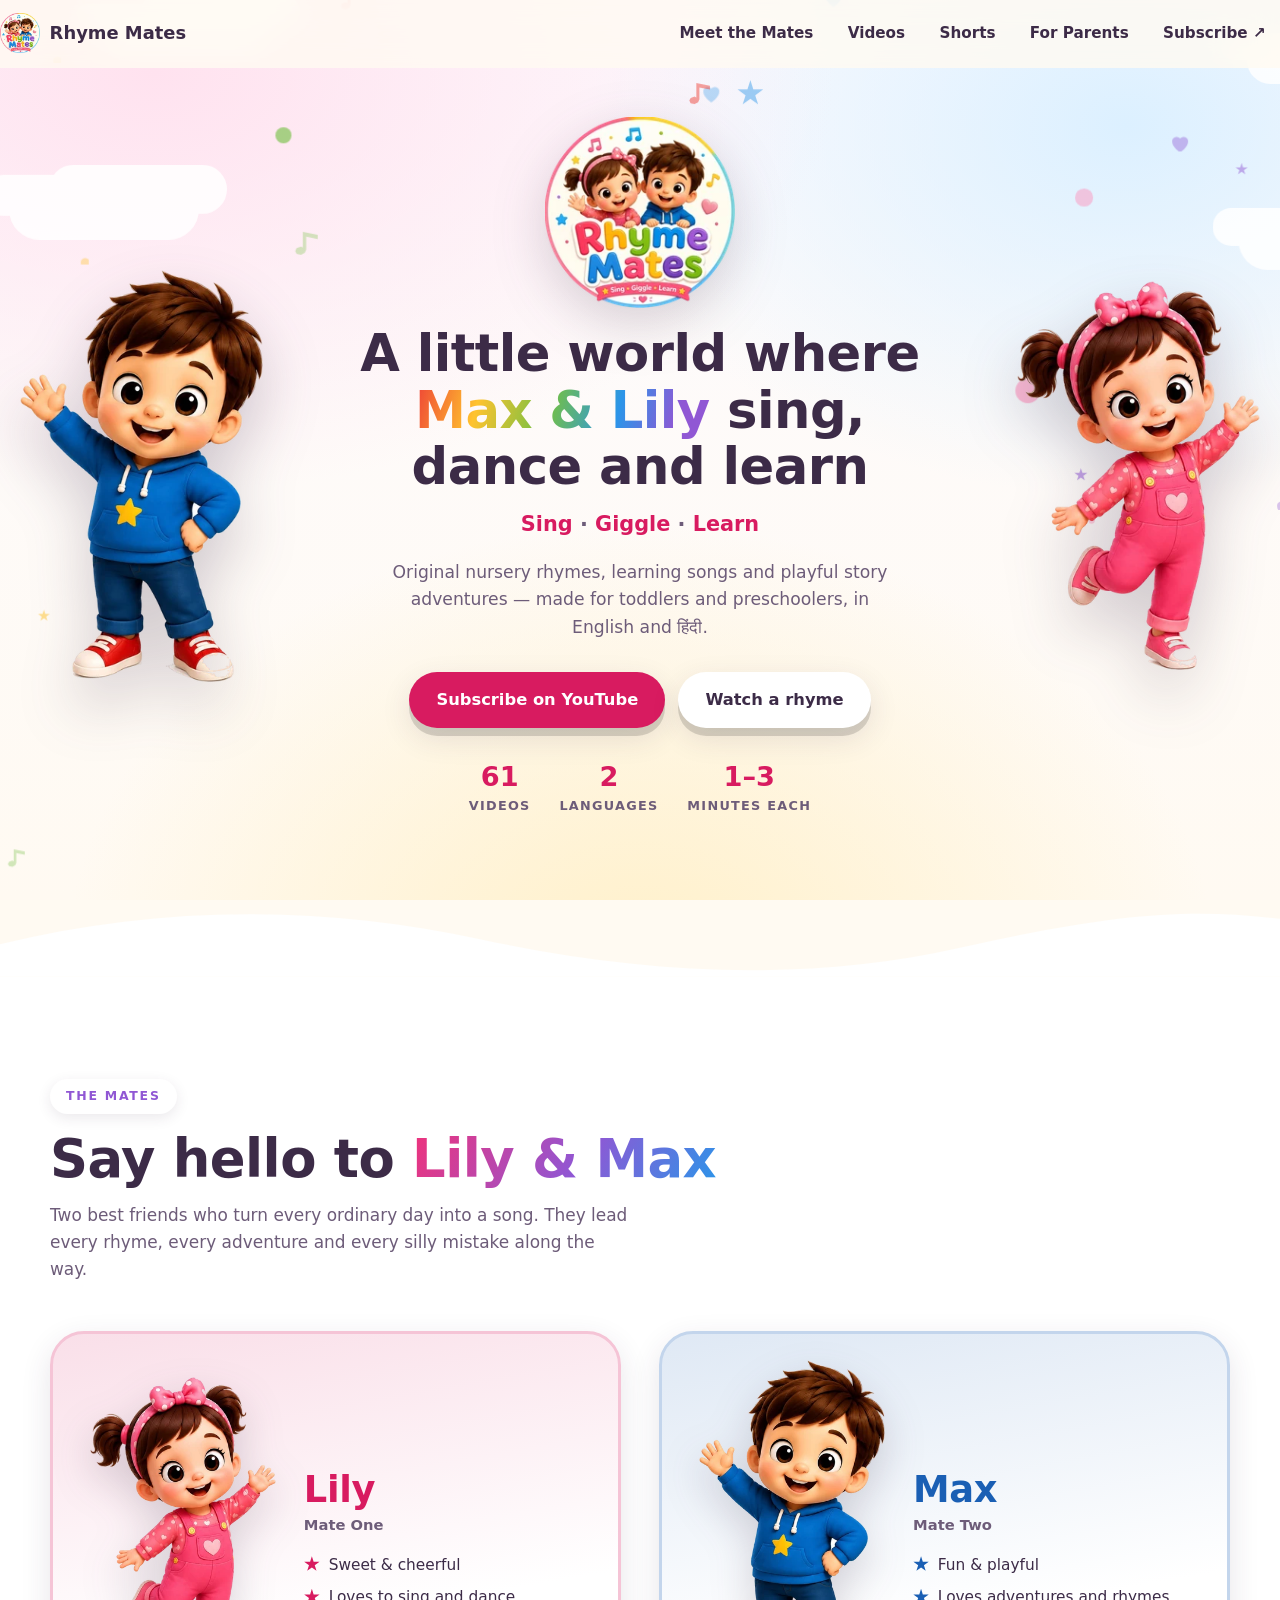
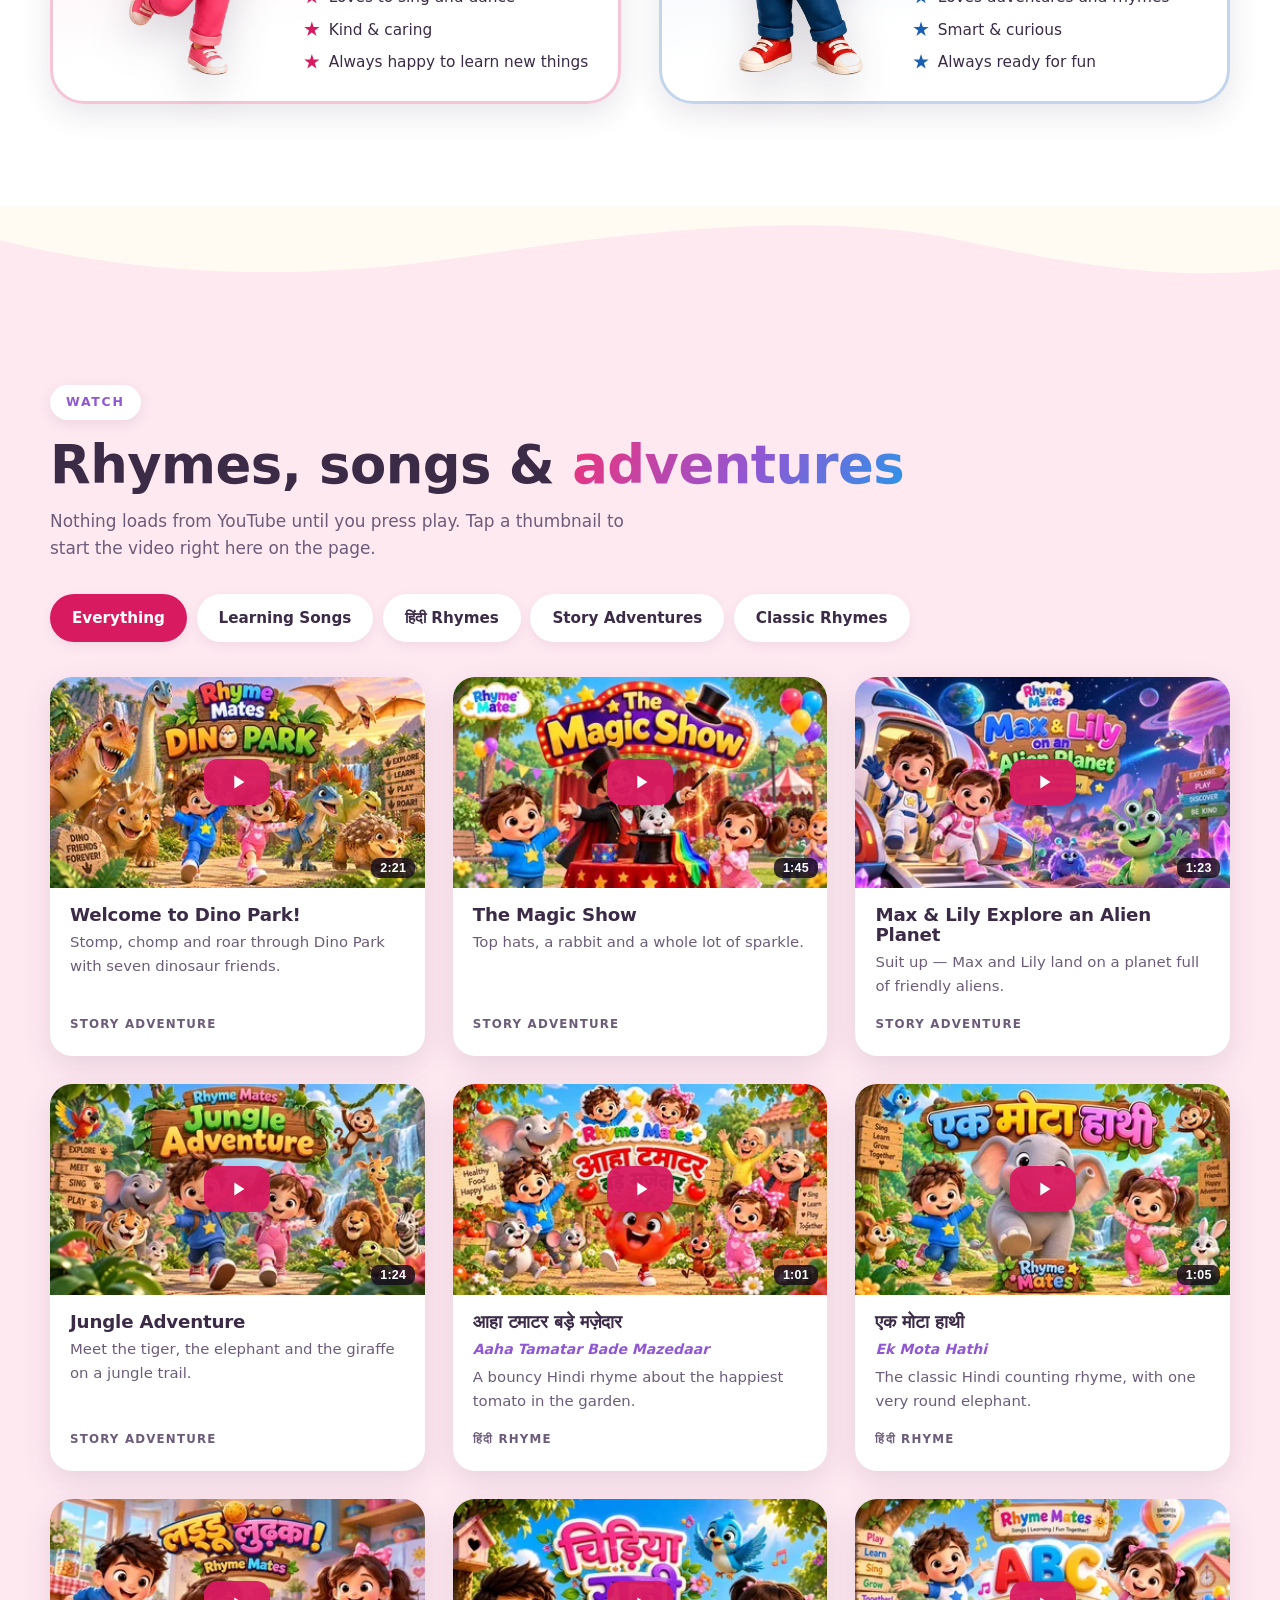
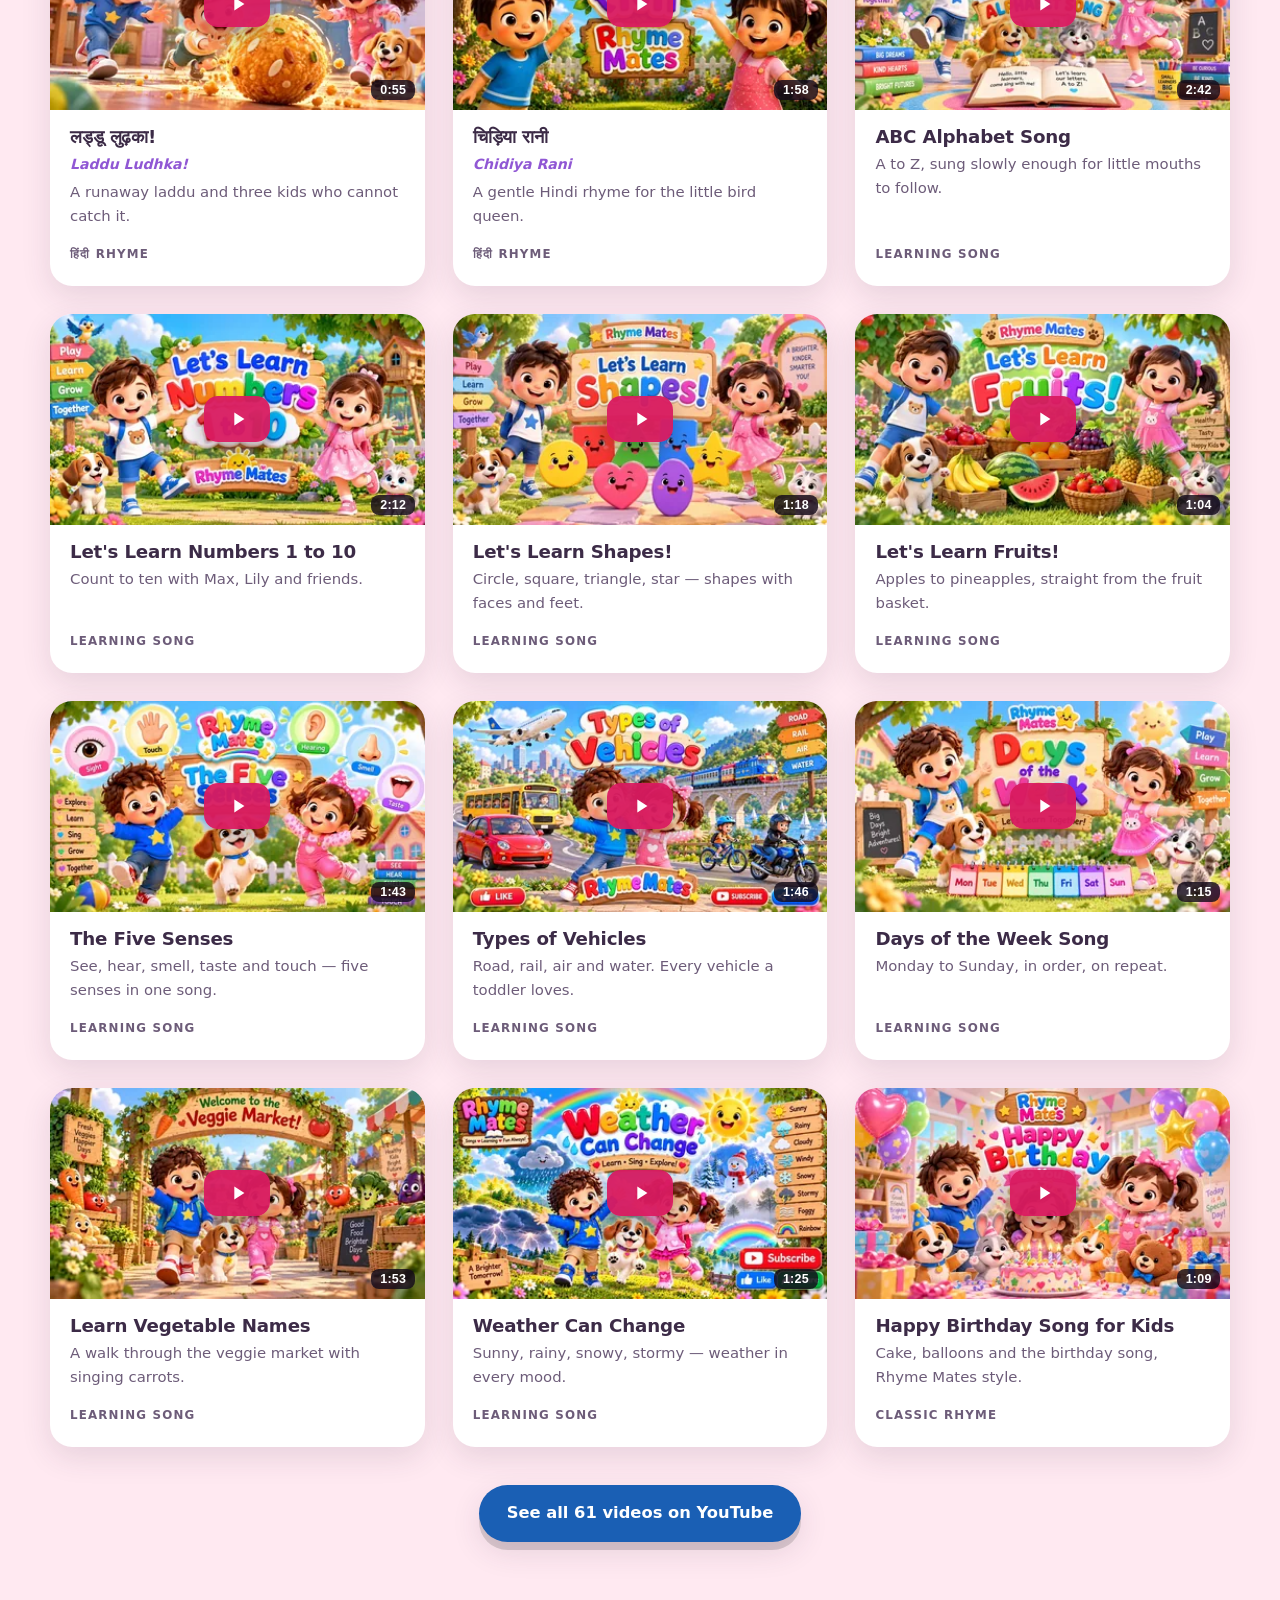
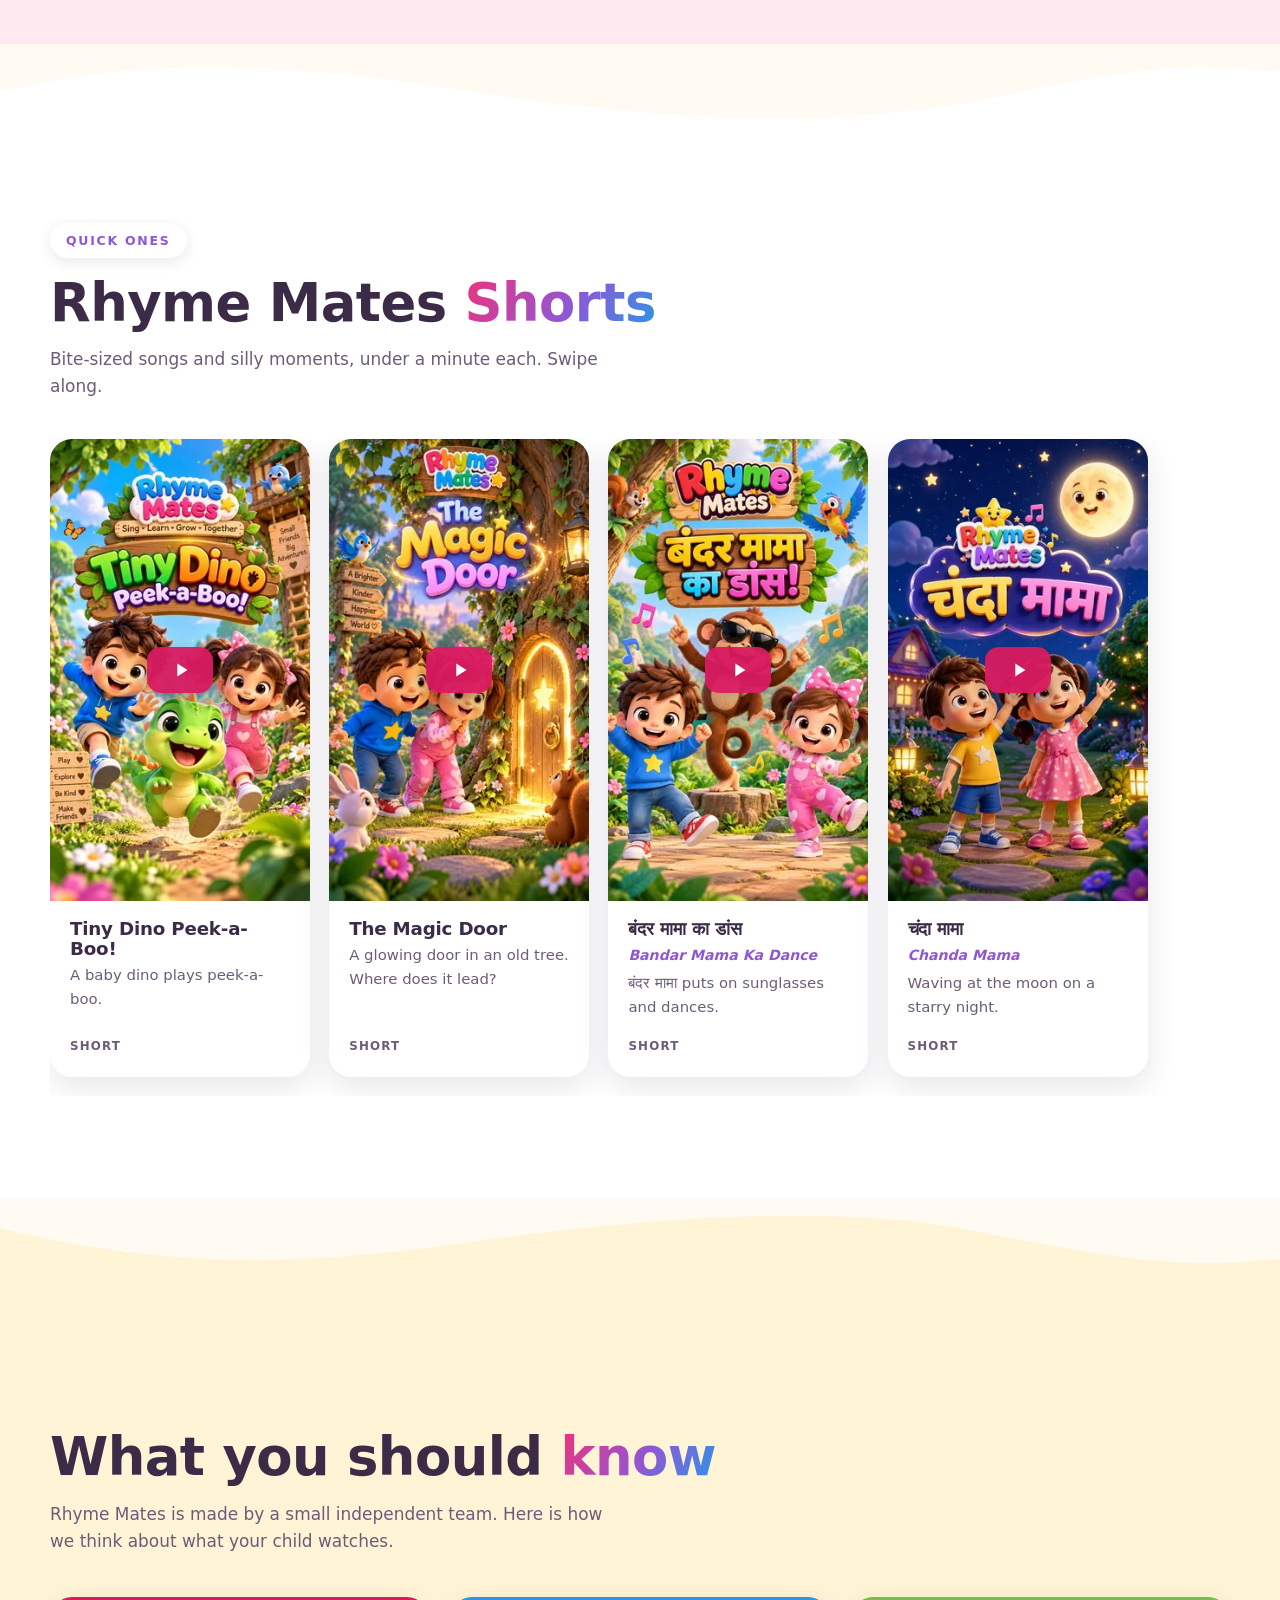
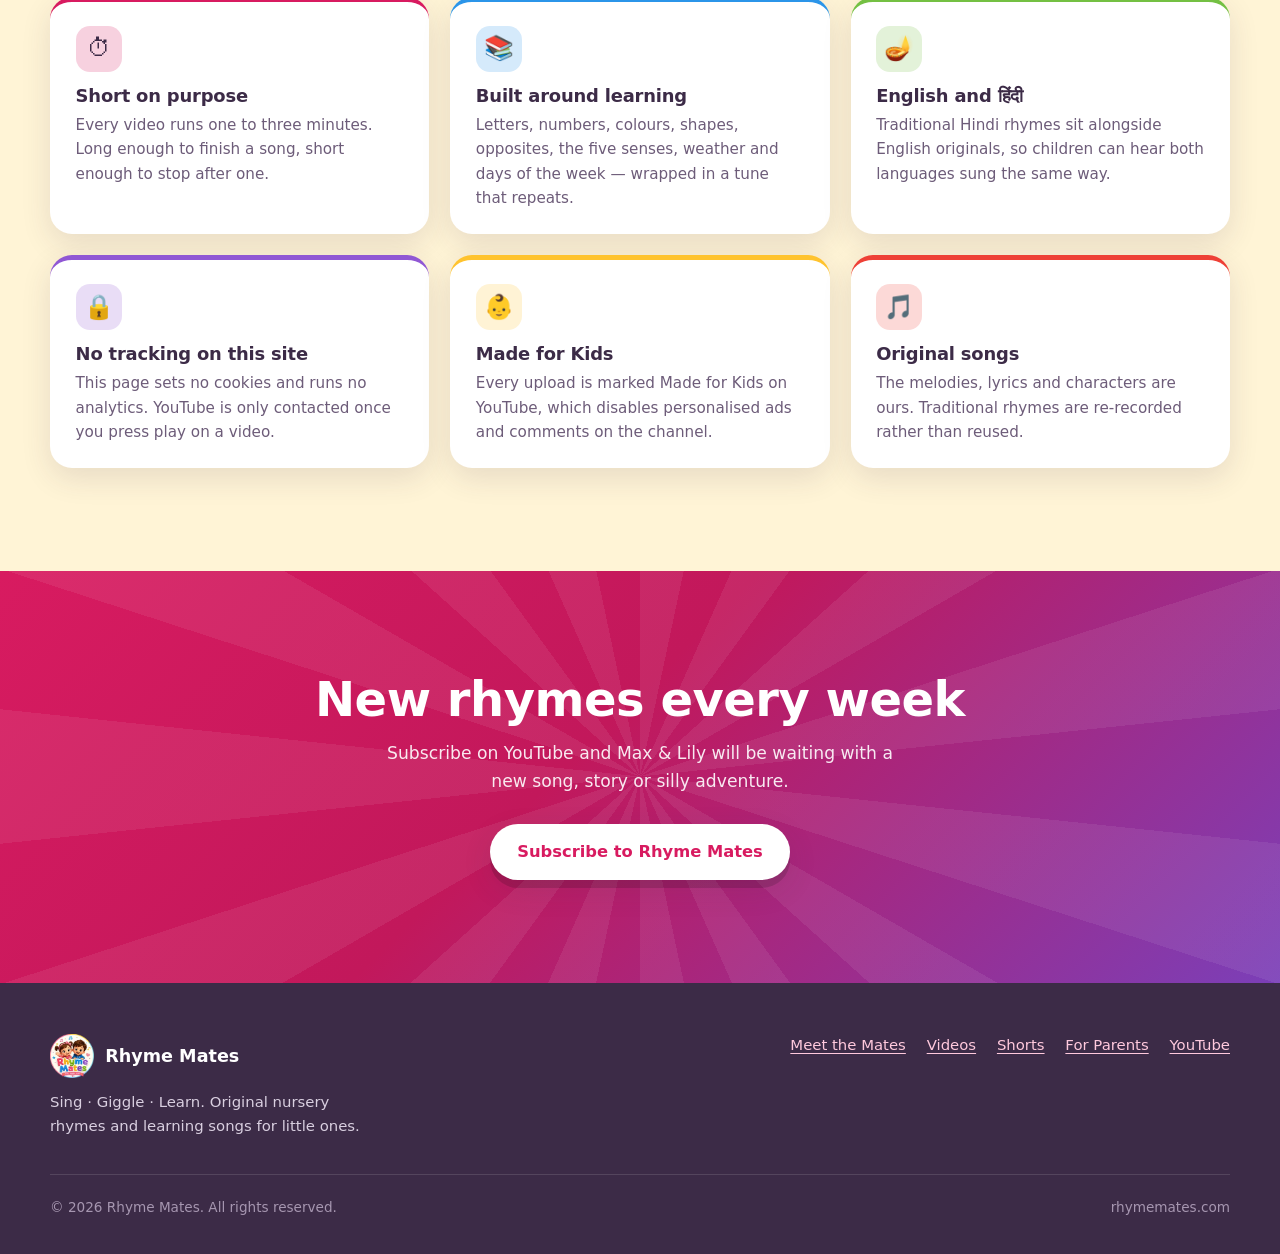
<file: docs/index.html>
<!doctype html>
<html lang="en">
<head>
<meta charset="utf-8">
<meta name="viewport" content="width=device-width, initial-scale=1">
<title>Rhyme Mates — Nursery Rhymes &amp; Learning Songs for Kids</title>
<meta name="description" content="Original nursery rhymes, kids' songs and playful story adventures with Max &amp; Lily. English and हिंदी rhymes for toddlers and preschoolers, one to three minutes long.">
<!-- Added by build_pages.py: GitHub Pages cannot send custom headers,
     so these travel in the document instead of site/_headers. -->
<meta name="referrer" content="strict-origin-when-cross-origin">
<meta http-equiv="Content-Security-Policy" content="default-src 'self'; img-src 'self' data:; style-src 'self' 'unsafe-inline'; script-src 'self'; frame-src https://www.youtube-nocookie.com https://www.youtube.com; base-uri 'self'; form-action 'none'">
<meta name="theme-color" content="#f0327a">
<link rel="canonical" href="https://rhymemates.com/">

<meta property="og:type" content="website">
<meta property="og:site_name" content="Rhyme Mates">
<meta property="og:title" content="Rhyme Mates — Nursery Rhymes &amp; Learning Songs for Kids">
<meta property="og:description" content="Sing, giggle and learn with Max &amp; Lily. Original rhymes and learning songs in English and हिंदी.">
<meta property="og:url" content="https://rhymemates.com/">
<meta property="og:image" content="https://rhymemates.com/assets/thumbs/dino-park-1600.jpg">
<meta property="og:image:alt" content="Max and Lily running through Dino Park with cartoon dinosaurs">
<meta name="twitter:card" content="summary_large_image">

<link rel="icon" href="favicon.svg" type="image/svg+xml">
<link rel="apple-touch-icon" href="assets/brand/logo.png">
<link rel="manifest" href="site.webmanifest">

<link rel="preload" as="image" href="assets/brand/logo-200.webp" fetchpriority="high">
<link rel="stylesheet" href="css/styles.css">
</head>

<body>
<a class="skip-link" href="#main">Skip to content</a>

<header class="nav" data-open="false">
  <div class="wrap nav__inner">
    <a class="nav__brand" href="#top">
      <img src="assets/brand/logo-128.webp" width="40" height="40" alt="" aria-hidden="true">
      <span>Rhyme&nbsp;Mates</span>
    </a>
    <button class="nav__toggle" type="button" aria-expanded="false" aria-controls="nav-links">
      <span></span><span></span><span></span>
      <span class="sr-only">Menu</span>
    </button>
    <ul class="nav__links" id="nav-links">
      <li><a href="#mates">Meet the Mates</a></li>
      <li><a href="#videos">Videos</a></li>
      <li><a href="#shorts">Shorts</a></li>
      <li><a href="#parents">For Parents</a></li>
      <li><a href="https://www.youtube.com/@RhymeMates?sub_confirmation=1" rel="noopener">Subscribe&nbsp;↗</a></li>
    </ul>
  </div>
</header>

<main id="main">

<!-- ====================================================== hero ========== -->
<section class="hero" id="top">
  <div class="hero__sky" aria-hidden="true"></div>

  <div class="hero__grid">
    <div class="hero__mate hero__mate--max">
      <img src="assets/brand/max-320.webp" srcset="assets/brand/max-200.webp 200w, assets/brand/max-320.webp 320w, assets/brand/max-480.webp 480w, assets/brand/max-700.webp 700w, assets/brand/max.webp 649w" sizes="(max-width: 560px) min(36vw, 150px), (max-width: 980px) min(34vw, 210px), clamp(150px, 19vw, 300px)" width="649" height="1100" alt="Max, a smiling boy in a blue hoodie with a yellow star, waving" fetchpriority="high">
    </div>

    <div class="hero__copy">
      <img class="hero__logo" src="assets/brand/logo-200.webp" srcset="assets/brand/logo-128.webp 128w, assets/brand/logo-200.webp 200w, assets/brand/logo-400.webp 400w, assets/brand/logo.webp 637w" sizes="clamp(124px, 15vw, 190px)" width="637" height="640" alt="Rhyme Mates" fetchpriority="high">
      <h1>A little world where <span>Max &amp; Lily</span> sing, dance and learn</h1>
      <p class="hero__tagline"><b>Sing</b> · <b>Giggle</b> · <b>Learn</b></p>
      <p class="hero__blurb">
        Original nursery rhymes, learning songs and playful story adventures —
        made for toddlers and preschoolers, in English and हिंदी.
      </p>
      <div class="hero__cta">
        <a class="btn" href="https://www.youtube.com/@RhymeMates?sub_confirmation=1" rel="noopener">
          Subscribe on YouTube
        </a>
        <a class="btn btn--ghost" href="#videos">Watch a rhyme</a>
      </div>
      <ul class="hero__stats">
        <li><b>61</b><span>Videos</span></li>
        <li><b>2</b><span>Languages</span></li>
        <li><b>1–3</b><span>Minutes each</span></li>
      </ul>
    </div>

    <div class="hero__mate hero__mate--lily">
      <img src="assets/brand/lily-320.webp" srcset="assets/brand/lily-200.webp 200w, assets/brand/lily-320.webp 320w, assets/brand/lily-480.webp 480w, assets/brand/lily-700.webp 700w, assets/brand/lily.webp 687w" sizes="(max-width: 560px) min(36vw, 150px), (max-width: 980px) min(34vw, 210px), clamp(150px, 19vw, 300px)" width="687" height="1100" alt="Lily, a smiling girl in pink dungarees with a polka-dot bow, waving" fetchpriority="high">
    </div>
  </div>
</section>

<svg class="wave wave--white" viewBox="0 0 1440 90" preserveAspectRatio="none" aria-hidden="true">
  <path d="M0 52c180-46 360-46 540-6s360 52 540 10 260-46 360-34v68H0Z"/>
</svg>

<!-- =================================================== meet the mates === -->
<section class="mates" id="mates">
  <div class="wrap">
    <p class="eyebrow" data-reveal>The Mates</p>
    <h2 class="section-title" data-reveal>Say hello to <em>Lily &amp; Max</em></h2>
    <p class="section-lede" data-reveal style="--d:80ms">
      Two best friends who turn every ordinary day into a song. They lead every
      rhyme, every adventure and every silly mistake along the way.
    </p>

    <div class="mates__grid">
      <article class="mate mate--lily" data-reveal>
        <figure class="mate__figure">
          <img src="assets/brand/lily-200.webp" srcset="assets/brand/lily-200.webp 200w, assets/brand/lily-320.webp 320w, assets/brand/lily-480.webp 480w, assets/brand/lily-700.webp 700w, assets/brand/lily.webp 687w" sizes="186px" width="687" height="1100" alt="Lily, in pink dungarees with a heart pocket and a polka-dot bow" loading="lazy">
        </figure>
        <div>
          <h3 class="mate__name">Lily</h3>
          <p class="mate__role">Mate One</p>
          <ul class="mate__traits">
            <li>Sweet &amp; cheerful</li>
            <li>Loves to sing and dance</li>
            <li>Kind &amp; caring</li>
            <li>Always happy to learn new things</li>
          </ul>
        </div>
      </article>

      <article class="mate mate--max" data-reveal style="--d:120ms">
        <figure class="mate__figure">
          <img src="assets/brand/max-200.webp" srcset="assets/brand/max-200.webp 200w, assets/brand/max-320.webp 320w, assets/brand/max-480.webp 480w, assets/brand/max-700.webp 700w, assets/brand/max.webp 649w" sizes="186px" width="649" height="1100" alt="Max, in a blue hoodie with a yellow star and red sneakers" loading="lazy">
        </figure>
        <div>
          <h3 class="mate__name">Max</h3>
          <p class="mate__role">Mate Two</p>
          <ul class="mate__traits">
            <li>Fun &amp; playful</li>
            <li>Loves adventures and rhymes</li>
            <li>Smart &amp; curious</li>
            <li>Always ready for fun</li>
          </ul>
        </div>
      </article>
    </div>
  </div>
</section>

<svg class="wave wave--pink" viewBox="0 0 1440 90" preserveAspectRatio="none" aria-hidden="true">
  <path d="M0 40c150 40 330 50 520 20s400-56 560-20 250 46 360 34v56H0Z"/>
</svg>

<!-- ======================================================= videos ======= -->
<section class="videos" id="videos">
  <div class="wrap">
    <p class="eyebrow" data-reveal>Watch</p>
    <h2 class="section-title" data-reveal>Rhymes, songs &amp; <em>adventures</em></h2>
    <p class="section-lede" data-reveal style="--d:80ms">
      Nothing loads from YouTube until you press play. Tap a thumbnail to start
      the video right here on the page.
    </p>

    <div class="filters" role="group" aria-label="Filter videos by category" data-reveal style="--d:140ms">
<!-- filters:start -->
<button class="filter" type="button" data-filter="all" aria-pressed="true">Everything</button><button class="filter" type="button" data-filter="learning" aria-pressed="false">Learning Songs</button><button class="filter" type="button" data-filter="hindi" aria-pressed="false">हिंदी Rhymes</button><button class="filter" type="button" data-filter="adventures" aria-pressed="false">Story Adventures</button><button class="filter" type="button" data-filter="rhymes" aria-pressed="false">Classic Rhymes</button>
<!-- filters:end -->
    </div>
    <p id="filter-status" class="sr-only" role="status" aria-live="polite"></p>

    <div class="grid">
<!-- videos:start -->
<article class="card" data-category="adventures" data-reveal style="--d:0ms"><button class="card__media" type="button" style="--lqip:url([data-uri])" data-video-id="REyv7l_L-R4" data-video-title="Welcome to Dino Park!" aria-label="Play Welcome to Dino Park!"><img src="assets/thumbs/dino-park-960.jpg" srcset="assets/thumbs/dino-park-360.webp 360w, assets/thumbs/dino-park-480.webp 480w, assets/thumbs/dino-park-960.webp 960w, assets/thumbs/dino-park-1600.webp 1600w" sizes="(max-width: 700px) 92vw, (max-width: 1100px) 46vw, 340px" alt="Thumbnail for Welcome to Dino Park!" loading="lazy" decoding="async" width="1600" height="900"><span class="card__play" aria-hidden="true"><svg viewBox="0 0 24 24" aria-hidden="true"><path d="M8 5v14l11-7z"/></svg></span><span class="card__badge">2:21</span></button><div class="card__body"><h3 class="card__title">Welcome to Dino Park!</h3><p class="card__blurb">Stomp, chomp and roar through Dino Park with seven dinosaur friends.</p><p class="card__tag">Story Adventure</p></div></article>
<article class="card" data-category="adventures" data-reveal style="--d:55ms"><button class="card__media" type="button" style="--lqip:url([data-uri])" data-video-id="tlJarRmFmt4" data-video-title="The Magic Show" aria-label="Play The Magic Show"><img src="assets/thumbs/the-magic-show-960.jpg" srcset="assets/thumbs/the-magic-show-360.webp 360w, assets/thumbs/the-magic-show-480.webp 480w, assets/thumbs/the-magic-show-960.webp 960w, assets/thumbs/the-magic-show-1600.webp 1600w" sizes="(max-width: 700px) 92vw, (max-width: 1100px) 46vw, 340px" alt="Thumbnail for The Magic Show" loading="lazy" decoding="async" width="1600" height="900"><span class="card__play" aria-hidden="true"><svg viewBox="0 0 24 24" aria-hidden="true"><path d="M8 5v14l11-7z"/></svg></span><span class="card__badge">1:45</span></button><div class="card__body"><h3 class="card__title">The Magic Show</h3><p class="card__blurb">Top hats, a rabbit and a whole lot of sparkle.</p><p class="card__tag">Story Adventure</p></div></article>
<article class="card" data-category="adventures" data-reveal style="--d:110ms"><button class="card__media" type="button" style="--lqip:url([data-uri])" data-video-id="3b1uMEpz51g" data-video-title="Max &amp; Lily Explore an Alien Planet" aria-label="Play Max &amp; Lily Explore an Alien Planet"><img src="assets/thumbs/alien-planet-960.jpg" srcset="assets/thumbs/alien-planet-360.webp 360w, assets/thumbs/alien-planet-480.webp 480w, assets/thumbs/alien-planet-960.webp 960w, assets/thumbs/alien-planet-1600.webp 1600w" sizes="(max-width: 700px) 92vw, (max-width: 1100px) 46vw, 340px" alt="Thumbnail for Max &amp; Lily Explore an Alien Planet" loading="lazy" decoding="async" width="1600" height="900"><span class="card__play" aria-hidden="true"><svg viewBox="0 0 24 24" aria-hidden="true"><path d="M8 5v14l11-7z"/></svg></span><span class="card__badge">1:23</span></button><div class="card__body"><h3 class="card__title">Max &amp; Lily Explore an Alien Planet</h3><p class="card__blurb">Suit up — Max and Lily land on a planet full of friendly aliens.</p><p class="card__tag">Story Adventure</p></div></article>
<article class="card" data-category="adventures" data-reveal style="--d:165ms"><button class="card__media" type="button" style="--lqip:url([data-uri])" data-video-id="-SALwVDtYSg" data-video-title="Jungle Adventure" aria-label="Play Jungle Adventure"><img src="assets/thumbs/jungle-adventure-960.jpg" srcset="assets/thumbs/jungle-adventure-360.webp 360w, assets/thumbs/jungle-adventure-480.webp 480w, assets/thumbs/jungle-adventure-960.webp 960w, assets/thumbs/jungle-adventure-1600.webp 1600w" sizes="(max-width: 700px) 92vw, (max-width: 1100px) 46vw, 340px" alt="Thumbnail for Jungle Adventure" loading="lazy" decoding="async" width="1600" height="900"><span class="card__play" aria-hidden="true"><svg viewBox="0 0 24 24" aria-hidden="true"><path d="M8 5v14l11-7z"/></svg></span><span class="card__badge">1:24</span></button><div class="card__body"><h3 class="card__title">Jungle Adventure</h3><p class="card__blurb">Meet the tiger, the elephant and the giraffe on a jungle trail.</p><p class="card__tag">Story Adventure</p></div></article>
<article class="card" data-category="hindi" data-reveal style="--d:220ms"><button class="card__media" type="button" style="--lqip:url([data-uri])" data-video-id="5Qfe-aw35bQ" data-video-title="आहा टमाटर बड़े मज़ेदार" aria-label="Play Aaha Tamatar Bade Mazedaar"><img src="assets/thumbs/aaha-tamatar-960.jpg" srcset="assets/thumbs/aaha-tamatar-360.webp 360w, assets/thumbs/aaha-tamatar-480.webp 480w, assets/thumbs/aaha-tamatar-960.webp 960w, assets/thumbs/aaha-tamatar-1600.webp 1600w" sizes="(max-width: 700px) 92vw, (max-width: 1100px) 46vw, 340px" alt="Thumbnail for आहा टमाटर बड़े मज़ेदार" loading="lazy" decoding="async" width="1600" height="900"><span class="card__play" aria-hidden="true"><svg viewBox="0 0 24 24" aria-hidden="true"><path d="M8 5v14l11-7z"/></svg></span><span class="card__badge">1:01</span></button><div class="card__body"><h3 class="card__title">आहा टमाटर बड़े मज़ेदार</h3><p class="card__roman">Aaha Tamatar Bade Mazedaar</p><p class="card__blurb">A bouncy Hindi rhyme about the happiest tomato in the garden.</p><p class="card__tag">हिंदी Rhyme</p></div></article>
<article class="card" data-category="hindi" data-reveal style="--d:275ms"><button class="card__media" type="button" style="--lqip:url([data-uri])" data-video-id="7t17zqyK_cI" data-video-title="एक मोटा हाथी" aria-label="Play Ek Mota Hathi"><img src="assets/thumbs/ek-mota-hathi-960.jpg" srcset="assets/thumbs/ek-mota-hathi-360.webp 360w, assets/thumbs/ek-mota-hathi-480.webp 480w, assets/thumbs/ek-mota-hathi-960.webp 960w, assets/thumbs/ek-mota-hathi-1600.webp 1600w" sizes="(max-width: 700px) 92vw, (max-width: 1100px) 46vw, 340px" alt="Thumbnail for एक मोटा हाथी" loading="lazy" decoding="async" width="1600" height="900"><span class="card__play" aria-hidden="true"><svg viewBox="0 0 24 24" aria-hidden="true"><path d="M8 5v14l11-7z"/></svg></span><span class="card__badge">1:05</span></button><div class="card__body"><h3 class="card__title">एक मोटा हाथी</h3><p class="card__roman">Ek Mota Hathi</p><p class="card__blurb">The classic Hindi counting rhyme, with one very round elephant.</p><p class="card__tag">हिंदी Rhyme</p></div></article>
<article class="card" data-category="hindi" data-reveal style="--d:330ms"><button class="card__media" type="button" style="--lqip:url([data-uri])" data-video-id="fm630W_F0pw" data-video-title="लड्डू लुढ़का!" aria-label="Play Laddu Ludhka!"><img src="assets/thumbs/laddu-ludhka-960.jpg" srcset="assets/thumbs/laddu-ludhka-360.webp 360w, assets/thumbs/laddu-ludhka-480.webp 480w, assets/thumbs/laddu-ludhka-960.webp 960w, assets/thumbs/laddu-ludhka-1600.webp 1600w" sizes="(max-width: 700px) 92vw, (max-width: 1100px) 46vw, 340px" alt="Thumbnail for लड्डू लुढ़का!" loading="lazy" decoding="async" width="1600" height="900"><span class="card__play" aria-hidden="true"><svg viewBox="0 0 24 24" aria-hidden="true"><path d="M8 5v14l11-7z"/></svg></span><span class="card__badge">0:55</span></button><div class="card__body"><h3 class="card__title">लड्डू लुढ़का!</h3><p class="card__roman">Laddu Ludhka!</p><p class="card__blurb">A runaway laddu and three kids who cannot catch it.</p><p class="card__tag">हिंदी Rhyme</p></div></article>
<article class="card" data-category="hindi" data-reveal style="--d:385ms"><button class="card__media" type="button" style="--lqip:url([data-uri])" data-video-id="l9dSf15yz2o" data-video-title="चिड़िया रानी" aria-label="Play Chidiya Rani"><img src="assets/thumbs/chidiya-rani-960.jpg" srcset="assets/thumbs/chidiya-rani-360.webp 360w, assets/thumbs/chidiya-rani-480.webp 480w, assets/thumbs/chidiya-rani-960.webp 960w, assets/thumbs/chidiya-rani-1600.webp 1600w" sizes="(max-width: 700px) 92vw, (max-width: 1100px) 46vw, 340px" alt="Thumbnail for चिड़िया रानी" loading="lazy" decoding="async" width="1600" height="900"><span class="card__play" aria-hidden="true"><svg viewBox="0 0 24 24" aria-hidden="true"><path d="M8 5v14l11-7z"/></svg></span><span class="card__badge">1:58</span></button><div class="card__body"><h3 class="card__title">चिड़िया रानी</h3><p class="card__roman">Chidiya Rani</p><p class="card__blurb">A gentle Hindi rhyme for the little bird queen.</p><p class="card__tag">हिंदी Rhyme</p></div></article>
<article class="card" data-category="learning" data-reveal style="--d:440ms"><button class="card__media" type="button" style="--lqip:url([data-uri])" data-video-id="tKSB9DJyJcw" data-video-title="ABC Alphabet Song" aria-label="Play ABC Alphabet Song"><img src="assets/thumbs/abc-alphabet-song-960.jpg" srcset="assets/thumbs/abc-alphabet-song-360.webp 360w, assets/thumbs/abc-alphabet-song-480.webp 480w, assets/thumbs/abc-alphabet-song-960.webp 960w, assets/thumbs/abc-alphabet-song-1600.webp 1600w" sizes="(max-width: 700px) 92vw, (max-width: 1100px) 46vw, 340px" alt="Thumbnail for ABC Alphabet Song" loading="lazy" decoding="async" width="1600" height="900"><span class="card__play" aria-hidden="true"><svg viewBox="0 0 24 24" aria-hidden="true"><path d="M8 5v14l11-7z"/></svg></span><span class="card__badge">2:42</span></button><div class="card__body"><h3 class="card__title">ABC Alphabet Song</h3><p class="card__blurb">A to Z, sung slowly enough for little mouths to follow.</p><p class="card__tag">Learning Song</p></div></article>
<article class="card" data-category="learning" data-reveal style="--d:440ms"><button class="card__media" type="button" style="--lqip:url([data-uri])" data-video-id="s3HJe9Tg1o0" data-video-title="Let&#x27;s Learn Numbers 1 to 10" aria-label="Play Let&#x27;s Learn Numbers 1 to 10"><img src="assets/thumbs/lets-learn-numbers-1-to-10-960.jpg" srcset="assets/thumbs/lets-learn-numbers-1-to-10-360.webp 360w, assets/thumbs/lets-learn-numbers-1-to-10-480.webp 480w, assets/thumbs/lets-learn-numbers-1-to-10-960.webp 960w, assets/thumbs/lets-learn-numbers-1-to-10-1600.webp 1600w" sizes="(max-width: 700px) 92vw, (max-width: 1100px) 46vw, 340px" alt="Thumbnail for Let&#x27;s Learn Numbers 1 to 10" loading="lazy" decoding="async" width="1600" height="900"><span class="card__play" aria-hidden="true"><svg viewBox="0 0 24 24" aria-hidden="true"><path d="M8 5v14l11-7z"/></svg></span><span class="card__badge">2:12</span></button><div class="card__body"><h3 class="card__title">Let&#x27;s Learn Numbers 1 to 10</h3><p class="card__blurb">Count to ten with Max, Lily and friends.</p><p class="card__tag">Learning Song</p></div></article>
<article class="card" data-category="learning" data-reveal style="--d:440ms"><button class="card__media" type="button" style="--lqip:url([data-uri])" data-video-id="dqt5MYCNwB8" data-video-title="Let&#x27;s Learn Shapes!" aria-label="Play Let&#x27;s Learn Shapes!"><img src="assets/thumbs/lets-learn-shapes-960.jpg" srcset="assets/thumbs/lets-learn-shapes-360.webp 360w, assets/thumbs/lets-learn-shapes-480.webp 480w, assets/thumbs/lets-learn-shapes-960.webp 960w, assets/thumbs/lets-learn-shapes-1600.webp 1600w" sizes="(max-width: 700px) 92vw, (max-width: 1100px) 46vw, 340px" alt="Thumbnail for Let&#x27;s Learn Shapes!" loading="lazy" decoding="async" width="1600" height="900"><span class="card__play" aria-hidden="true"><svg viewBox="0 0 24 24" aria-hidden="true"><path d="M8 5v14l11-7z"/></svg></span><span class="card__badge">1:18</span></button><div class="card__body"><h3 class="card__title">Let&#x27;s Learn Shapes!</h3><p class="card__blurb">Circle, square, triangle, star — shapes with faces and feet.</p><p class="card__tag">Learning Song</p></div></article>
<article class="card" data-category="learning" data-reveal style="--d:440ms"><button class="card__media" type="button" style="--lqip:url([data-uri])" data-video-id="RKBRop-xqJg" data-video-title="Let&#x27;s Learn Fruits!" aria-label="Play Let&#x27;s Learn Fruits!"><img src="assets/thumbs/lets-learn-fruits-960.jpg" srcset="assets/thumbs/lets-learn-fruits-360.webp 360w, assets/thumbs/lets-learn-fruits-480.webp 480w, assets/thumbs/lets-learn-fruits-960.webp 960w, assets/thumbs/lets-learn-fruits-1600.webp 1600w" sizes="(max-width: 700px) 92vw, (max-width: 1100px) 46vw, 340px" alt="Thumbnail for Let&#x27;s Learn Fruits!" loading="lazy" decoding="async" width="1600" height="900"><span class="card__play" aria-hidden="true"><svg viewBox="0 0 24 24" aria-hidden="true"><path d="M8 5v14l11-7z"/></svg></span><span class="card__badge">1:04</span></button><div class="card__body"><h3 class="card__title">Let&#x27;s Learn Fruits!</h3><p class="card__blurb">Apples to pineapples, straight from the fruit basket.</p><p class="card__tag">Learning Song</p></div></article>
<article class="card" data-category="learning" data-reveal style="--d:440ms"><button class="card__media" type="button" style="--lqip:url([data-uri])" data-video-id="BuQtZi0fxc0" data-video-title="The Five Senses" aria-label="Play The Five Senses"><img src="assets/thumbs/five-senses-960.jpg" srcset="assets/thumbs/five-senses-360.webp 360w, assets/thumbs/five-senses-480.webp 480w, assets/thumbs/five-senses-960.webp 960w, assets/thumbs/five-senses-1600.webp 1600w" sizes="(max-width: 700px) 92vw, (max-width: 1100px) 46vw, 340px" alt="Thumbnail for The Five Senses" loading="lazy" decoding="async" width="1600" height="900"><span class="card__play" aria-hidden="true"><svg viewBox="0 0 24 24" aria-hidden="true"><path d="M8 5v14l11-7z"/></svg></span><span class="card__badge">1:43</span></button><div class="card__body"><h3 class="card__title">The Five Senses</h3><p class="card__blurb">See, hear, smell, taste and touch — five senses in one song.</p><p class="card__tag">Learning Song</p></div></article>
<article class="card" data-category="learning" data-reveal style="--d:440ms"><button class="card__media" type="button" style="--lqip:url([data-uri])" data-video-id="kazOSmDPpN0" data-video-title="Types of Vehicles" aria-label="Play Types of Vehicles"><img src="assets/thumbs/types-of-vehicles-960.jpg" srcset="assets/thumbs/types-of-vehicles-360.webp 360w, assets/thumbs/types-of-vehicles-480.webp 480w, assets/thumbs/types-of-vehicles-960.webp 960w, assets/thumbs/types-of-vehicles-1600.webp 1600w" sizes="(max-width: 700px) 92vw, (max-width: 1100px) 46vw, 340px" alt="Thumbnail for Types of Vehicles" loading="lazy" decoding="async" width="1600" height="900"><span class="card__play" aria-hidden="true"><svg viewBox="0 0 24 24" aria-hidden="true"><path d="M8 5v14l11-7z"/></svg></span><span class="card__badge">1:46</span></button><div class="card__body"><h3 class="card__title">Types of Vehicles</h3><p class="card__blurb">Road, rail, air and water. Every vehicle a toddler loves.</p><p class="card__tag">Learning Song</p></div></article>
<article class="card" data-category="learning" data-reveal style="--d:440ms"><button class="card__media" type="button" style="--lqip:url([data-uri])" data-video-id="naYdqhTL2Nw" data-video-title="Days of the Week Song" aria-label="Play Days of the Week Song"><img src="assets/thumbs/days-of-the-week-sign-960.jpg" srcset="assets/thumbs/days-of-the-week-sign-360.webp 360w, assets/thumbs/days-of-the-week-sign-480.webp 480w, assets/thumbs/days-of-the-week-sign-960.webp 960w, assets/thumbs/days-of-the-week-sign-1600.webp 1600w" sizes="(max-width: 700px) 92vw, (max-width: 1100px) 46vw, 340px" alt="Thumbnail for Days of the Week Song" loading="lazy" decoding="async" width="1600" height="900"><span class="card__play" aria-hidden="true"><svg viewBox="0 0 24 24" aria-hidden="true"><path d="M8 5v14l11-7z"/></svg></span><span class="card__badge">1:15</span></button><div class="card__body"><h3 class="card__title">Days of the Week Song</h3><p class="card__blurb">Monday to Sunday, in order, on repeat.</p><p class="card__tag">Learning Song</p></div></article>
<article class="card" data-category="learning" data-reveal style="--d:440ms"><button class="card__media" type="button" style="--lqip:url([data-uri])" data-video-id="kqjfjn2QsSw" data-video-title="Learn Vegetable Names" aria-label="Play Learn Vegetable Names"><img src="assets/thumbs/veggie-market-960.jpg" srcset="assets/thumbs/veggie-market-360.webp 360w, assets/thumbs/veggie-market-480.webp 480w, assets/thumbs/veggie-market-960.webp 960w, assets/thumbs/veggie-market-1600.webp 1600w" sizes="(max-width: 700px) 92vw, (max-width: 1100px) 46vw, 340px" alt="Thumbnail for Learn Vegetable Names" loading="lazy" decoding="async" width="1600" height="900"><span class="card__play" aria-hidden="true"><svg viewBox="0 0 24 24" aria-hidden="true"><path d="M8 5v14l11-7z"/></svg></span><span class="card__badge">1:53</span></button><div class="card__body"><h3 class="card__title">Learn Vegetable Names</h3><p class="card__blurb">A walk through the veggie market with singing carrots.</p><p class="card__tag">Learning Song</p></div></article>
<article class="card" data-category="learning" data-reveal style="--d:440ms"><button class="card__media" type="button" style="--lqip:url([data-uri])" data-video-id="Jm3VIA6yf_Y" data-video-title="Weather Can Change" aria-label="Play Weather Can Change"><img src="assets/thumbs/weather-can-change-960.jpg" srcset="assets/thumbs/weather-can-change-360.webp 360w, assets/thumbs/weather-can-change-480.webp 480w, assets/thumbs/weather-can-change-960.webp 960w, assets/thumbs/weather-can-change-1600.webp 1600w" sizes="(max-width: 700px) 92vw, (max-width: 1100px) 46vw, 340px" alt="Thumbnail for Weather Can Change" loading="lazy" decoding="async" width="1600" height="900"><span class="card__play" aria-hidden="true"><svg viewBox="0 0 24 24" aria-hidden="true"><path d="M8 5v14l11-7z"/></svg></span><span class="card__badge">1:25</span></button><div class="card__body"><h3 class="card__title">Weather Can Change</h3><p class="card__blurb">Sunny, rainy, snowy, stormy — weather in every mood.</p><p class="card__tag">Learning Song</p></div></article>
<article class="card" data-category="rhymes" data-reveal style="--d:440ms"><button class="card__media" type="button" style="--lqip:url([data-uri])" data-video-id="YAS_whxDWww" data-video-title="Happy Birthday Song for Kids" aria-label="Play Happy Birthday Song for Kids"><img src="assets/thumbs/happy-birthday-song-960.jpg" srcset="assets/thumbs/happy-birthday-song-360.webp 360w, assets/thumbs/happy-birthday-song-480.webp 480w, assets/thumbs/happy-birthday-song-960.webp 960w, assets/thumbs/happy-birthday-song-1600.webp 1600w" sizes="(max-width: 700px) 92vw, (max-width: 1100px) 46vw, 340px" alt="Thumbnail for Happy Birthday Song for Kids" loading="lazy" decoding="async" width="1600" height="900"><span class="card__play" aria-hidden="true"><svg viewBox="0 0 24 24" aria-hidden="true"><path d="M8 5v14l11-7z"/></svg></span><span class="card__badge">1:09</span></button><div class="card__body"><h3 class="card__title">Happy Birthday Song for Kids</h3><p class="card__blurb">Cake, balloons and the birthday song, Rhyme Mates style.</p><p class="card__tag">Classic Rhyme</p></div></article>
<!-- videos:end -->
    </div>

    <p style="margin-top:2.4rem;text-align:center" data-reveal>
      <a class="btn btn--blue" href="https://www.youtube.com/@RhymeMates/videos" rel="noopener">
        See all 61 videos on YouTube
      </a>
    </p>
  </div>
</section>

<svg class="wave wave--white" viewBox="0 0 1440 90" preserveAspectRatio="none" aria-hidden="true">
  <path d="M0 56c200-52 380-24 560 4s380 42 560 2 220-38 320-30v58H0Z"/>
</svg>

<!-- ======================================================= shorts ======= -->
<section class="shorts" id="shorts">
  <div class="wrap">
    <p class="eyebrow" data-reveal>Quick ones</p>
    <h2 class="section-title" data-reveal>Rhyme Mates <em>Shorts</em></h2>
    <p class="section-lede" data-reveal style="--d:80ms">
      Bite-sized songs and silly moments, under a minute each. Swipe along.
    </p>
  </div>

  <div class="wrap">
    <div class="rail" tabindex="0" role="region" aria-label="Rhyme Mates Shorts, scrollable">
<!-- shorts:start -->
<article class="card card--short" data-category="shorts" data-reveal><button class="card__media" type="button" style="--lqip:url([data-uri])" data-video-id="8yOr_kHFSEY" data-video-title="Tiny Dino Peek-a-Boo!" aria-label="Play Tiny Dino Peek-a-Boo!"><img src="assets/shorts/tiny-dino-peekaboo-600.webp" srcset="assets/shorts/tiny-dino-peekaboo-240.webp 240w, assets/shorts/tiny-dino-peekaboo-300.webp 300w, assets/shorts/tiny-dino-peekaboo-600.webp 600w" sizes="(max-width: 700px) 72vw, 260px" alt="Thumbnail for Tiny Dino Peek-a-Boo!" loading="lazy" decoding="async" width="600" height="1067"><span class="card__play" aria-hidden="true"><svg viewBox="0 0 24 24" aria-hidden="true"><path d="M8 5v14l11-7z"/></svg></span></button><div class="card__body"><h3 class="card__title">Tiny Dino Peek-a-Boo!</h3><p class="card__blurb">A baby dino plays peek-a-boo.</p><p class="card__tag">Short</p></div></article>
<article class="card card--short" data-category="shorts" data-reveal><button class="card__media" type="button" style="--lqip:url([data-uri])" data-video-id="Czih-Y4sueE" data-video-title="The Magic Door" aria-label="Play The Magic Door"><img src="assets/shorts/the-magic-door-600.webp" srcset="assets/shorts/the-magic-door-240.webp 240w, assets/shorts/the-magic-door-300.webp 300w, assets/shorts/the-magic-door-600.webp 600w" sizes="(max-width: 700px) 72vw, 260px" alt="Thumbnail for The Magic Door" loading="lazy" decoding="async" width="600" height="1067"><span class="card__play" aria-hidden="true"><svg viewBox="0 0 24 24" aria-hidden="true"><path d="M8 5v14l11-7z"/></svg></span></button><div class="card__body"><h3 class="card__title">The Magic Door</h3><p class="card__blurb">A glowing door in an old tree. Where does it lead?</p><p class="card__tag">Short</p></div></article>
<article class="card card--short" data-category="shorts" data-reveal><button class="card__media" type="button" style="--lqip:url([data-uri])" data-video-id="_iQulm2ukIM" data-video-title="बंदर मामा का डांस" aria-label="Play Bandar Mama Ka Dance"><img src="assets/shorts/bandar-mama-ka-dance-600.webp" srcset="assets/shorts/bandar-mama-ka-dance-240.webp 240w, assets/shorts/bandar-mama-ka-dance-300.webp 300w, assets/shorts/bandar-mama-ka-dance-600.webp 600w" sizes="(max-width: 700px) 72vw, 260px" alt="Thumbnail for बंदर मामा का डांस" loading="lazy" decoding="async" width="600" height="1067"><span class="card__play" aria-hidden="true"><svg viewBox="0 0 24 24" aria-hidden="true"><path d="M8 5v14l11-7z"/></svg></span></button><div class="card__body"><h3 class="card__title">बंदर मामा का डांस</h3><p class="card__roman">Bandar Mama Ka Dance</p><p class="card__blurb">बंदर मामा puts on sunglasses and dances.</p><p class="card__tag">Short</p></div></article>
<article class="card card--short" data-category="shorts" data-reveal><button class="card__media" type="button" style="--lqip:url([data-uri])" data-video-id="pDMFdDrx5xk" data-video-title="चंदा मामा" aria-label="Play Chanda Mama"><img src="assets/shorts/chanda-mama-600.webp" srcset="assets/shorts/chanda-mama-240.webp 240w, assets/shorts/chanda-mama-300.webp 300w, assets/shorts/chanda-mama-600.webp 600w" sizes="(max-width: 700px) 72vw, 260px" alt="Thumbnail for चंदा मामा" loading="lazy" decoding="async" width="600" height="1067"><span class="card__play" aria-hidden="true"><svg viewBox="0 0 24 24" aria-hidden="true"><path d="M8 5v14l11-7z"/></svg></span></button><div class="card__body"><h3 class="card__title">चंदा मामा</h3><p class="card__roman">Chanda Mama</p><p class="card__blurb">Waving at the moon on a starry night.</p><p class="card__tag">Short</p></div></article>
<!-- shorts:end -->
    </div>
  </div>
</section>

<svg class="wave wave--yellow" viewBox="0 0 1440 90" preserveAspectRatio="none" aria-hidden="true">
  <path d="M0 34c170 44 320 48 520 18s420-48 580-14 230 44 340 32v60H0Z"/>
</svg>

<!-- ==================================================== for parents ===== -->
<section class="parents" id="parents">
  <div class="wrap">
    <p class="eyebrow" data-reveal>For grown-ups</p>
    <h2 class="section-title" data-reveal>What you should <em>know</em></h2>
    <p class="section-lede" data-reveal style="--d:80ms">
      Rhyme Mates is made by a small independent team. Here is how we think
      about what your child watches.
    </p>

    <div class="parents__grid">
      <article class="fact" style="--accent:var(--pink)" data-reveal>
        <div class="fact__icon" aria-hidden="true">⏱</div>
        <h3>Short on purpose</h3>
        <p>Every video runs one to three minutes. Long enough to finish a song, short enough to stop after one.</p>
      </article>

      <article class="fact" style="--accent:var(--blue);--d:80ms" data-reveal>
        <div class="fact__icon" aria-hidden="true">📚</div>
        <h3>Built around learning</h3>
        <p>Letters, numbers, colours, shapes, opposites, the five senses, weather and days of the week — wrapped in a tune that repeats.</p>
      </article>

      <article class="fact" style="--accent:var(--green)" data-reveal>
        <div class="fact__icon" aria-hidden="true">🪔</div>
        <h3>English and हिंदी</h3>
        <p>Traditional Hindi rhymes sit alongside English originals, so children can hear both languages sung the same way.</p>
      </article>

      <article class="fact" style="--accent:var(--purple)" data-reveal>
        <div class="fact__icon" aria-hidden="true">🔒</div>
        <h3>No tracking on this site</h3>
        <p>This page sets no cookies and runs no analytics. YouTube is only contacted once you press play on a video.</p>
      </article>

      <article class="fact" style="--accent:var(--yellow)" data-reveal>
        <div class="fact__icon" aria-hidden="true">👶</div>
        <h3>Made for Kids</h3>
        <p>Every upload is marked Made for Kids on YouTube, which disables personalised ads and comments on the channel.</p>
      </article>

      <article class="fact" style="--accent:var(--red)" data-reveal>
        <div class="fact__icon" aria-hidden="true">🎵</div>
        <h3>Original songs</h3>
        <p>The melodies, lyrics and characters are ours. Traditional rhymes are re-recorded rather than reused.</p>
      </article>
    </div>
  </div>
</section>

<!-- ========================================================== cta ======= -->
<section class="cta">
  <div class="wrap">
    <h2>New rhymes every week</h2>
    <p>Subscribe on YouTube and Max &amp; Lily will be waiting with a new song, story or silly adventure.</p>
    <a class="btn" href="https://www.youtube.com/@RhymeMates?sub_confirmation=1" rel="noopener">
      Subscribe to Rhyme Mates
    </a>
  </div>
</section>

</main>

<footer class="footer">
  <div class="wrap">
    <div class="footer__top">
      <div>
        <div class="footer__brand">
          <img src="assets/brand/logo-128.webp" width="44" height="44" alt="" aria-hidden="true">
          <span>Rhyme Mates</span>
        </div>
        <p style="margin-top:.8rem;max-width:34ch">
          Sing · Giggle · Learn. Original nursery rhymes and learning songs for little ones.
        </p>
      </div>
      <nav aria-label="Footer">
        <a href="#mates">Meet the Mates</a>
        <a href="#videos">Videos</a>
        <a href="#shorts">Shorts</a>
        <a href="#parents">For Parents</a>
        <a href="https://www.youtube.com/@RhymeMates" rel="noopener">YouTube</a>
      </nav>
    </div>
    <div class="footer__bottom">
      <span>© <span id="year">2026</span> Rhyme Mates. All rights reserved.</span>
      <span>rhymemates.com</span>
    </div>
  </div>
</footer>

<!-- jsonld:start -->
<script type="application/ld+json">{"@context":"https://schema.org","@graph":[{"@type":"Organization","@id":"https://rhymemates.com/#org","name":"Rhyme Mates","url":"https://rhymemates.com","logo":"https://rhymemates.com/assets/brand/logo.png","sameAs":["https://www.youtube.com/@RhymeMates"],"description":"Original nursery rhymes, kids' songs and story adventures for toddlers and preschoolers, in English and Hindi."},{"@type":"VideoObject","name":"Welcome to Dino Park!","description":"Stomp, chomp and roar through Dino Park with seven dinosaur friends.","thumbnailUrl":"https://rhymemates.com/assets/thumbs/dino-park-1600.webp","embedUrl":"https://www.youtube-nocookie.com/embed/REyv7l_L-R4","contentUrl":"https://www.youtube.com/watch?v=REyv7l_L-R4","publisher":{"@id":"https://rhymemates.com/#org"},"isFamilyFriendly":true,"inLanguage":"en"},{"@type":"VideoObject","name":"The Magic Show","description":"Top hats, a rabbit and a whole lot of sparkle.","thumbnailUrl":"https://rhymemates.com/assets/thumbs/the-magic-show-1600.webp","embedUrl":"https://www.youtube-nocookie.com/embed/tlJarRmFmt4","contentUrl":"https://www.youtube.com/watch?v=tlJarRmFmt4","publisher":{"@id":"https://rhymemates.com/#org"},"isFamilyFriendly":true,"inLanguage":"en"},{"@type":"VideoObject","name":"Max & Lily Explore an Alien Planet","description":"Suit up — Max and Lily land on a planet full of friendly aliens.","thumbnailUrl":"https://rhymemates.com/assets/thumbs/alien-planet-1600.webp","embedUrl":"https://www.youtube-nocookie.com/embed/3b1uMEpz51g","contentUrl":"https://www.youtube.com/watch?v=3b1uMEpz51g","publisher":{"@id":"https://rhymemates.com/#org"},"isFamilyFriendly":true,"inLanguage":"en"},{"@type":"VideoObject","name":"Jungle Adventure","description":"Meet the tiger, the elephant and the giraffe on a jungle trail.","thumbnailUrl":"https://rhymemates.com/assets/thumbs/jungle-adventure-1600.webp","embedUrl":"https://www.youtube-nocookie.com/embed/-SALwVDtYSg","contentUrl":"https://www.youtube.com/watch?v=-SALwVDtYSg","publisher":{"@id":"https://rhymemates.com/#org"},"isFamilyFriendly":true,"inLanguage":"en"},{"@type":"VideoObject","name":"आहा टमाटर बड़े मज़ेदार","description":"A bouncy Hindi rhyme about the happiest tomato in the garden.","thumbnailUrl":"https://rhymemates.com/assets/thumbs/aaha-tamatar-1600.webp","embedUrl":"https://www.youtube-nocookie.com/embed/5Qfe-aw35bQ","contentUrl":"https://www.youtube.com/watch?v=5Qfe-aw35bQ","publisher":{"@id":"https://rhymemates.com/#org"},"isFamilyFriendly":true,"inLanguage":"hi"},{"@type":"VideoObject","name":"एक मोटा हाथी","description":"The classic Hindi counting rhyme, with one very round elephant.","thumbnailUrl":"https://rhymemates.com/assets/thumbs/ek-mota-hathi-1600.webp","embedUrl":"https://www.youtube-nocookie.com/embed/7t17zqyK_cI","contentUrl":"https://www.youtube.com/watch?v=7t17zqyK_cI","publisher":{"@id":"https://rhymemates.com/#org"},"isFamilyFriendly":true,"inLanguage":"hi"},{"@type":"VideoObject","name":"लड्डू लुढ़का!","description":"A runaway laddu and three kids who cannot catch it.","thumbnailUrl":"https://rhymemates.com/assets/thumbs/laddu-ludhka-1600.webp","embedUrl":"https://www.youtube-nocookie.com/embed/fm630W_F0pw","contentUrl":"https://www.youtube.com/watch?v=fm630W_F0pw","publisher":{"@id":"https://rhymemates.com/#org"},"isFamilyFriendly":true,"inLanguage":"hi"},{"@type":"VideoObject","name":"चिड़िया रानी","description":"A gentle Hindi rhyme for the little bird queen.","thumbnailUrl":"https://rhymemates.com/assets/thumbs/chidiya-rani-1600.webp","embedUrl":"https://www.youtube-nocookie.com/embed/l9dSf15yz2o","contentUrl":"https://www.youtube.com/watch?v=l9dSf15yz2o","publisher":{"@id":"https://rhymemates.com/#org"},"isFamilyFriendly":true,"inLanguage":"hi"},{"@type":"VideoObject","name":"ABC Alphabet Song","description":"A to Z, sung slowly enough for little mouths to follow.","thumbnailUrl":"https://rhymemates.com/assets/thumbs/abc-alphabet-song-1600.webp","embedUrl":"https://www.youtube-nocookie.com/embed/tKSB9DJyJcw","contentUrl":"https://www.youtube.com/watch?v=tKSB9DJyJcw","publisher":{"@id":"https://rhymemates.com/#org"},"isFamilyFriendly":true,"inLanguage":"en"},{"@type":"VideoObject","name":"Let's Learn Numbers 1 to 10","description":"Count to ten with Max, Lily and friends.","thumbnailUrl":"https://rhymemates.com/assets/thumbs/lets-learn-numbers-1-to-10-1600.webp","embedUrl":"https://www.youtube-nocookie.com/embed/s3HJe9Tg1o0","contentUrl":"https://www.youtube.com/watch?v=s3HJe9Tg1o0","publisher":{"@id":"https://rhymemates.com/#org"},"isFamilyFriendly":true,"inLanguage":"en"},{"@type":"VideoObject","name":"Let's Learn Shapes!","description":"Circle, square, triangle, star — shapes with faces and feet.","thumbnailUrl":"https://rhymemates.com/assets/thumbs/lets-learn-shapes-1600.webp","embedUrl":"https://www.youtube-nocookie.com/embed/dqt5MYCNwB8","contentUrl":"https://www.youtube.com/watch?v=dqt5MYCNwB8","publisher":{"@id":"https://rhymemates.com/#org"},"isFamilyFriendly":true,"inLanguage":"en"},{"@type":"VideoObject","name":"Let's Learn Fruits!","description":"Apples to pineapples, straight from the fruit basket.","thumbnailUrl":"https://rhymemates.com/assets/thumbs/lets-learn-fruits-1600.webp","embedUrl":"https://www.youtube-nocookie.com/embed/RKBRop-xqJg","contentUrl":"https://www.youtube.com/watch?v=RKBRop-xqJg","publisher":{"@id":"https://rhymemates.com/#org"},"isFamilyFriendly":true,"inLanguage":"en"},{"@type":"VideoObject","name":"The Five Senses","description":"See, hear, smell, taste and touch — five senses in one song.","thumbnailUrl":"https://rhymemates.com/assets/thumbs/five-senses-1600.webp","embedUrl":"https://www.youtube-nocookie.com/embed/BuQtZi0fxc0","contentUrl":"https://www.youtube.com/watch?v=BuQtZi0fxc0","publisher":{"@id":"https://rhymemates.com/#org"},"isFamilyFriendly":true,"inLanguage":"en"},{"@type":"VideoObject","name":"Types of Vehicles","description":"Road, rail, air and water. Every vehicle a toddler loves.","thumbnailUrl":"https://rhymemates.com/assets/thumbs/types-of-vehicles-1600.webp","embedUrl":"https://www.youtube-nocookie.com/embed/kazOSmDPpN0","contentUrl":"https://www.youtube.com/watch?v=kazOSmDPpN0","publisher":{"@id":"https://rhymemates.com/#org"},"isFamilyFriendly":true,"inLanguage":"en"},{"@type":"VideoObject","name":"Days of the Week Song","description":"Monday to Sunday, in order, on repeat.","thumbnailUrl":"https://rhymemates.com/assets/thumbs/days-of-the-week-sign-1600.webp","embedUrl":"https://www.youtube-nocookie.com/embed/naYdqhTL2Nw","contentUrl":"https://www.youtube.com/watch?v=naYdqhTL2Nw","publisher":{"@id":"https://rhymemates.com/#org"},"isFamilyFriendly":true,"inLanguage":"en"},{"@type":"VideoObject","name":"Learn Vegetable Names","description":"A walk through the veggie market with singing carrots.","thumbnailUrl":"https://rhymemates.com/assets/thumbs/veggie-market-1600.webp","embedUrl":"https://www.youtube-nocookie.com/embed/kqjfjn2QsSw","contentUrl":"https://www.youtube.com/watch?v=kqjfjn2QsSw","publisher":{"@id":"https://rhymemates.com/#org"},"isFamilyFriendly":true,"inLanguage":"en"},{"@type":"VideoObject","name":"Weather Can Change","description":"Sunny, rainy, snowy, stormy — weather in every mood.","thumbnailUrl":"https://rhymemates.com/assets/thumbs/weather-can-change-1600.webp","embedUrl":"https://www.youtube-nocookie.com/embed/Jm3VIA6yf_Y","contentUrl":"https://www.youtube.com/watch?v=Jm3VIA6yf_Y","publisher":{"@id":"https://rhymemates.com/#org"},"isFamilyFriendly":true,"inLanguage":"en"},{"@type":"VideoObject","name":"Happy Birthday Song for Kids","description":"Cake, balloons and the birthday song, Rhyme Mates style.","thumbnailUrl":"https://rhymemates.com/assets/thumbs/happy-birthday-song-1600.webp","embedUrl":"https://www.youtube-nocookie.com/embed/YAS_whxDWww","contentUrl":"https://www.youtube.com/watch?v=YAS_whxDWww","publisher":{"@id":"https://rhymemates.com/#org"},"isFamilyFriendly":true,"inLanguage":"en"},{"@type":"VideoObject","name":"Tiny Dino Peek-a-Boo!","description":"A baby dino plays peek-a-boo.","thumbnailUrl":"https://rhymemates.com/assets/shorts/tiny-dino-peekaboo-600.webp","embedUrl":"https://www.youtube-nocookie.com/embed/8yOr_kHFSEY","contentUrl":"https://www.youtube.com/watch?v=8yOr_kHFSEY","publisher":{"@id":"https://rhymemates.com/#org"},"isFamilyFriendly":true,"inLanguage":"en"},{"@type":"VideoObject","name":"The Magic Door","description":"A glowing door in an old tree. Where does it lead?","thumbnailUrl":"https://rhymemates.com/assets/shorts/the-magic-door-600.webp","embedUrl":"https://www.youtube-nocookie.com/embed/Czih-Y4sueE","contentUrl":"https://www.youtube.com/watch?v=Czih-Y4sueE","publisher":{"@id":"https://rhymemates.com/#org"},"isFamilyFriendly":true,"inLanguage":"en"},{"@type":"VideoObject","name":"बंदर मामा का डांस","description":"बंदर मामा puts on sunglasses and dances.","thumbnailUrl":"https://rhymemates.com/assets/shorts/bandar-mama-ka-dance-600.webp","embedUrl":"https://www.youtube-nocookie.com/embed/_iQulm2ukIM","contentUrl":"https://www.youtube.com/watch?v=_iQulm2ukIM","publisher":{"@id":"https://rhymemates.com/#org"},"isFamilyFriendly":true,"inLanguage":"en"},{"@type":"VideoObject","name":"चंदा मामा","description":"Waving at the moon on a starry night.","thumbnailUrl":"https://rhymemates.com/assets/shorts/chanda-mama-600.webp","embedUrl":"https://www.youtube-nocookie.com/embed/pDMFdDrx5xk","contentUrl":"https://www.youtube.com/watch?v=pDMFdDrx5xk","publisher":{"@id":"https://rhymemates.com/#org"},"isFamilyFriendly":true,"inLanguage":"en"}]}</script>
<!-- jsonld:end -->

<script src="js/main.js" defer></script>
</body>
</html>
</file>
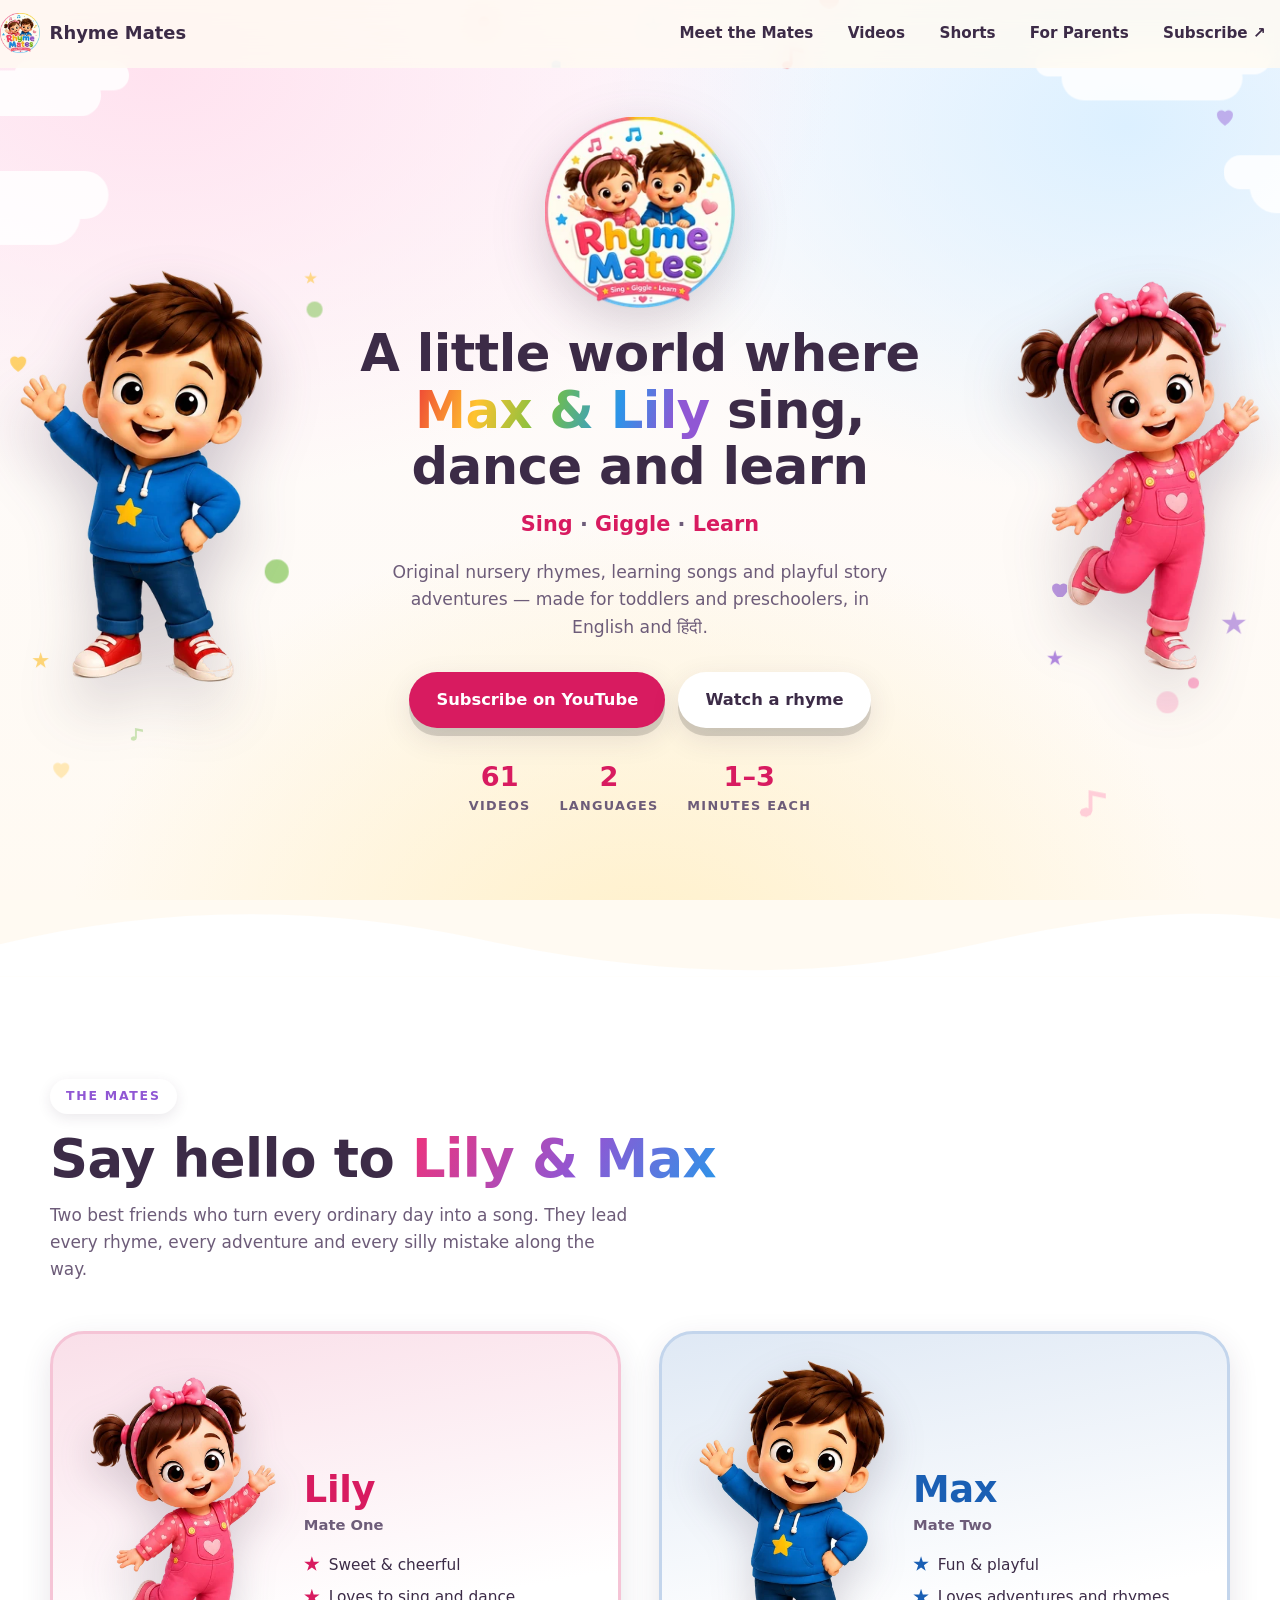
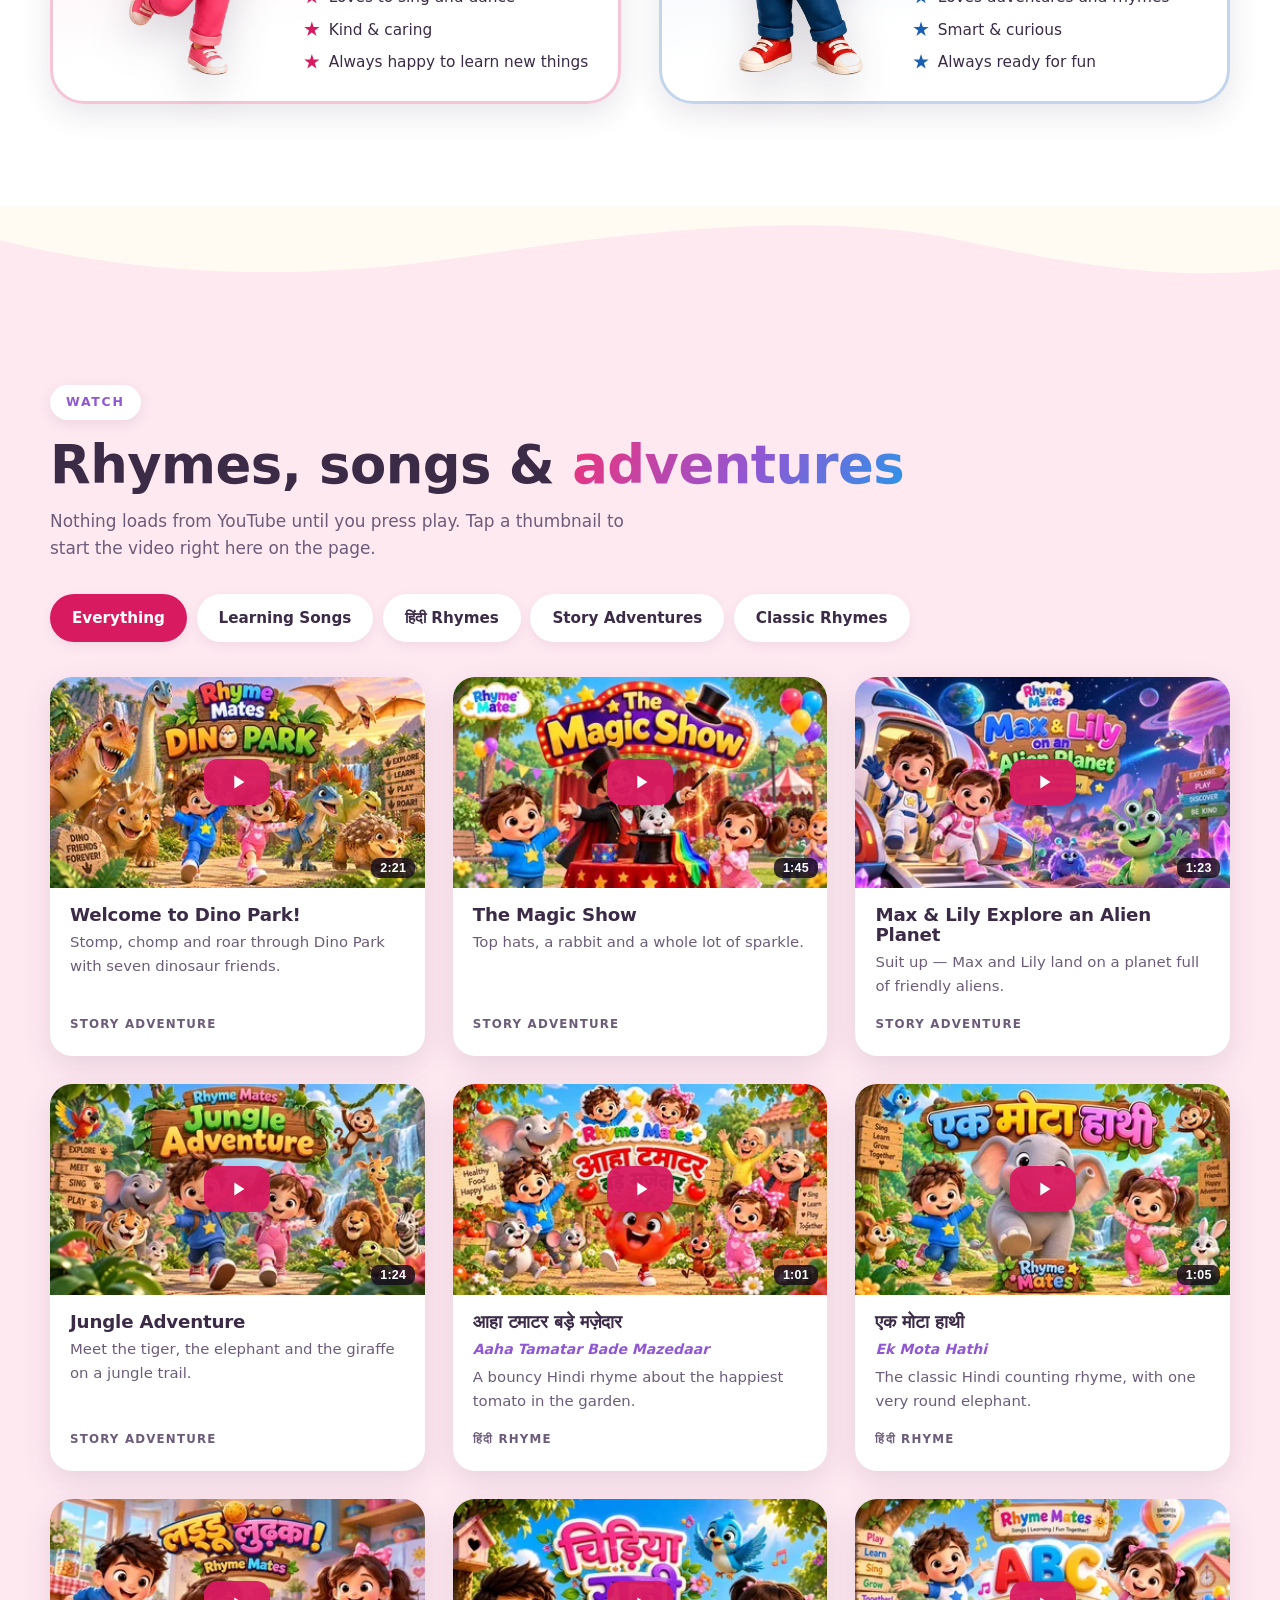
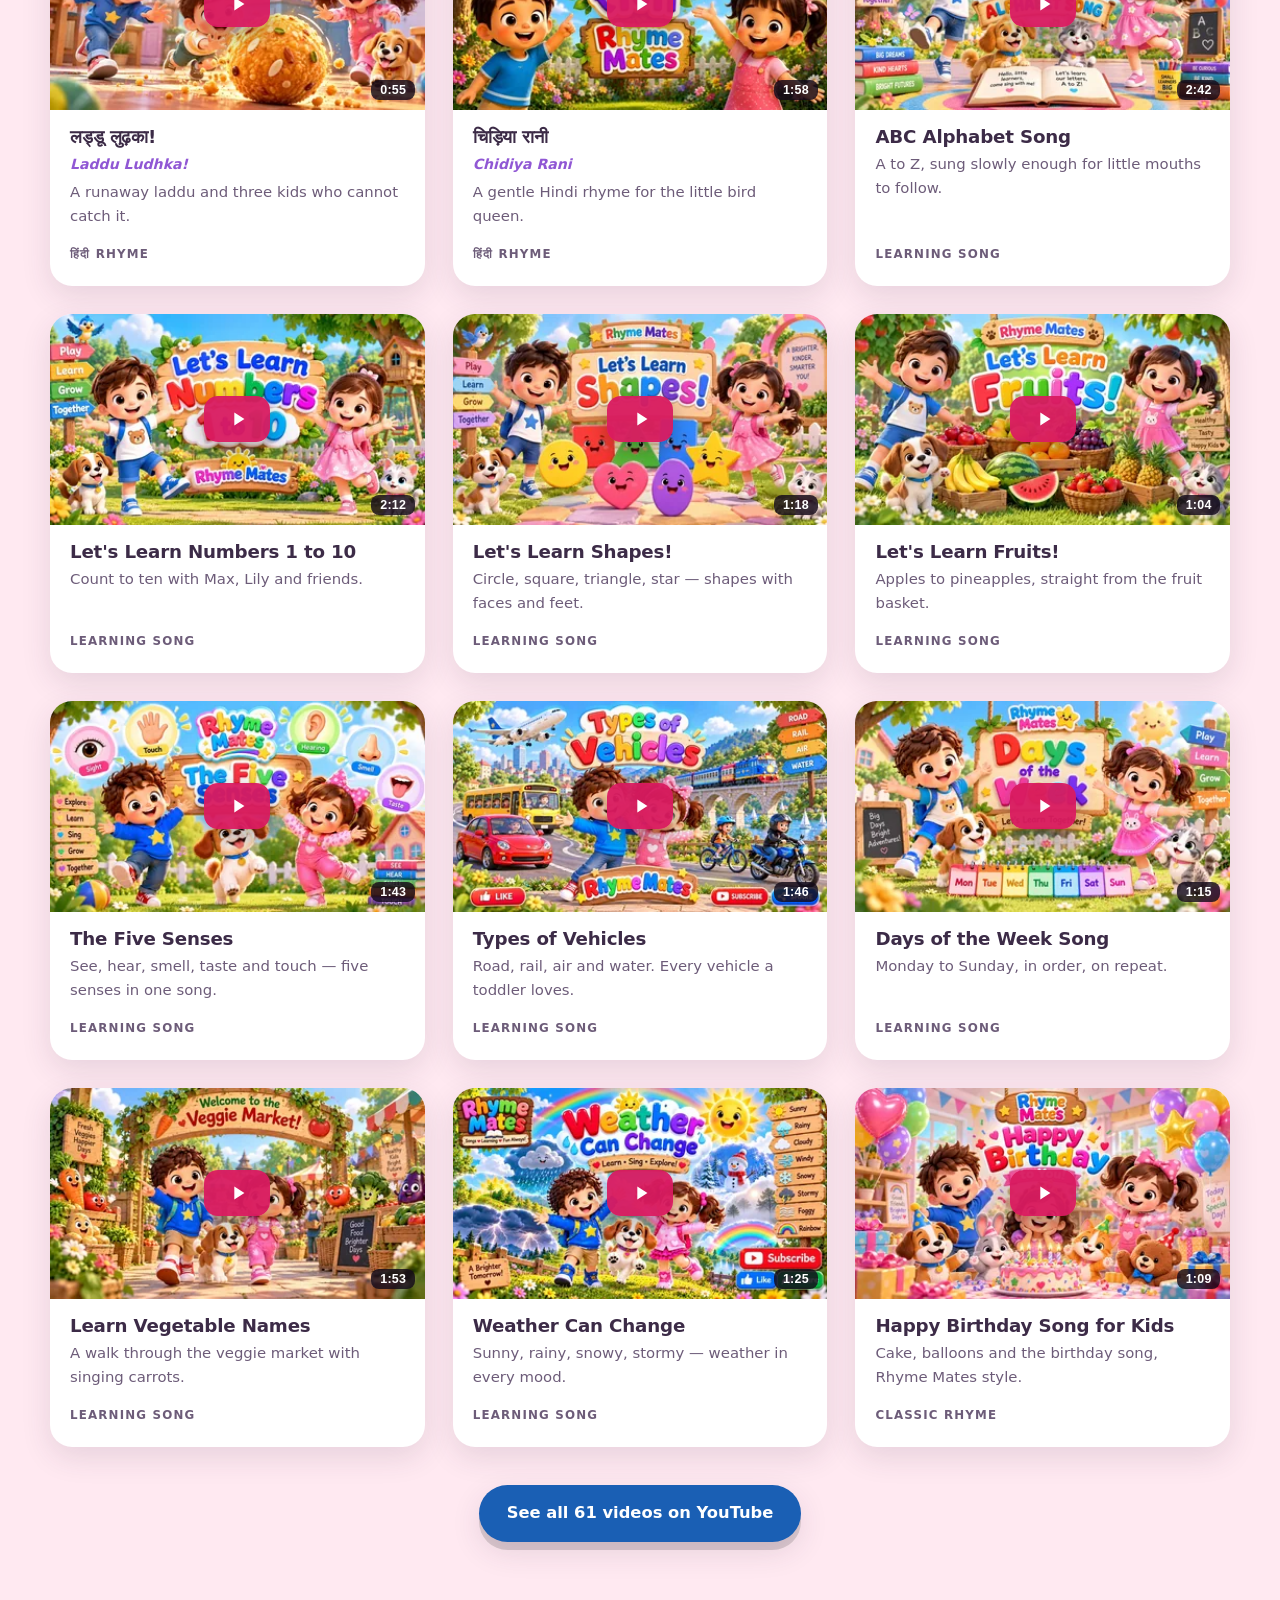
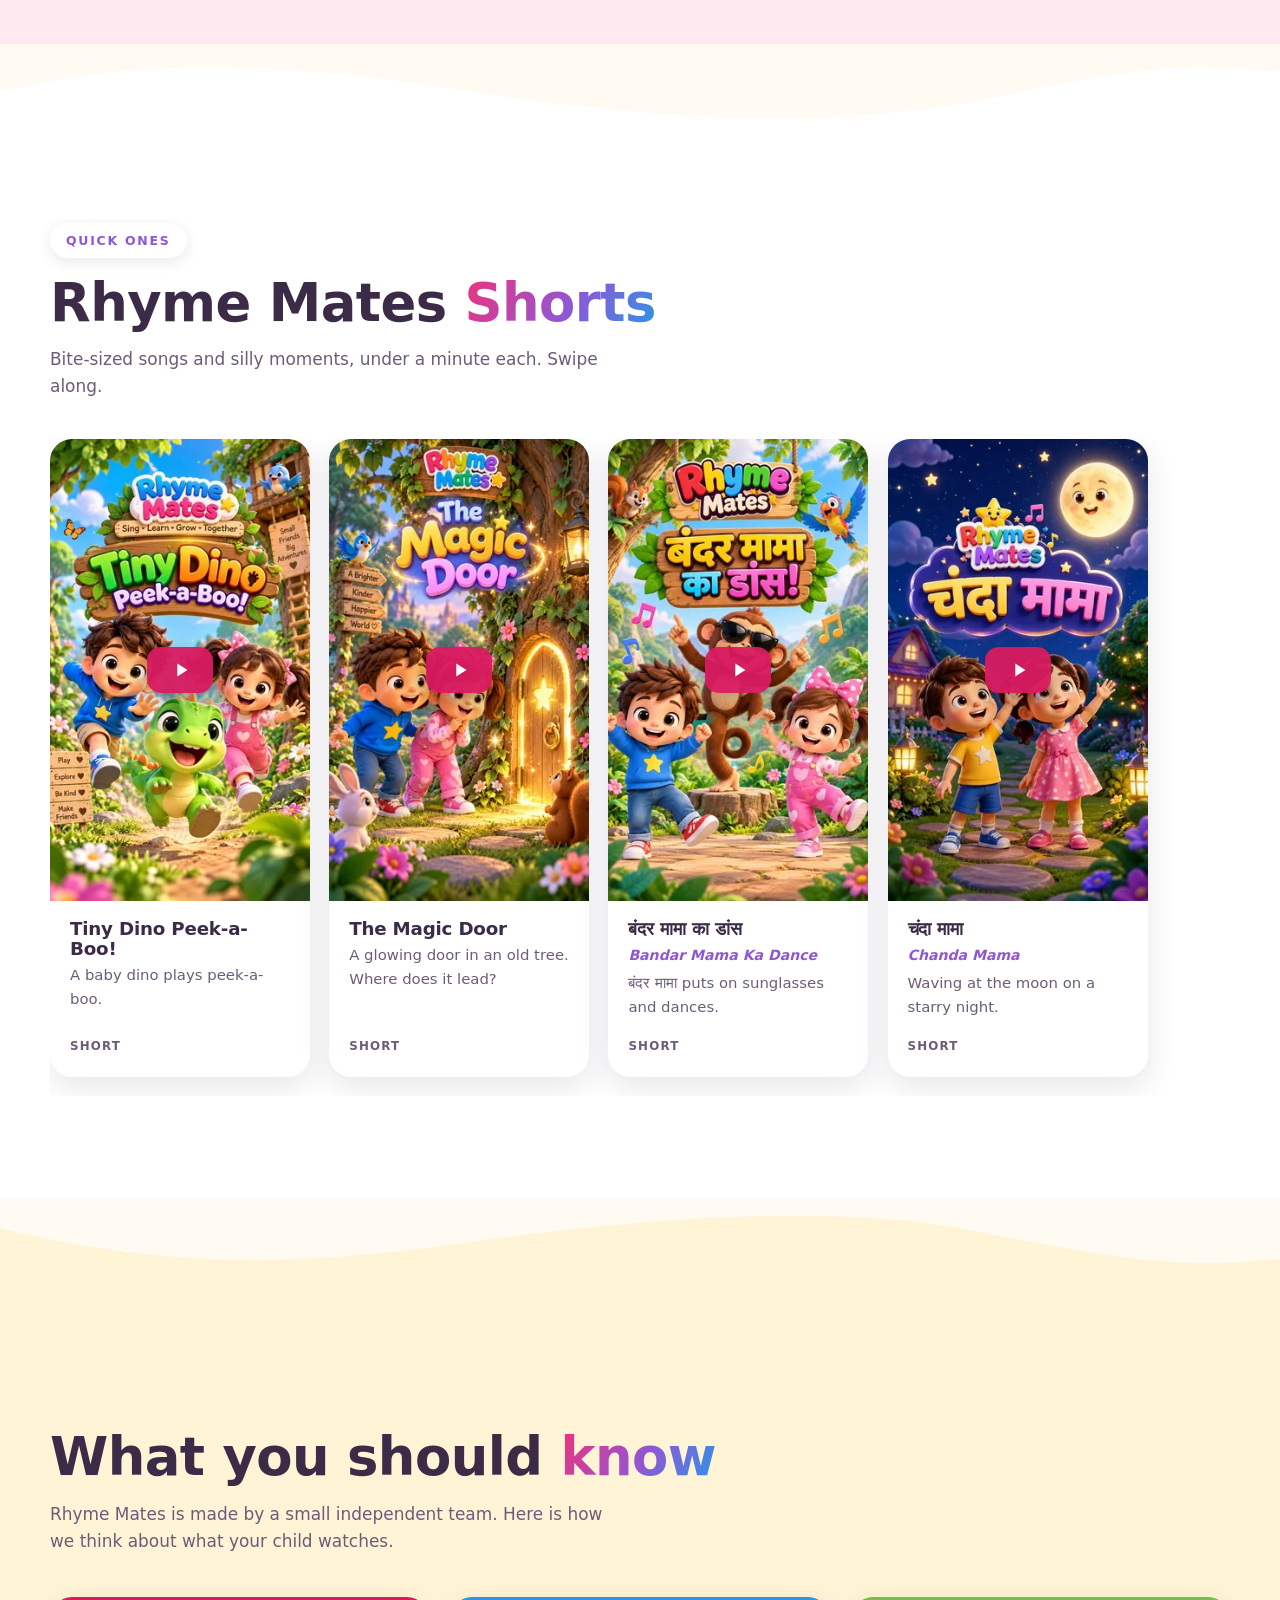
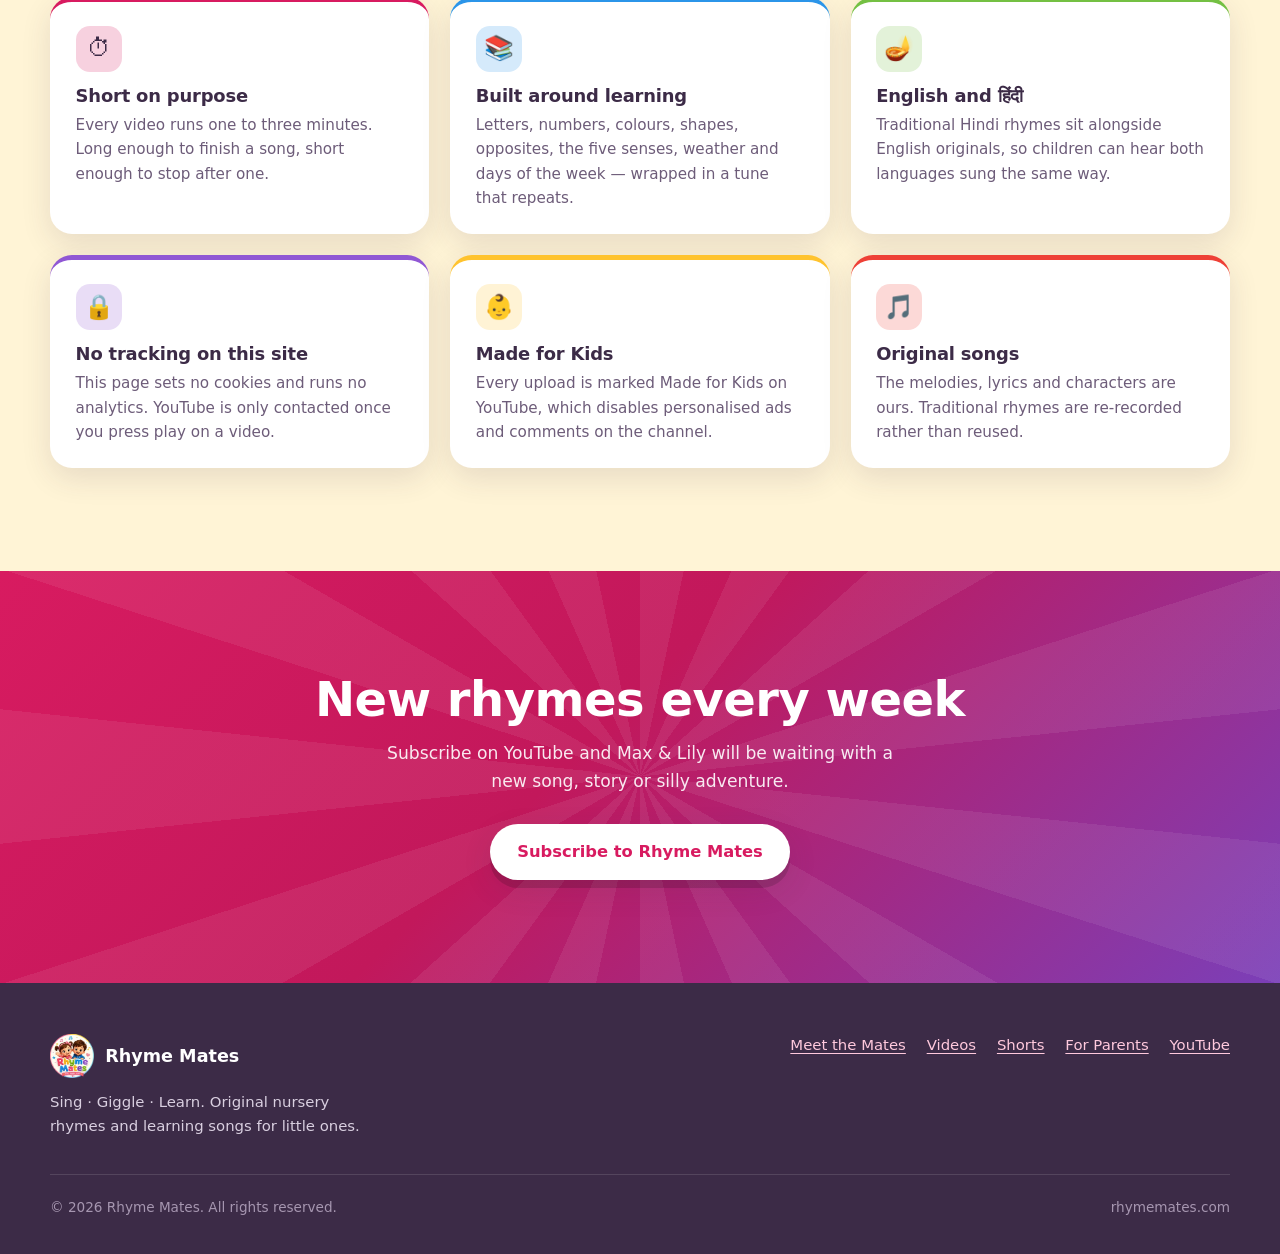
<file: site/index.html>
<!doctype html>
<html lang="en">
<head>
<meta charset="utf-8">
<meta name="viewport" content="width=device-width, initial-scale=1">
<title>Rhyme Mates — Nursery Rhymes &amp; Learning Songs for Kids</title>
<meta name="description" content="Original nursery rhymes, kids' songs and playful story adventures with Max &amp; Lily. English and हिंदी rhymes for toddlers and preschoolers, one to three minutes long.">
<meta name="theme-color" content="#f0327a">
<link rel="canonical" href="https://rhymemates.com/">

<meta property="og:type" content="website">
<meta property="og:site_name" content="Rhyme Mates">
<meta property="og:title" content="Rhyme Mates — Nursery Rhymes &amp; Learning Songs for Kids">
<meta property="og:description" content="Sing, giggle and learn with Max &amp; Lily. Original rhymes and learning songs in English and हिंदी.">
<meta property="og:url" content="https://rhymemates.com/">
<meta property="og:image" content="https://rhymemates.com/assets/thumbs/dino-park-1600.jpg">
<meta property="og:image:alt" content="Max and Lily running through Dino Park with cartoon dinosaurs">
<meta name="twitter:card" content="summary_large_image">

<link rel="icon" href="favicon.svg" type="image/svg+xml">
<link rel="apple-touch-icon" href="assets/brand/logo.png">
<link rel="manifest" href="site.webmanifest">

<link rel="preload" as="image" href="assets/brand/logo-200.webp" fetchpriority="high">
<link rel="stylesheet" href="css/styles.css">
</head>

<body>
<a class="skip-link" href="#main">Skip to content</a>

<header class="nav" data-open="false">
  <div class="wrap nav__inner">
    <a class="nav__brand" href="#top">
      <img src="assets/brand/logo-128.webp" width="40" height="40" alt="" aria-hidden="true">
      <span>Rhyme&nbsp;Mates</span>
    </a>
    <button class="nav__toggle" type="button" aria-expanded="false" aria-controls="nav-links">
      <span></span><span></span><span></span>
      <span class="sr-only">Menu</span>
    </button>
    <ul class="nav__links" id="nav-links">
      <li><a href="#mates">Meet the Mates</a></li>
      <li><a href="#videos">Videos</a></li>
      <li><a href="#shorts">Shorts</a></li>
      <li><a href="#parents">For Parents</a></li>
      <li><a href="https://www.youtube.com/@RhymeMates?sub_confirmation=1" rel="noopener">Subscribe&nbsp;↗</a></li>
    </ul>
  </div>
</header>

<main id="main">

<!-- ====================================================== hero ========== -->
<section class="hero" id="top">
  <div class="hero__sky" aria-hidden="true"></div>

  <div class="hero__grid">
    <div class="hero__mate hero__mate--max">
      <img src="assets/brand/max-320.webp" srcset="assets/brand/max-200.webp 200w, assets/brand/max-320.webp 320w, assets/brand/max-480.webp 480w, assets/brand/max-700.webp 700w, assets/brand/max.webp 649w" sizes="(max-width: 560px) min(36vw, 150px), (max-width: 980px) min(34vw, 210px), clamp(150px, 19vw, 300px)" width="649" height="1100" alt="Max, a smiling boy in a blue hoodie with a yellow star, waving" fetchpriority="high">
    </div>

    <div class="hero__copy">
      <img class="hero__logo" src="assets/brand/logo-200.webp" srcset="assets/brand/logo-128.webp 128w, assets/brand/logo-200.webp 200w, assets/brand/logo-400.webp 400w, assets/brand/logo.webp 637w" sizes="clamp(124px, 15vw, 190px)" width="637" height="640" alt="Rhyme Mates" fetchpriority="high">
      <h1>A little world where <span>Max &amp; Lily</span> sing, dance and learn</h1>
      <p class="hero__tagline"><b>Sing</b> · <b>Giggle</b> · <b>Learn</b></p>
      <p class="hero__blurb">
        Original nursery rhymes, learning songs and playful story adventures —
        made for toddlers and preschoolers, in English and हिंदी.
      </p>
      <div class="hero__cta">
        <a class="btn" href="https://www.youtube.com/@RhymeMates?sub_confirmation=1" rel="noopener">
          Subscribe on YouTube
        </a>
        <a class="btn btn--ghost" href="#videos">Watch a rhyme</a>
      </div>
      <ul class="hero__stats">
        <li><b>61</b><span>Videos</span></li>
        <li><b>2</b><span>Languages</span></li>
        <li><b>1–3</b><span>Minutes each</span></li>
      </ul>
    </div>

    <div class="hero__mate hero__mate--lily">
      <img src="assets/brand/lily-320.webp" srcset="assets/brand/lily-200.webp 200w, assets/brand/lily-320.webp 320w, assets/brand/lily-480.webp 480w, assets/brand/lily-700.webp 700w, assets/brand/lily.webp 687w" sizes="(max-width: 560px) min(36vw, 150px), (max-width: 980px) min(34vw, 210px), clamp(150px, 19vw, 300px)" width="687" height="1100" alt="Lily, a smiling girl in pink dungarees with a polka-dot bow, waving" fetchpriority="high">
    </div>
  </div>
</section>

<svg class="wave wave--white" viewBox="0 0 1440 90" preserveAspectRatio="none" aria-hidden="true">
  <path d="M0 52c180-46 360-46 540-6s360 52 540 10 260-46 360-34v68H0Z"/>
</svg>

<!-- =================================================== meet the mates === -->
<section class="mates" id="mates">
  <div class="wrap">
    <p class="eyebrow" data-reveal>The Mates</p>
    <h2 class="section-title" data-reveal>Say hello to <em>Lily &amp; Max</em></h2>
    <p class="section-lede" data-reveal style="--d:80ms">
      Two best friends who turn every ordinary day into a song. They lead every
      rhyme, every adventure and every silly mistake along the way.
    </p>

    <div class="mates__grid">
      <article class="mate mate--lily" data-reveal>
        <figure class="mate__figure">
          <img src="assets/brand/lily-200.webp" srcset="assets/brand/lily-200.webp 200w, assets/brand/lily-320.webp 320w, assets/brand/lily-480.webp 480w, assets/brand/lily-700.webp 700w, assets/brand/lily.webp 687w" sizes="186px" width="687" height="1100" alt="Lily, in pink dungarees with a heart pocket and a polka-dot bow" loading="lazy">
        </figure>
        <div>
          <h3 class="mate__name">Lily</h3>
          <p class="mate__role">Mate One</p>
          <ul class="mate__traits">
            <li>Sweet &amp; cheerful</li>
            <li>Loves to sing and dance</li>
            <li>Kind &amp; caring</li>
            <li>Always happy to learn new things</li>
          </ul>
        </div>
      </article>

      <article class="mate mate--max" data-reveal style="--d:120ms">
        <figure class="mate__figure">
          <img src="assets/brand/max-200.webp" srcset="assets/brand/max-200.webp 200w, assets/brand/max-320.webp 320w, assets/brand/max-480.webp 480w, assets/brand/max-700.webp 700w, assets/brand/max.webp 649w" sizes="186px" width="649" height="1100" alt="Max, in a blue hoodie with a yellow star and red sneakers" loading="lazy">
        </figure>
        <div>
          <h3 class="mate__name">Max</h3>
          <p class="mate__role">Mate Two</p>
          <ul class="mate__traits">
            <li>Fun &amp; playful</li>
            <li>Loves adventures and rhymes</li>
            <li>Smart &amp; curious</li>
            <li>Always ready for fun</li>
          </ul>
        </div>
      </article>
    </div>
  </div>
</section>

<svg class="wave wave--pink" viewBox="0 0 1440 90" preserveAspectRatio="none" aria-hidden="true">
  <path d="M0 40c150 40 330 50 520 20s400-56 560-20 250 46 360 34v56H0Z"/>
</svg>

<!-- ======================================================= videos ======= -->
<section class="videos" id="videos">
  <div class="wrap">
    <p class="eyebrow" data-reveal>Watch</p>
    <h2 class="section-title" data-reveal>Rhymes, songs &amp; <em>adventures</em></h2>
    <p class="section-lede" data-reveal style="--d:80ms">
      Nothing loads from YouTube until you press play. Tap a thumbnail to start
      the video right here on the page.
    </p>

    <div class="filters" role="group" aria-label="Filter videos by category" data-reveal style="--d:140ms">
<!-- filters:start -->
<button class="filter" type="button" data-filter="all" aria-pressed="true">Everything</button><button class="filter" type="button" data-filter="learning" aria-pressed="false">Learning Songs</button><button class="filter" type="button" data-filter="hindi" aria-pressed="false">हिंदी Rhymes</button><button class="filter" type="button" data-filter="adventures" aria-pressed="false">Story Adventures</button><button class="filter" type="button" data-filter="rhymes" aria-pressed="false">Classic Rhymes</button>
<!-- filters:end -->
    </div>
    <p id="filter-status" class="sr-only" role="status" aria-live="polite"></p>

    <div class="grid">
<!-- videos:start -->
<article class="card" data-category="adventures" data-reveal style="--d:0ms"><button class="card__media" type="button" style="--lqip:url([data-uri])" data-video-id="REyv7l_L-R4" data-video-title="Welcome to Dino Park!" aria-label="Play Welcome to Dino Park!"><img src="assets/thumbs/dino-park-960.jpg" srcset="assets/thumbs/dino-park-360.webp 360w, assets/thumbs/dino-park-480.webp 480w, assets/thumbs/dino-park-960.webp 960w, assets/thumbs/dino-park-1600.webp 1600w" sizes="(max-width: 700px) 92vw, (max-width: 1100px) 46vw, 340px" alt="Thumbnail for Welcome to Dino Park!" loading="lazy" decoding="async" width="1600" height="900"><span class="card__play" aria-hidden="true"><svg viewBox="0 0 24 24" aria-hidden="true"><path d="M8 5v14l11-7z"/></svg></span><span class="card__badge">2:21</span></button><div class="card__body"><h3 class="card__title">Welcome to Dino Park!</h3><p class="card__blurb">Stomp, chomp and roar through Dino Park with seven dinosaur friends.</p><p class="card__tag">Story Adventure</p></div></article>
<article class="card" data-category="adventures" data-reveal style="--d:55ms"><button class="card__media" type="button" style="--lqip:url([data-uri])" data-video-id="tlJarRmFmt4" data-video-title="The Magic Show" aria-label="Play The Magic Show"><img src="assets/thumbs/the-magic-show-960.jpg" srcset="assets/thumbs/the-magic-show-360.webp 360w, assets/thumbs/the-magic-show-480.webp 480w, assets/thumbs/the-magic-show-960.webp 960w, assets/thumbs/the-magic-show-1600.webp 1600w" sizes="(max-width: 700px) 92vw, (max-width: 1100px) 46vw, 340px" alt="Thumbnail for The Magic Show" loading="lazy" decoding="async" width="1600" height="900"><span class="card__play" aria-hidden="true"><svg viewBox="0 0 24 24" aria-hidden="true"><path d="M8 5v14l11-7z"/></svg></span><span class="card__badge">1:45</span></button><div class="card__body"><h3 class="card__title">The Magic Show</h3><p class="card__blurb">Top hats, a rabbit and a whole lot of sparkle.</p><p class="card__tag">Story Adventure</p></div></article>
<article class="card" data-category="adventures" data-reveal style="--d:110ms"><button class="card__media" type="button" style="--lqip:url([data-uri])" data-video-id="3b1uMEpz51g" data-video-title="Max &amp; Lily Explore an Alien Planet" aria-label="Play Max &amp; Lily Explore an Alien Planet"><img src="assets/thumbs/alien-planet-960.jpg" srcset="assets/thumbs/alien-planet-360.webp 360w, assets/thumbs/alien-planet-480.webp 480w, assets/thumbs/alien-planet-960.webp 960w, assets/thumbs/alien-planet-1600.webp 1600w" sizes="(max-width: 700px) 92vw, (max-width: 1100px) 46vw, 340px" alt="Thumbnail for Max &amp; Lily Explore an Alien Planet" loading="lazy" decoding="async" width="1600" height="900"><span class="card__play" aria-hidden="true"><svg viewBox="0 0 24 24" aria-hidden="true"><path d="M8 5v14l11-7z"/></svg></span><span class="card__badge">1:23</span></button><div class="card__body"><h3 class="card__title">Max &amp; Lily Explore an Alien Planet</h3><p class="card__blurb">Suit up — Max and Lily land on a planet full of friendly aliens.</p><p class="card__tag">Story Adventure</p></div></article>
<article class="card" data-category="adventures" data-reveal style="--d:165ms"><button class="card__media" type="button" style="--lqip:url([data-uri])" data-video-id="-SALwVDtYSg" data-video-title="Jungle Adventure" aria-label="Play Jungle Adventure"><img src="assets/thumbs/jungle-adventure-960.jpg" srcset="assets/thumbs/jungle-adventure-360.webp 360w, assets/thumbs/jungle-adventure-480.webp 480w, assets/thumbs/jungle-adventure-960.webp 960w, assets/thumbs/jungle-adventure-1600.webp 1600w" sizes="(max-width: 700px) 92vw, (max-width: 1100px) 46vw, 340px" alt="Thumbnail for Jungle Adventure" loading="lazy" decoding="async" width="1600" height="900"><span class="card__play" aria-hidden="true"><svg viewBox="0 0 24 24" aria-hidden="true"><path d="M8 5v14l11-7z"/></svg></span><span class="card__badge">1:24</span></button><div class="card__body"><h3 class="card__title">Jungle Adventure</h3><p class="card__blurb">Meet the tiger, the elephant and the giraffe on a jungle trail.</p><p class="card__tag">Story Adventure</p></div></article>
<article class="card" data-category="hindi" data-reveal style="--d:220ms"><button class="card__media" type="button" style="--lqip:url([data-uri])" data-video-id="5Qfe-aw35bQ" data-video-title="आहा टमाटर बड़े मज़ेदार" aria-label="Play Aaha Tamatar Bade Mazedaar"><img src="assets/thumbs/aaha-tamatar-960.jpg" srcset="assets/thumbs/aaha-tamatar-360.webp 360w, assets/thumbs/aaha-tamatar-480.webp 480w, assets/thumbs/aaha-tamatar-960.webp 960w, assets/thumbs/aaha-tamatar-1600.webp 1600w" sizes="(max-width: 700px) 92vw, (max-width: 1100px) 46vw, 340px" alt="Thumbnail for आहा टमाटर बड़े मज़ेदार" loading="lazy" decoding="async" width="1600" height="900"><span class="card__play" aria-hidden="true"><svg viewBox="0 0 24 24" aria-hidden="true"><path d="M8 5v14l11-7z"/></svg></span><span class="card__badge">1:01</span></button><div class="card__body"><h3 class="card__title">आहा टमाटर बड़े मज़ेदार</h3><p class="card__roman">Aaha Tamatar Bade Mazedaar</p><p class="card__blurb">A bouncy Hindi rhyme about the happiest tomato in the garden.</p><p class="card__tag">हिंदी Rhyme</p></div></article>
<article class="card" data-category="hindi" data-reveal style="--d:275ms"><button class="card__media" type="button" style="--lqip:url([data-uri])" data-video-id="7t17zqyK_cI" data-video-title="एक मोटा हाथी" aria-label="Play Ek Mota Hathi"><img src="assets/thumbs/ek-mota-hathi-960.jpg" srcset="assets/thumbs/ek-mota-hathi-360.webp 360w, assets/thumbs/ek-mota-hathi-480.webp 480w, assets/thumbs/ek-mota-hathi-960.webp 960w, assets/thumbs/ek-mota-hathi-1600.webp 1600w" sizes="(max-width: 700px) 92vw, (max-width: 1100px) 46vw, 340px" alt="Thumbnail for एक मोटा हाथी" loading="lazy" decoding="async" width="1600" height="900"><span class="card__play" aria-hidden="true"><svg viewBox="0 0 24 24" aria-hidden="true"><path d="M8 5v14l11-7z"/></svg></span><span class="card__badge">1:05</span></button><div class="card__body"><h3 class="card__title">एक मोटा हाथी</h3><p class="card__roman">Ek Mota Hathi</p><p class="card__blurb">The classic Hindi counting rhyme, with one very round elephant.</p><p class="card__tag">हिंदी Rhyme</p></div></article>
<article class="card" data-category="hindi" data-reveal style="--d:330ms"><button class="card__media" type="button" style="--lqip:url([data-uri])" data-video-id="fm630W_F0pw" data-video-title="लड्डू लुढ़का!" aria-label="Play Laddu Ludhka!"><img src="assets/thumbs/laddu-ludhka-960.jpg" srcset="assets/thumbs/laddu-ludhka-360.webp 360w, assets/thumbs/laddu-ludhka-480.webp 480w, assets/thumbs/laddu-ludhka-960.webp 960w, assets/thumbs/laddu-ludhka-1600.webp 1600w" sizes="(max-width: 700px) 92vw, (max-width: 1100px) 46vw, 340px" alt="Thumbnail for लड्डू लुढ़का!" loading="lazy" decoding="async" width="1600" height="900"><span class="card__play" aria-hidden="true"><svg viewBox="0 0 24 24" aria-hidden="true"><path d="M8 5v14l11-7z"/></svg></span><span class="card__badge">0:55</span></button><div class="card__body"><h3 class="card__title">लड्डू लुढ़का!</h3><p class="card__roman">Laddu Ludhka!</p><p class="card__blurb">A runaway laddu and three kids who cannot catch it.</p><p class="card__tag">हिंदी Rhyme</p></div></article>
<article class="card" data-category="hindi" data-reveal style="--d:385ms"><button class="card__media" type="button" style="--lqip:url([data-uri])" data-video-id="l9dSf15yz2o" data-video-title="चिड़िया रानी" aria-label="Play Chidiya Rani"><img src="assets/thumbs/chidiya-rani-960.jpg" srcset="assets/thumbs/chidiya-rani-360.webp 360w, assets/thumbs/chidiya-rani-480.webp 480w, assets/thumbs/chidiya-rani-960.webp 960w, assets/thumbs/chidiya-rani-1600.webp 1600w" sizes="(max-width: 700px) 92vw, (max-width: 1100px) 46vw, 340px" alt="Thumbnail for चिड़िया रानी" loading="lazy" decoding="async" width="1600" height="900"><span class="card__play" aria-hidden="true"><svg viewBox="0 0 24 24" aria-hidden="true"><path d="M8 5v14l11-7z"/></svg></span><span class="card__badge">1:58</span></button><div class="card__body"><h3 class="card__title">चिड़िया रानी</h3><p class="card__roman">Chidiya Rani</p><p class="card__blurb">A gentle Hindi rhyme for the little bird queen.</p><p class="card__tag">हिंदी Rhyme</p></div></article>
<article class="card" data-category="learning" data-reveal style="--d:440ms"><button class="card__media" type="button" style="--lqip:url([data-uri])" data-video-id="tKSB9DJyJcw" data-video-title="ABC Alphabet Song" aria-label="Play ABC Alphabet Song"><img src="assets/thumbs/abc-alphabet-song-960.jpg" srcset="assets/thumbs/abc-alphabet-song-360.webp 360w, assets/thumbs/abc-alphabet-song-480.webp 480w, assets/thumbs/abc-alphabet-song-960.webp 960w, assets/thumbs/abc-alphabet-song-1600.webp 1600w" sizes="(max-width: 700px) 92vw, (max-width: 1100px) 46vw, 340px" alt="Thumbnail for ABC Alphabet Song" loading="lazy" decoding="async" width="1600" height="900"><span class="card__play" aria-hidden="true"><svg viewBox="0 0 24 24" aria-hidden="true"><path d="M8 5v14l11-7z"/></svg></span><span class="card__badge">2:42</span></button><div class="card__body"><h3 class="card__title">ABC Alphabet Song</h3><p class="card__blurb">A to Z, sung slowly enough for little mouths to follow.</p><p class="card__tag">Learning Song</p></div></article>
<article class="card" data-category="learning" data-reveal style="--d:440ms"><button class="card__media" type="button" style="--lqip:url([data-uri])" data-video-id="s3HJe9Tg1o0" data-video-title="Let&#x27;s Learn Numbers 1 to 10" aria-label="Play Let&#x27;s Learn Numbers 1 to 10"><img src="assets/thumbs/lets-learn-numbers-1-to-10-960.jpg" srcset="assets/thumbs/lets-learn-numbers-1-to-10-360.webp 360w, assets/thumbs/lets-learn-numbers-1-to-10-480.webp 480w, assets/thumbs/lets-learn-numbers-1-to-10-960.webp 960w, assets/thumbs/lets-learn-numbers-1-to-10-1600.webp 1600w" sizes="(max-width: 700px) 92vw, (max-width: 1100px) 46vw, 340px" alt="Thumbnail for Let&#x27;s Learn Numbers 1 to 10" loading="lazy" decoding="async" width="1600" height="900"><span class="card__play" aria-hidden="true"><svg viewBox="0 0 24 24" aria-hidden="true"><path d="M8 5v14l11-7z"/></svg></span><span class="card__badge">2:12</span></button><div class="card__body"><h3 class="card__title">Let&#x27;s Learn Numbers 1 to 10</h3><p class="card__blurb">Count to ten with Max, Lily and friends.</p><p class="card__tag">Learning Song</p></div></article>
<article class="card" data-category="learning" data-reveal style="--d:440ms"><button class="card__media" type="button" style="--lqip:url([data-uri])" data-video-id="dqt5MYCNwB8" data-video-title="Let&#x27;s Learn Shapes!" aria-label="Play Let&#x27;s Learn Shapes!"><img src="assets/thumbs/lets-learn-shapes-960.jpg" srcset="assets/thumbs/lets-learn-shapes-360.webp 360w, assets/thumbs/lets-learn-shapes-480.webp 480w, assets/thumbs/lets-learn-shapes-960.webp 960w, assets/thumbs/lets-learn-shapes-1600.webp 1600w" sizes="(max-width: 700px) 92vw, (max-width: 1100px) 46vw, 340px" alt="Thumbnail for Let&#x27;s Learn Shapes!" loading="lazy" decoding="async" width="1600" height="900"><span class="card__play" aria-hidden="true"><svg viewBox="0 0 24 24" aria-hidden="true"><path d="M8 5v14l11-7z"/></svg></span><span class="card__badge">1:18</span></button><div class="card__body"><h3 class="card__title">Let&#x27;s Learn Shapes!</h3><p class="card__blurb">Circle, square, triangle, star — shapes with faces and feet.</p><p class="card__tag">Learning Song</p></div></article>
<article class="card" data-category="learning" data-reveal style="--d:440ms"><button class="card__media" type="button" style="--lqip:url([data-uri])" data-video-id="RKBRop-xqJg" data-video-title="Let&#x27;s Learn Fruits!" aria-label="Play Let&#x27;s Learn Fruits!"><img src="assets/thumbs/lets-learn-fruits-960.jpg" srcset="assets/thumbs/lets-learn-fruits-360.webp 360w, assets/thumbs/lets-learn-fruits-480.webp 480w, assets/thumbs/lets-learn-fruits-960.webp 960w, assets/thumbs/lets-learn-fruits-1600.webp 1600w" sizes="(max-width: 700px) 92vw, (max-width: 1100px) 46vw, 340px" alt="Thumbnail for Let&#x27;s Learn Fruits!" loading="lazy" decoding="async" width="1600" height="900"><span class="card__play" aria-hidden="true"><svg viewBox="0 0 24 24" aria-hidden="true"><path d="M8 5v14l11-7z"/></svg></span><span class="card__badge">1:04</span></button><div class="card__body"><h3 class="card__title">Let&#x27;s Learn Fruits!</h3><p class="card__blurb">Apples to pineapples, straight from the fruit basket.</p><p class="card__tag">Learning Song</p></div></article>
<article class="card" data-category="learning" data-reveal style="--d:440ms"><button class="card__media" type="button" style="--lqip:url([data-uri])" data-video-id="BuQtZi0fxc0" data-video-title="The Five Senses" aria-label="Play The Five Senses"><img src="assets/thumbs/five-senses-960.jpg" srcset="assets/thumbs/five-senses-360.webp 360w, assets/thumbs/five-senses-480.webp 480w, assets/thumbs/five-senses-960.webp 960w, assets/thumbs/five-senses-1600.webp 1600w" sizes="(max-width: 700px) 92vw, (max-width: 1100px) 46vw, 340px" alt="Thumbnail for The Five Senses" loading="lazy" decoding="async" width="1600" height="900"><span class="card__play" aria-hidden="true"><svg viewBox="0 0 24 24" aria-hidden="true"><path d="M8 5v14l11-7z"/></svg></span><span class="card__badge">1:43</span></button><div class="card__body"><h3 class="card__title">The Five Senses</h3><p class="card__blurb">See, hear, smell, taste and touch — five senses in one song.</p><p class="card__tag">Learning Song</p></div></article>
<article class="card" data-category="learning" data-reveal style="--d:440ms"><button class="card__media" type="button" style="--lqip:url([data-uri])" data-video-id="kazOSmDPpN0" data-video-title="Types of Vehicles" aria-label="Play Types of Vehicles"><img src="assets/thumbs/types-of-vehicles-960.jpg" srcset="assets/thumbs/types-of-vehicles-360.webp 360w, assets/thumbs/types-of-vehicles-480.webp 480w, assets/thumbs/types-of-vehicles-960.webp 960w, assets/thumbs/types-of-vehicles-1600.webp 1600w" sizes="(max-width: 700px) 92vw, (max-width: 1100px) 46vw, 340px" alt="Thumbnail for Types of Vehicles" loading="lazy" decoding="async" width="1600" height="900"><span class="card__play" aria-hidden="true"><svg viewBox="0 0 24 24" aria-hidden="true"><path d="M8 5v14l11-7z"/></svg></span><span class="card__badge">1:46</span></button><div class="card__body"><h3 class="card__title">Types of Vehicles</h3><p class="card__blurb">Road, rail, air and water. Every vehicle a toddler loves.</p><p class="card__tag">Learning Song</p></div></article>
<article class="card" data-category="learning" data-reveal style="--d:440ms"><button class="card__media" type="button" style="--lqip:url([data-uri])" data-video-id="naYdqhTL2Nw" data-video-title="Days of the Week Song" aria-label="Play Days of the Week Song"><img src="assets/thumbs/days-of-the-week-sign-960.jpg" srcset="assets/thumbs/days-of-the-week-sign-360.webp 360w, assets/thumbs/days-of-the-week-sign-480.webp 480w, assets/thumbs/days-of-the-week-sign-960.webp 960w, assets/thumbs/days-of-the-week-sign-1600.webp 1600w" sizes="(max-width: 700px) 92vw, (max-width: 1100px) 46vw, 340px" alt="Thumbnail for Days of the Week Song" loading="lazy" decoding="async" width="1600" height="900"><span class="card__play" aria-hidden="true"><svg viewBox="0 0 24 24" aria-hidden="true"><path d="M8 5v14l11-7z"/></svg></span><span class="card__badge">1:15</span></button><div class="card__body"><h3 class="card__title">Days of the Week Song</h3><p class="card__blurb">Monday to Sunday, in order, on repeat.</p><p class="card__tag">Learning Song</p></div></article>
<article class="card" data-category="learning" data-reveal style="--d:440ms"><button class="card__media" type="button" style="--lqip:url([data-uri])" data-video-id="kqjfjn2QsSw" data-video-title="Learn Vegetable Names" aria-label="Play Learn Vegetable Names"><img src="assets/thumbs/veggie-market-960.jpg" srcset="assets/thumbs/veggie-market-360.webp 360w, assets/thumbs/veggie-market-480.webp 480w, assets/thumbs/veggie-market-960.webp 960w, assets/thumbs/veggie-market-1600.webp 1600w" sizes="(max-width: 700px) 92vw, (max-width: 1100px) 46vw, 340px" alt="Thumbnail for Learn Vegetable Names" loading="lazy" decoding="async" width="1600" height="900"><span class="card__play" aria-hidden="true"><svg viewBox="0 0 24 24" aria-hidden="true"><path d="M8 5v14l11-7z"/></svg></span><span class="card__badge">1:53</span></button><div class="card__body"><h3 class="card__title">Learn Vegetable Names</h3><p class="card__blurb">A walk through the veggie market with singing carrots.</p><p class="card__tag">Learning Song</p></div></article>
<article class="card" data-category="learning" data-reveal style="--d:440ms"><button class="card__media" type="button" style="--lqip:url([data-uri])" data-video-id="Jm3VIA6yf_Y" data-video-title="Weather Can Change" aria-label="Play Weather Can Change"><img src="assets/thumbs/weather-can-change-960.jpg" srcset="assets/thumbs/weather-can-change-360.webp 360w, assets/thumbs/weather-can-change-480.webp 480w, assets/thumbs/weather-can-change-960.webp 960w, assets/thumbs/weather-can-change-1600.webp 1600w" sizes="(max-width: 700px) 92vw, (max-width: 1100px) 46vw, 340px" alt="Thumbnail for Weather Can Change" loading="lazy" decoding="async" width="1600" height="900"><span class="card__play" aria-hidden="true"><svg viewBox="0 0 24 24" aria-hidden="true"><path d="M8 5v14l11-7z"/></svg></span><span class="card__badge">1:25</span></button><div class="card__body"><h3 class="card__title">Weather Can Change</h3><p class="card__blurb">Sunny, rainy, snowy, stormy — weather in every mood.</p><p class="card__tag">Learning Song</p></div></article>
<article class="card" data-category="rhymes" data-reveal style="--d:440ms"><button class="card__media" type="button" style="--lqip:url([data-uri])" data-video-id="YAS_whxDWww" data-video-title="Happy Birthday Song for Kids" aria-label="Play Happy Birthday Song for Kids"><img src="assets/thumbs/happy-birthday-song-960.jpg" srcset="assets/thumbs/happy-birthday-song-360.webp 360w, assets/thumbs/happy-birthday-song-480.webp 480w, assets/thumbs/happy-birthday-song-960.webp 960w, assets/thumbs/happy-birthday-song-1600.webp 1600w" sizes="(max-width: 700px) 92vw, (max-width: 1100px) 46vw, 340px" alt="Thumbnail for Happy Birthday Song for Kids" loading="lazy" decoding="async" width="1600" height="900"><span class="card__play" aria-hidden="true"><svg viewBox="0 0 24 24" aria-hidden="true"><path d="M8 5v14l11-7z"/></svg></span><span class="card__badge">1:09</span></button><div class="card__body"><h3 class="card__title">Happy Birthday Song for Kids</h3><p class="card__blurb">Cake, balloons and the birthday song, Rhyme Mates style.</p><p class="card__tag">Classic Rhyme</p></div></article>
<!-- videos:end -->
    </div>

    <p style="margin-top:2.4rem;text-align:center" data-reveal>
      <a class="btn btn--blue" href="https://www.youtube.com/@RhymeMates/videos" rel="noopener">
        See all 61 videos on YouTube
      </a>
    </p>
  </div>
</section>

<svg class="wave wave--white" viewBox="0 0 1440 90" preserveAspectRatio="none" aria-hidden="true">
  <path d="M0 56c200-52 380-24 560 4s380 42 560 2 220-38 320-30v58H0Z"/>
</svg>

<!-- ======================================================= shorts ======= -->
<section class="shorts" id="shorts">
  <div class="wrap">
    <p class="eyebrow" data-reveal>Quick ones</p>
    <h2 class="section-title" data-reveal>Rhyme Mates <em>Shorts</em></h2>
    <p class="section-lede" data-reveal style="--d:80ms">
      Bite-sized songs and silly moments, under a minute each. Swipe along.
    </p>
  </div>

  <div class="wrap">
    <div class="rail" tabindex="0" role="region" aria-label="Rhyme Mates Shorts, scrollable">
<!-- shorts:start -->
<article class="card card--short" data-category="shorts" data-reveal><button class="card__media" type="button" style="--lqip:url([data-uri])" data-video-id="8yOr_kHFSEY" data-video-title="Tiny Dino Peek-a-Boo!" aria-label="Play Tiny Dino Peek-a-Boo!"><img src="assets/shorts/tiny-dino-peekaboo-600.webp" srcset="assets/shorts/tiny-dino-peekaboo-240.webp 240w, assets/shorts/tiny-dino-peekaboo-300.webp 300w, assets/shorts/tiny-dino-peekaboo-600.webp 600w" sizes="(max-width: 700px) 72vw, 260px" alt="Thumbnail for Tiny Dino Peek-a-Boo!" loading="lazy" decoding="async" width="600" height="1067"><span class="card__play" aria-hidden="true"><svg viewBox="0 0 24 24" aria-hidden="true"><path d="M8 5v14l11-7z"/></svg></span></button><div class="card__body"><h3 class="card__title">Tiny Dino Peek-a-Boo!</h3><p class="card__blurb">A baby dino plays peek-a-boo.</p><p class="card__tag">Short</p></div></article>
<article class="card card--short" data-category="shorts" data-reveal><button class="card__media" type="button" style="--lqip:url([data-uri])" data-video-id="Czih-Y4sueE" data-video-title="The Magic Door" aria-label="Play The Magic Door"><img src="assets/shorts/the-magic-door-600.webp" srcset="assets/shorts/the-magic-door-240.webp 240w, assets/shorts/the-magic-door-300.webp 300w, assets/shorts/the-magic-door-600.webp 600w" sizes="(max-width: 700px) 72vw, 260px" alt="Thumbnail for The Magic Door" loading="lazy" decoding="async" width="600" height="1067"><span class="card__play" aria-hidden="true"><svg viewBox="0 0 24 24" aria-hidden="true"><path d="M8 5v14l11-7z"/></svg></span></button><div class="card__body"><h3 class="card__title">The Magic Door</h3><p class="card__blurb">A glowing door in an old tree. Where does it lead?</p><p class="card__tag">Short</p></div></article>
<article class="card card--short" data-category="shorts" data-reveal><button class="card__media" type="button" style="--lqip:url([data-uri])" data-video-id="_iQulm2ukIM" data-video-title="बंदर मामा का डांस" aria-label="Play Bandar Mama Ka Dance"><img src="assets/shorts/bandar-mama-ka-dance-600.webp" srcset="assets/shorts/bandar-mama-ka-dance-240.webp 240w, assets/shorts/bandar-mama-ka-dance-300.webp 300w, assets/shorts/bandar-mama-ka-dance-600.webp 600w" sizes="(max-width: 700px) 72vw, 260px" alt="Thumbnail for बंदर मामा का डांस" loading="lazy" decoding="async" width="600" height="1067"><span class="card__play" aria-hidden="true"><svg viewBox="0 0 24 24" aria-hidden="true"><path d="M8 5v14l11-7z"/></svg></span></button><div class="card__body"><h3 class="card__title">बंदर मामा का डांस</h3><p class="card__roman">Bandar Mama Ka Dance</p><p class="card__blurb">बंदर मामा puts on sunglasses and dances.</p><p class="card__tag">Short</p></div></article>
<article class="card card--short" data-category="shorts" data-reveal><button class="card__media" type="button" style="--lqip:url([data-uri])" data-video-id="pDMFdDrx5xk" data-video-title="चंदा मामा" aria-label="Play Chanda Mama"><img src="assets/shorts/chanda-mama-600.webp" srcset="assets/shorts/chanda-mama-240.webp 240w, assets/shorts/chanda-mama-300.webp 300w, assets/shorts/chanda-mama-600.webp 600w" sizes="(max-width: 700px) 72vw, 260px" alt="Thumbnail for चंदा मामा" loading="lazy" decoding="async" width="600" height="1067"><span class="card__play" aria-hidden="true"><svg viewBox="0 0 24 24" aria-hidden="true"><path d="M8 5v14l11-7z"/></svg></span></button><div class="card__body"><h3 class="card__title">चंदा मामा</h3><p class="card__roman">Chanda Mama</p><p class="card__blurb">Waving at the moon on a starry night.</p><p class="card__tag">Short</p></div></article>
<!-- shorts:end -->
    </div>
  </div>
</section>

<svg class="wave wave--yellow" viewBox="0 0 1440 90" preserveAspectRatio="none" aria-hidden="true">
  <path d="M0 34c170 44 320 48 520 18s420-48 580-14 230 44 340 32v60H0Z"/>
</svg>

<!-- ==================================================== for parents ===== -->
<section class="parents" id="parents">
  <div class="wrap">
    <p class="eyebrow" data-reveal>For grown-ups</p>
    <h2 class="section-title" data-reveal>What you should <em>know</em></h2>
    <p class="section-lede" data-reveal style="--d:80ms">
      Rhyme Mates is made by a small independent team. Here is how we think
      about what your child watches.
    </p>

    <div class="parents__grid">
      <article class="fact" style="--accent:var(--pink)" data-reveal>
        <div class="fact__icon" aria-hidden="true">⏱</div>
        <h3>Short on purpose</h3>
        <p>Every video runs one to three minutes. Long enough to finish a song, short enough to stop after one.</p>
      </article>

      <article class="fact" style="--accent:var(--blue);--d:80ms" data-reveal>
        <div class="fact__icon" aria-hidden="true">📚</div>
        <h3>Built around learning</h3>
        <p>Letters, numbers, colours, shapes, opposites, the five senses, weather and days of the week — wrapped in a tune that repeats.</p>
      </article>

      <article class="fact" style="--accent:var(--green)" data-reveal>
        <div class="fact__icon" aria-hidden="true">🪔</div>
        <h3>English and हिंदी</h3>
        <p>Traditional Hindi rhymes sit alongside English originals, so children can hear both languages sung the same way.</p>
      </article>

      <article class="fact" style="--accent:var(--purple)" data-reveal>
        <div class="fact__icon" aria-hidden="true">🔒</div>
        <h3>No tracking on this site</h3>
        <p>This page sets no cookies and runs no analytics. YouTube is only contacted once you press play on a video.</p>
      </article>

      <article class="fact" style="--accent:var(--yellow)" data-reveal>
        <div class="fact__icon" aria-hidden="true">👶</div>
        <h3>Made for Kids</h3>
        <p>Every upload is marked Made for Kids on YouTube, which disables personalised ads and comments on the channel.</p>
      </article>

      <article class="fact" style="--accent:var(--red)" data-reveal>
        <div class="fact__icon" aria-hidden="true">🎵</div>
        <h3>Original songs</h3>
        <p>The melodies, lyrics and characters are ours. Traditional rhymes are re-recorded rather than reused.</p>
      </article>
    </div>
  </div>
</section>

<!-- ========================================================== cta ======= -->
<section class="cta">
  <div class="wrap">
    <h2>New rhymes every week</h2>
    <p>Subscribe on YouTube and Max &amp; Lily will be waiting with a new song, story or silly adventure.</p>
    <a class="btn" href="https://www.youtube.com/@RhymeMates?sub_confirmation=1" rel="noopener">
      Subscribe to Rhyme Mates
    </a>
  </div>
</section>

</main>

<footer class="footer">
  <div class="wrap">
    <div class="footer__top">
      <div>
        <div class="footer__brand">
          <img src="assets/brand/logo-128.webp" width="44" height="44" alt="" aria-hidden="true">
          <span>Rhyme Mates</span>
        </div>
        <p style="margin-top:.8rem;max-width:34ch">
          Sing · Giggle · Learn. Original nursery rhymes and learning songs for little ones.
        </p>
      </div>
      <nav aria-label="Footer">
        <a href="#mates">Meet the Mates</a>
        <a href="#videos">Videos</a>
        <a href="#shorts">Shorts</a>
        <a href="#parents">For Parents</a>
        <a href="https://www.youtube.com/@RhymeMates" rel="noopener">YouTube</a>
      </nav>
    </div>
    <div class="footer__bottom">
      <span>© <span id="year">2026</span> Rhyme Mates. All rights reserved.</span>
      <span>rhymemates.com</span>
    </div>
  </div>
</footer>

<!-- jsonld:start -->
<script type="application/ld+json">{"@context":"https://schema.org","@graph":[{"@type":"Organization","@id":"https://rhymemates.com/#org","name":"Rhyme Mates","url":"https://rhymemates.com","logo":"https://rhymemates.com/assets/brand/logo.png","sameAs":["https://www.youtube.com/@RhymeMates"],"description":"Original nursery rhymes, kids' songs and story adventures for toddlers and preschoolers, in English and Hindi."},{"@type":"VideoObject","name":"Welcome to Dino Park!","description":"Stomp, chomp and roar through Dino Park with seven dinosaur friends.","thumbnailUrl":"https://rhymemates.com/assets/thumbs/dino-park-1600.webp","embedUrl":"https://www.youtube-nocookie.com/embed/REyv7l_L-R4","contentUrl":"https://www.youtube.com/watch?v=REyv7l_L-R4","publisher":{"@id":"https://rhymemates.com/#org"},"isFamilyFriendly":true,"inLanguage":"en"},{"@type":"VideoObject","name":"The Magic Show","description":"Top hats, a rabbit and a whole lot of sparkle.","thumbnailUrl":"https://rhymemates.com/assets/thumbs/the-magic-show-1600.webp","embedUrl":"https://www.youtube-nocookie.com/embed/tlJarRmFmt4","contentUrl":"https://www.youtube.com/watch?v=tlJarRmFmt4","publisher":{"@id":"https://rhymemates.com/#org"},"isFamilyFriendly":true,"inLanguage":"en"},{"@type":"VideoObject","name":"Max & Lily Explore an Alien Planet","description":"Suit up — Max and Lily land on a planet full of friendly aliens.","thumbnailUrl":"https://rhymemates.com/assets/thumbs/alien-planet-1600.webp","embedUrl":"https://www.youtube-nocookie.com/embed/3b1uMEpz51g","contentUrl":"https://www.youtube.com/watch?v=3b1uMEpz51g","publisher":{"@id":"https://rhymemates.com/#org"},"isFamilyFriendly":true,"inLanguage":"en"},{"@type":"VideoObject","name":"Jungle Adventure","description":"Meet the tiger, the elephant and the giraffe on a jungle trail.","thumbnailUrl":"https://rhymemates.com/assets/thumbs/jungle-adventure-1600.webp","embedUrl":"https://www.youtube-nocookie.com/embed/-SALwVDtYSg","contentUrl":"https://www.youtube.com/watch?v=-SALwVDtYSg","publisher":{"@id":"https://rhymemates.com/#org"},"isFamilyFriendly":true,"inLanguage":"en"},{"@type":"VideoObject","name":"आहा टमाटर बड़े मज़ेदार","description":"A bouncy Hindi rhyme about the happiest tomato in the garden.","thumbnailUrl":"https://rhymemates.com/assets/thumbs/aaha-tamatar-1600.webp","embedUrl":"https://www.youtube-nocookie.com/embed/5Qfe-aw35bQ","contentUrl":"https://www.youtube.com/watch?v=5Qfe-aw35bQ","publisher":{"@id":"https://rhymemates.com/#org"},"isFamilyFriendly":true,"inLanguage":"hi"},{"@type":"VideoObject","name":"एक मोटा हाथी","description":"The classic Hindi counting rhyme, with one very round elephant.","thumbnailUrl":"https://rhymemates.com/assets/thumbs/ek-mota-hathi-1600.webp","embedUrl":"https://www.youtube-nocookie.com/embed/7t17zqyK_cI","contentUrl":"https://www.youtube.com/watch?v=7t17zqyK_cI","publisher":{"@id":"https://rhymemates.com/#org"},"isFamilyFriendly":true,"inLanguage":"hi"},{"@type":"VideoObject","name":"लड्डू लुढ़का!","description":"A runaway laddu and three kids who cannot catch it.","thumbnailUrl":"https://rhymemates.com/assets/thumbs/laddu-ludhka-1600.webp","embedUrl":"https://www.youtube-nocookie.com/embed/fm630W_F0pw","contentUrl":"https://www.youtube.com/watch?v=fm630W_F0pw","publisher":{"@id":"https://rhymemates.com/#org"},"isFamilyFriendly":true,"inLanguage":"hi"},{"@type":"VideoObject","name":"चिड़िया रानी","description":"A gentle Hindi rhyme for the little bird queen.","thumbnailUrl":"https://rhymemates.com/assets/thumbs/chidiya-rani-1600.webp","embedUrl":"https://www.youtube-nocookie.com/embed/l9dSf15yz2o","contentUrl":"https://www.youtube.com/watch?v=l9dSf15yz2o","publisher":{"@id":"https://rhymemates.com/#org"},"isFamilyFriendly":true,"inLanguage":"hi"},{"@type":"VideoObject","name":"ABC Alphabet Song","description":"A to Z, sung slowly enough for little mouths to follow.","thumbnailUrl":"https://rhymemates.com/assets/thumbs/abc-alphabet-song-1600.webp","embedUrl":"https://www.youtube-nocookie.com/embed/tKSB9DJyJcw","contentUrl":"https://www.youtube.com/watch?v=tKSB9DJyJcw","publisher":{"@id":"https://rhymemates.com/#org"},"isFamilyFriendly":true,"inLanguage":"en"},{"@type":"VideoObject","name":"Let's Learn Numbers 1 to 10","description":"Count to ten with Max, Lily and friends.","thumbnailUrl":"https://rhymemates.com/assets/thumbs/lets-learn-numbers-1-to-10-1600.webp","embedUrl":"https://www.youtube-nocookie.com/embed/s3HJe9Tg1o0","contentUrl":"https://www.youtube.com/watch?v=s3HJe9Tg1o0","publisher":{"@id":"https://rhymemates.com/#org"},"isFamilyFriendly":true,"inLanguage":"en"},{"@type":"VideoObject","name":"Let's Learn Shapes!","description":"Circle, square, triangle, star — shapes with faces and feet.","thumbnailUrl":"https://rhymemates.com/assets/thumbs/lets-learn-shapes-1600.webp","embedUrl":"https://www.youtube-nocookie.com/embed/dqt5MYCNwB8","contentUrl":"https://www.youtube.com/watch?v=dqt5MYCNwB8","publisher":{"@id":"https://rhymemates.com/#org"},"isFamilyFriendly":true,"inLanguage":"en"},{"@type":"VideoObject","name":"Let's Learn Fruits!","description":"Apples to pineapples, straight from the fruit basket.","thumbnailUrl":"https://rhymemates.com/assets/thumbs/lets-learn-fruits-1600.webp","embedUrl":"https://www.youtube-nocookie.com/embed/RKBRop-xqJg","contentUrl":"https://www.youtube.com/watch?v=RKBRop-xqJg","publisher":{"@id":"https://rhymemates.com/#org"},"isFamilyFriendly":true,"inLanguage":"en"},{"@type":"VideoObject","name":"The Five Senses","description":"See, hear, smell, taste and touch — five senses in one song.","thumbnailUrl":"https://rhymemates.com/assets/thumbs/five-senses-1600.webp","embedUrl":"https://www.youtube-nocookie.com/embed/BuQtZi0fxc0","contentUrl":"https://www.youtube.com/watch?v=BuQtZi0fxc0","publisher":{"@id":"https://rhymemates.com/#org"},"isFamilyFriendly":true,"inLanguage":"en"},{"@type":"VideoObject","name":"Types of Vehicles","description":"Road, rail, air and water. Every vehicle a toddler loves.","thumbnailUrl":"https://rhymemates.com/assets/thumbs/types-of-vehicles-1600.webp","embedUrl":"https://www.youtube-nocookie.com/embed/kazOSmDPpN0","contentUrl":"https://www.youtube.com/watch?v=kazOSmDPpN0","publisher":{"@id":"https://rhymemates.com/#org"},"isFamilyFriendly":true,"inLanguage":"en"},{"@type":"VideoObject","name":"Days of the Week Song","description":"Monday to Sunday, in order, on repeat.","thumbnailUrl":"https://rhymemates.com/assets/thumbs/days-of-the-week-sign-1600.webp","embedUrl":"https://www.youtube-nocookie.com/embed/naYdqhTL2Nw","contentUrl":"https://www.youtube.com/watch?v=naYdqhTL2Nw","publisher":{"@id":"https://rhymemates.com/#org"},"isFamilyFriendly":true,"inLanguage":"en"},{"@type":"VideoObject","name":"Learn Vegetable Names","description":"A walk through the veggie market with singing carrots.","thumbnailUrl":"https://rhymemates.com/assets/thumbs/veggie-market-1600.webp","embedUrl":"https://www.youtube-nocookie.com/embed/kqjfjn2QsSw","contentUrl":"https://www.youtube.com/watch?v=kqjfjn2QsSw","publisher":{"@id":"https://rhymemates.com/#org"},"isFamilyFriendly":true,"inLanguage":"en"},{"@type":"VideoObject","name":"Weather Can Change","description":"Sunny, rainy, snowy, stormy — weather in every mood.","thumbnailUrl":"https://rhymemates.com/assets/thumbs/weather-can-change-1600.webp","embedUrl":"https://www.youtube-nocookie.com/embed/Jm3VIA6yf_Y","contentUrl":"https://www.youtube.com/watch?v=Jm3VIA6yf_Y","publisher":{"@id":"https://rhymemates.com/#org"},"isFamilyFriendly":true,"inLanguage":"en"},{"@type":"VideoObject","name":"Happy Birthday Song for Kids","description":"Cake, balloons and the birthday song, Rhyme Mates style.","thumbnailUrl":"https://rhymemates.com/assets/thumbs/happy-birthday-song-1600.webp","embedUrl":"https://www.youtube-nocookie.com/embed/YAS_whxDWww","contentUrl":"https://www.youtube.com/watch?v=YAS_whxDWww","publisher":{"@id":"https://rhymemates.com/#org"},"isFamilyFriendly":true,"inLanguage":"en"},{"@type":"VideoObject","name":"Tiny Dino Peek-a-Boo!","description":"A baby dino plays peek-a-boo.","thumbnailUrl":"https://rhymemates.com/assets/shorts/tiny-dino-peekaboo-600.webp","embedUrl":"https://www.youtube-nocookie.com/embed/8yOr_kHFSEY","contentUrl":"https://www.youtube.com/watch?v=8yOr_kHFSEY","publisher":{"@id":"https://rhymemates.com/#org"},"isFamilyFriendly":true,"inLanguage":"en"},{"@type":"VideoObject","name":"The Magic Door","description":"A glowing door in an old tree. Where does it lead?","thumbnailUrl":"https://rhymemates.com/assets/shorts/the-magic-door-600.webp","embedUrl":"https://www.youtube-nocookie.com/embed/Czih-Y4sueE","contentUrl":"https://www.youtube.com/watch?v=Czih-Y4sueE","publisher":{"@id":"https://rhymemates.com/#org"},"isFamilyFriendly":true,"inLanguage":"en"},{"@type":"VideoObject","name":"बंदर मामा का डांस","description":"बंदर मामा puts on sunglasses and dances.","thumbnailUrl":"https://rhymemates.com/assets/shorts/bandar-mama-ka-dance-600.webp","embedUrl":"https://www.youtube-nocookie.com/embed/_iQulm2ukIM","contentUrl":"https://www.youtube.com/watch?v=_iQulm2ukIM","publisher":{"@id":"https://rhymemates.com/#org"},"isFamilyFriendly":true,"inLanguage":"en"},{"@type":"VideoObject","name":"चंदा मामा","description":"Waving at the moon on a starry night.","thumbnailUrl":"https://rhymemates.com/assets/shorts/chanda-mama-600.webp","embedUrl":"https://www.youtube-nocookie.com/embed/pDMFdDrx5xk","contentUrl":"https://www.youtube.com/watch?v=pDMFdDrx5xk","publisher":{"@id":"https://rhymemates.com/#org"},"isFamilyFriendly":true,"inLanguage":"en"}]}</script>
<!-- jsonld:end -->

<script src="js/main.js" defer></script>
</body>
</html>
</file>
<file: docs/css/styles.css>
/* ==========================================================================
   Rhyme Mates — rhymemates.com
   Palette sampled from the logo roundel in Images_Videos/brand/.
   ========================================================================== */

:root {
  /* --pink is the text-safe brand pink: 4.95:1 against white, so white-on-pink
     buttons and pink-on-white body text both clear WCAG AA. --pink-bright is the
     original logo pink, reserved for decoration and large gradient headings
     where the 3:1 large-text threshold applies. */
  --pink:        #d81b60;
  --pink-bright: #f0327a;
  --pink-soft:   #ff8bb8;
  --pink-wash:   #ffe9f1;
  --yellow:      #ffc32e;
  --yellow-wash: #fff4d6;
  --green:       #74c043;
  --blue:        #2b95e9;
  --blue-deep:   #1a5fb4;
  --purple:      #9057d4;
  --red:         #ee4036;
  --cream:       #fffaf2;
  --ink:         #3c2b47;
  --ink-soft:    #6d5c79;

  --radius:   22px;
  --radius-l: 34px;
  --shadow:      0 10px 30px rgba(60, 43, 71, .12);
  --shadow-lift: 0 22px 48px rgba(60, 43, 71, .22);

  --nav-h: 68px;
  --bounce: cubic-bezier(.34, 1.56, .64, 1);

  font-family: ui-rounded, "SF Pro Rounded", "Hiragino Maru Gothic ProN",
               "Varela Round", "Quicksand", system-ui, -apple-system, sans-serif;
}

*, *::before, *::after { box-sizing: border-box; }

html { scroll-behavior: smooth; scroll-padding-top: calc(var(--nav-h) + 12px); }

body {
  margin: 0;
  background: var(--cream);
  color: var(--ink);
  font-size: clamp(1rem, .96rem + .2vw, 1.075rem);
  line-height: 1.6;
  -webkit-font-smoothing: antialiased;
  overflow-x: hidden;
}

h1, h2, h3 { line-height: 1.1; margin: 0; letter-spacing: -.01em; }
p { margin: 0; }
/* height:auto is load-bearing: the width/height attributes on <img> map to CSS
   presentational hints, so without it a constrained width leaves the attribute
   height in place and the image is squashed. */
img { max-width: 100%; height: auto; display: block; }

a { color: var(--pink); text-decoration-thickness: .08em; text-underline-offset: .18em; }

:focus-visible {
  outline: 3px solid var(--blue-deep);
  outline-offset: 3px;
  border-radius: 6px;
}

.wrap { width: min(1180px, 100% - 2.5rem); margin-inline: auto; }

.sr-only {
  position: absolute; width: 1px; height: 1px; padding: 0; margin: -1px;
  overflow: hidden; clip: rect(0 0 0 0); white-space: nowrap; border: 0;
}

.skip-link {
  position: absolute; left: 1rem; top: -100px; z-index: 200;
  background: #fff; color: var(--ink); padding: .7rem 1.1rem;
  border-radius: 12px; box-shadow: var(--shadow); font-weight: 700;
  transition: top .18s ease;
}
.skip-link:focus { top: 1rem; }

/* --------------------------------------------------------------------------
   Shared bits
   -------------------------------------------------------------------------- */

.eyebrow {
  display: inline-block;
  font-size: .78rem; font-weight: 800; letter-spacing: .14em;
  text-transform: uppercase;
  color: var(--purple);
  background: #fff;
  padding: .45rem 1rem;
  border-radius: 999px;
  box-shadow: 0 4px 14px rgba(60, 43, 71, .1);
  margin-bottom: 1rem;
}

.section-title {
  font-size: clamp(2rem, 1.3rem + 3vw, 3.3rem);
  font-weight: 800;
}

.section-title em {
  font-style: normal;
  background: linear-gradient(120deg, var(--pink-bright), var(--purple) 55%, var(--blue));
  -webkit-background-clip: text;
  background-clip: text;
  color: transparent;
}

.section-lede {
  max-width: 54ch;
  color: var(--ink-soft);
  margin-top: .9rem;
  font-size: 1.06rem;
}

section { padding-block: clamp(4rem, 8vw, 7rem); position: relative; }

.btn {
  --btn-bg: var(--pink);
  display: inline-flex; align-items: center; gap: .55rem;
  padding: .95rem 1.7rem;
  background: var(--btn-bg);
  color: #fff;
  font-weight: 800; font-size: 1.02rem;
  border: 0; border-radius: 999px;
  text-decoration: none;
  cursor: pointer;
  box-shadow: 0 8px 0 rgba(0, 0, 0, .14), var(--shadow);
  transition: transform .18s var(--bounce), box-shadow .18s ease, filter .18s ease;
}
.btn:hover { transform: translateY(-3px); filter: saturate(1.1); box-shadow: 0 11px 0 rgba(0,0,0,.14), var(--shadow-lift); }
.btn:active { transform: translateY(2px); box-shadow: 0 4px 0 rgba(0,0,0,.14); }
.btn--ghost { --btn-bg: #fff; color: var(--ink); }
.btn--blue  { --btn-bg: var(--blue-deep); }

/* Wave dividers ---------------------------------------------------------- */
.wave { display: block; width: 100%; height: clamp(40px, 6vw, 84px); }
.wave--cream  path { fill: var(--cream); }
.wave--white  path { fill: #fff; }
.wave--pink   path { fill: var(--pink-wash); }
.wave--yellow path { fill: var(--yellow-wash); }

/* --------------------------------------------------------------------------
   Navigation
   -------------------------------------------------------------------------- */

.nav {
  position: fixed; inset-block-start: 0; inset-inline: 0; z-index: 100;
  height: var(--nav-h);
  display: flex; align-items: center;
  background: rgba(255, 250, 242, .82);
  backdrop-filter: blur(14px) saturate(1.3);
  -webkit-backdrop-filter: blur(14px) saturate(1.3);
  border-bottom: 2px solid transparent;
  transition: border-color .25s ease, box-shadow .25s ease;
}
.nav[data-stuck="true"] {
  border-bottom-color: rgba(240, 50, 122, .16);
  box-shadow: 0 6px 24px rgba(60, 43, 71, .08);
}
.nav__inner { display: flex; align-items: center; gap: 1.2rem; width: 100%; }

.nav__brand {
  display: flex; align-items: center; gap: .6rem;
  font-weight: 800; font-size: 1.12rem; color: var(--ink);
  text-decoration: none; margin-inline-end: auto;
}
.nav__brand img { width: 40px; height: 40px; }

.nav__links { display: flex; gap: .35rem; list-style: none; margin: 0; padding: 0; }
.nav__links a {
  display: block; padding: .5rem .9rem; border-radius: 999px;
  color: var(--ink); font-weight: 700; font-size: .95rem; text-decoration: none;
  transition: background .18s ease, color .18s ease;
}
.nav__links a:hover { background: var(--pink-wash); color: var(--pink); }

.nav__toggle {
  display: none; width: 44px; height: 44px; padding: 0;
  border: 0; border-radius: 12px; background: #fff;
  box-shadow: var(--shadow); cursor: pointer;
}
.nav__toggle span {
  display: block; width: 20px; height: 2.5px; margin: 4px auto;
  background: var(--ink); border-radius: 2px;
  transition: transform .25s ease, opacity .2s ease;
}
.nav[data-open="true"] .nav__toggle span:nth-child(1) { transform: translateY(6.5px) rotate(45deg); }
.nav[data-open="true"] .nav__toggle span:nth-child(2) { opacity: 0; }
.nav[data-open="true"] .nav__toggle span:nth-child(3) { transform: translateY(-6.5px) rotate(-45deg); }

@media (max-width: 860px) {
  .nav__toggle { display: block; }
  .nav__links {
    position: absolute; inset-block-start: var(--nav-h); inset-inline: 0;
    flex-direction: column; gap: .2rem; padding: 1rem 1.25rem 1.4rem;
    background: var(--cream);
    box-shadow: 0 18px 32px rgba(60, 43, 71, .14);
    transform: translateY(-12px); opacity: 0; pointer-events: none;
    transition: transform .22s ease, opacity .22s ease;
  }
  .nav[data-open="true"] .nav__links { transform: none; opacity: 1; pointer-events: auto; }
  .nav__links a { padding: .75rem 1rem; font-size: 1.05rem; }
}

/* --------------------------------------------------------------------------
   Hero
   -------------------------------------------------------------------------- */

.hero {
  position: relative;
  min-height: min(100svh, 940px);
  display: grid; place-items: center;
  padding-block: calc(var(--nav-h) + 3rem) 4rem;
  overflow: hidden;
  background:
    radial-gradient(1100px 680px at 12% 8%,  #ffe2ef 0%, transparent 62%),
    radial-gradient(900px 620px  at 88% 14%, #dcf0ff 0%, transparent 60%),
    radial-gradient(900px 700px  at 50% 108%, #fff0c9 0%, transparent 64%),
    linear-gradient(180deg, #fdfbff 0%, var(--cream) 100%);
}

.hero__sky { position: absolute; inset: -6% -4%; pointer-events: none; }
.hero__sky i {
  position: absolute; display: block;
  width: var(--s, 22px); height: var(--s, 22px);
  background: var(--c, var(--yellow));
  opacity: var(--o, .55);
  will-change: transform;
}
.hero__sky i.star {
  clip-path: polygon(50% 0%, 61% 35%, 98% 35%, 68% 57%, 79% 91%, 50% 70%, 21% 91%, 32% 57%, 2% 35%, 39% 35%);
}
.hero__sky i.dot    { border-radius: 50%; }
.hero__sky i.heart  {
  clip-path: path("M12 21s-8-5.2-8-11a4.6 4.6 0 0 1 8-3 4.6 4.6 0 0 1 8 3c0 5.8-8 11-8 11z");
  transform-origin: center;
}
.hero__sky i.note   {
  clip-path: polygon(38% 0%, 100% 12%, 100% 30%, 52% 20%, 52% 74%, 46% 88%, 30% 96%, 12% 92%, 6% 80%, 12% 68%, 30% 62%, 38% 66%);
}
.hero__sky i.cloud {
  background: #fff; opacity: .85; border-radius: 999px;
  width: var(--w, 180px); height: var(--h, 58px);
  box-shadow: 34px -20px 0 -6px #fff, -36px -14px 0 -10px #fff;
}

.hero__grid {
  position: relative; z-index: 2;
  display: grid; align-items: center;
  grid-template-columns: 1fr minmax(320px, 620px) 1fr;
  gap: clamp(.5rem, 2vw, 2rem);
  width: min(1240px, 100% - 2.5rem);
}

.hero__mate { position: relative; will-change: transform; }
.hero__mate img {
  /* Width-driven so the intrinsic aspect ratio is always honoured; a
     height-driven rule gets clamped by max-width in a narrow grid column
     and silently distorts the character. */
  width: clamp(150px, 19vw, 300px);
  filter: drop-shadow(0 26px 30px rgba(60, 43, 71, .24));
}
.hero__mate--lily { justify-self: end; animation: bob 5.4s ease-in-out infinite; }
.hero__mate--max  { justify-self: start; animation: bob 6.2s ease-in-out -1.8s infinite; }

@keyframes bob {
  0%, 100% { transform: translateY(0) rotate(-1deg); }
  50%      { transform: translateY(-20px) rotate(1.5deg); }
}

.hero__copy { text-align: center; }

.hero__logo {
  width: clamp(124px, 15vw, 190px); margin-inline: auto;
  animation: pop .9s var(--bounce) both;
  filter: drop-shadow(0 16px 26px rgba(60, 43, 71, .2));
}

@keyframes pop {
  from { opacity: 0; transform: scale(.6) rotate(-9deg); }
  to   { opacity: 1; transform: none; }
}

.hero h1 {
  margin-top: 1.1rem;
  font-size: clamp(1.95rem, 1.15rem + 3.4vw, 3.2rem);
  font-weight: 800;
  text-wrap: balance;
}
.hero h1 span {
  background: linear-gradient(105deg, var(--red), var(--yellow) 22%, var(--green) 45%, var(--blue) 68%, var(--purple) 88%);
  -webkit-background-clip: text; background-clip: text; color: transparent;
}

.hero__tagline {
  margin-top: .85rem; font-size: clamp(1rem, .9rem + .6vw, 1.3rem);
  font-weight: 700; color: var(--ink-soft);
}
.hero__tagline b { color: var(--pink); font-weight: 800; }

.hero__blurb { margin-top: 1.1rem; color: var(--ink-soft); max-width: 46ch; margin-inline: auto; }

.hero__cta { margin-top: 1.9rem; display: flex; gap: .8rem; justify-content: center; flex-wrap: wrap; }

.hero__stats {
  margin-top: 2.2rem; display: flex; gap: 1.8rem; justify-content: center; flex-wrap: wrap;
  list-style: none; padding: 0;
}
.hero__stats b { display: block; font-size: 1.7rem; font-weight: 800; color: var(--pink); line-height: 1; }
.hero__stats span { font-size: .8rem; font-weight: 700; letter-spacing: .1em; text-transform: uppercase; color: var(--ink-soft); }

@media (max-width: 980px) {
  .hero__grid { grid-template-columns: 1fr 1fr; grid-template-areas: "copy copy" "max lily"; }
  .hero__copy { grid-area: copy; }
  .hero__mate--max  { grid-area: max;  justify-self: center; }
  .hero__mate--lily { grid-area: lily; justify-self: center; }
  .hero__mate img { width: min(34vw, 210px); }
}
@media (max-width: 560px) {
  .hero__mate img { width: min(36vw, 150px); }
}

/* --------------------------------------------------------------------------
   Meet the Mates
   -------------------------------------------------------------------------- */

.mates { background: #fff; }
.mates__grid {
  margin-top: 3rem;
  display: grid; gap: clamp(1.4rem, 3vw, 2.4rem);
  grid-template-columns: repeat(auto-fit, minmax(300px, 1fr));
}

.mate {
  --accent: var(--pink);
  position: relative;
  display: grid; grid-template-columns: minmax(120px, 40%) 1fr;
  align-items: end; gap: 1.2rem;
  padding: 1.6rem 1.8rem;
  background: linear-gradient(170deg, color-mix(in srgb, var(--accent) 14%, #fff), #fff 72%);
  border: 3px solid color-mix(in srgb, var(--accent) 26%, #fff);
  border-radius: var(--radius-l);
  box-shadow: var(--shadow);
  transform-style: preserve-3d;
  transition: box-shadow .3s ease, border-color .3s ease;
}
.mate:hover { box-shadow: var(--shadow-lift); border-color: color-mix(in srgb, var(--accent) 46%, #fff); }
.mate--max { --accent: var(--blue-deep); }

.mate__figure { margin: 0; align-self: end; }
.mate__figure img {
  width: min(100%, 186px);
  margin-inline: auto;
  filter: drop-shadow(0 16px 20px rgba(60, 43, 71, .2));
  transition: transform .35s var(--bounce);
}
.mate:hover .mate__figure img { transform: translateY(-10px) scale(1.04); }

.mate__name {
  font-size: clamp(1.7rem, 1.3rem + 1.4vw, 2.3rem); font-weight: 800;
  color: var(--accent);
}
.mate__role { font-weight: 700; color: var(--ink-soft); font-size: .92rem; margin-top: .15rem; }
.mate__traits { list-style: none; margin: 1rem 0 0; padding: 0; display: grid; gap: .5rem; }
.mate__traits li { display: flex; gap: .55rem; align-items: flex-start; font-size: .96rem; }
.mate__traits li::before {
  content: ""; flex: 0 0 auto; width: 16px; height: 16px; margin-top: .22rem;
  background: var(--accent);
  clip-path: polygon(50% 0%, 61% 35%, 98% 35%, 68% 57%, 79% 91%, 50% 70%, 21% 91%, 32% 57%, 2% 35%, 39% 35%);
}

@media (max-width: 420px) {
  .mate { grid-template-columns: 1fr; justify-items: center; text-align: center; }
  .mate__traits li { text-align: start; }
}

/* --------------------------------------------------------------------------
   Video cards
   -------------------------------------------------------------------------- */

.videos { background: var(--pink-wash); }

.filters {
  margin-top: 2rem;
  display: flex; flex-wrap: wrap; gap: .6rem;
}
.filter {
  padding: .6rem 1.25rem;
  font: inherit; font-weight: 800; font-size: .95rem;
  color: var(--ink); background: #fff;
  border: 2px solid transparent; border-radius: 999px;
  cursor: pointer;
  box-shadow: 0 4px 12px rgba(60, 43, 71, .08);
  transition: transform .18s var(--bounce), background .2s ease, color .2s ease, border-color .2s ease;
}
.filter:hover { transform: translateY(-2px); border-color: var(--pink-soft); }
.filter[aria-pressed="true"] { background: var(--pink); color: #fff; }

.grid {
  margin-top: 2.2rem;
  display: grid; gap: clamp(1.1rem, 2.2vw, 1.9rem);
  grid-template-columns: repeat(auto-fill, minmax(min(100%, 310px), 1fr));
}

.card {
  display: flex; flex-direction: column;
  background: #fff;
  border-radius: var(--radius);
  overflow: hidden;
  box-shadow: var(--shadow);
  transition: transform .3s var(--bounce), box-shadow .3s ease;
}
.card:hover { box-shadow: var(--shadow-lift); }
.card[hidden] { display: none; }

.card__media {
  position: relative; display: block; width: 100%; padding: 0; border: 0;
  aspect-ratio: 16 / 9;
  background: var(--lqip, #eadff0) center / cover no-repeat;
  cursor: pointer; overflow: hidden;
}
.card--short .card__media { aspect-ratio: 9 / 16; }

.card__media img {
  width: 100%; height: 100%; object-fit: cover;
  transition: transform .5s ease, filter .3s ease;
}
.card__media:hover img { transform: scale(1.06); filter: saturate(1.08); }

.card__media iframe { width: 100%; height: 100%; border: 0; display: block; }

.card__play {
  position: absolute; inset-block-end: 50%; inset-inline-start: 50%;
  transform: translate(-50%, 50%);
  width: 66px; height: 46px; border-radius: 14px;
  background: rgba(216, 27, 96, .95);
  display: grid; place-items: center;
  box-shadow: 0 8px 22px rgba(0, 0, 0, .3);
  transition: transform .26s var(--bounce), background .2s ease;
}
.card__play svg { width: 22px; height: 22px; fill: #fff; margin-inline-start: 2px; }
.card__media:hover .card__play { transform: translate(-50%, 50%) scale(1.14); background: var(--pink); }

.card__badge {
  position: absolute; inset-block-end: .6rem; inset-inline-end: .6rem;
  padding: .2rem .55rem; border-radius: 8px;
  background: rgba(20, 10, 26, .82); color: #fff;
  font-size: .78rem; font-weight: 700; letter-spacing: .02em;
}

.card__body { padding: 1.1rem 1.25rem 1.35rem; display: flex; flex-direction: column; gap: .35rem; flex: 1; }
.card__title { font-size: 1.14rem; font-weight: 800; }
.card__roman { font-size: .88rem; font-weight: 700; color: var(--purple); font-style: italic; }
.card__blurb { font-size: .93rem; color: var(--ink-soft); }
.card__tag {
  margin-top: auto; padding-top: .7rem;
  font-size: .74rem; font-weight: 800; letter-spacing: .1em; text-transform: uppercase;
  color: var(--ink-soft);
}

/* --------------------------------------------------------------------------
   Shorts rail
   -------------------------------------------------------------------------- */

.shorts { background: #fff; }
.rail {
  margin-top: 2.4rem;
  display: flex; gap: 1.2rem;
  overflow-x: auto; scroll-snap-type: x mandatory;
  padding-block-end: 1.2rem;
  scrollbar-width: thin;
}
.rail > * { flex: 0 0 min(72vw, 260px); scroll-snap-align: center; }
.rail::-webkit-scrollbar { height: 8px; }
.rail::-webkit-scrollbar-thumb { background: var(--pink-soft); border-radius: 99px; }
.rail::-webkit-scrollbar-track { background: var(--pink-wash); border-radius: 99px; }

/* --------------------------------------------------------------------------
   For parents
   -------------------------------------------------------------------------- */

.parents { background: var(--yellow-wash); }
.parents__grid {
  margin-top: 2.6rem;
  display: grid; gap: 1.3rem;
  /* 300px keeps this at three columns on desktop so six cards read 3 + 3
     rather than a lopsided 4 + 2. */
  grid-template-columns: repeat(auto-fit, minmax(min(100%, 300px), 1fr));
}
.fact {
  background: #fff; border-radius: var(--radius); padding: 1.5rem 1.6rem;
  box-shadow: var(--shadow);
  border-block-start: 5px solid var(--accent, var(--yellow));
}
.fact h3 { font-size: 1.12rem; font-weight: 800; margin-bottom: .45rem; }
.fact p { font-size: .95rem; color: var(--ink-soft); }
.fact__icon {
  width: 46px; height: 46px; border-radius: 14px; margin-bottom: .9rem;
  display: grid; place-items: center;
  background: color-mix(in srgb, var(--accent, var(--yellow)) 20%, #fff);
  font-size: 1.5rem;
}

/* --------------------------------------------------------------------------
   Subscribe band + footer
   -------------------------------------------------------------------------- */

.cta {
  text-align: center;
  background: linear-gradient(135deg, #d81b60, #c2185b 45%, #7b3fb8);
  color: #fff; position: relative; overflow: hidden;
}
.cta::after {
  content: ""; position: absolute; inset: -50%;
  background: repeating-conic-gradient(from 0deg, rgba(255,255,255,.07) 0deg 12deg, transparent 12deg 24deg);
  animation: spin 42s linear infinite;
  pointer-events: none;
}
@keyframes spin { to { transform: rotate(1turn); } }

.cta > * { position: relative; z-index: 1; }
.cta h2 { font-size: clamp(1.9rem, 1.2rem + 3vw, 3rem); font-weight: 800; }
.cta p { margin-top: .9rem; color: rgba(255,255,255,.9); max-width: 48ch; margin-inline: auto; }
.cta .btn { margin-top: 1.8rem; --btn-bg: #fff; color: var(--pink); }

.footer { background: var(--ink); color: #d9cfe0; padding-block: 3.2rem 2.2rem; font-size: .93rem; }
.footer__top { display: flex; flex-wrap: wrap; gap: 2rem; justify-content: space-between; align-items: flex-start; }
.footer__brand { display: flex; align-items: center; gap: .7rem; font-weight: 800; color: #fff; font-size: 1.1rem; }
.footer__brand img { width: 44px; height: 44px; }
.footer nav { display: flex; flex-wrap: wrap; gap: 1.3rem; }
.footer a { color: #ffc9dd; }
.footer__bottom {
  margin-top: 2.2rem; padding-top: 1.4rem;
  border-top: 1px solid rgba(255,255,255,.12);
  display: flex; flex-wrap: wrap; gap: .8rem; justify-content: space-between;
  font-size: .85rem; color: #a696b0;
}

/* --------------------------------------------------------------------------
   Scroll reveal
   -------------------------------------------------------------------------- */

/* Gated on `scripting: enabled` so the hidden-until-revealed state only ever
   applies when JavaScript is actually there to reveal it. With JS off — or in a
   browser that doesn't know the feature, which ignores the whole block — the
   content is simply visible. No inline script needed, which is what lets the
   Content-Security-Policy in _headers drop 'unsafe-inline'. */
@media (scripting: enabled) {
  [data-reveal] {
    opacity: 0;
    transform: translateY(26px);
    transition: opacity .7s ease, transform .7s var(--bounce);
    transition-delay: var(--d, 0ms);
  }
  [data-reveal].is-in { opacity: 1; transform: none; }
}

/* --------------------------------------------------------------------------
   Reduced motion — kill everything non-essential
   -------------------------------------------------------------------------- */

@media (prefers-reduced-motion: reduce) {
  html { scroll-behavior: auto; }
  *, *::before, *::after {
    animation-duration: .001ms !important;
    animation-iteration-count: 1 !important;
    transition-duration: .001ms !important;
  }
  [data-reveal] { opacity: 1; transform: none; }
  .hero__sky { display: none; }
  .cta::after { display: none; }
}
</file>
<file: site/css/styles.css>
/* ==========================================================================
   Rhyme Mates — rhymemates.com
   Palette sampled from the logo roundel in Images_Videos/brand/.
   ========================================================================== */

:root {
  /* --pink is the text-safe brand pink: 4.95:1 against white, so white-on-pink
     buttons and pink-on-white body text both clear WCAG AA. --pink-bright is the
     original logo pink, reserved for decoration and large gradient headings
     where the 3:1 large-text threshold applies. */
  --pink:        #d81b60;
  --pink-bright: #f0327a;
  --pink-soft:   #ff8bb8;
  --pink-wash:   #ffe9f1;
  --yellow:      #ffc32e;
  --yellow-wash: #fff4d6;
  --green:       #74c043;
  --blue:        #2b95e9;
  --blue-deep:   #1a5fb4;
  --purple:      #9057d4;
  --red:         #ee4036;
  --cream:       #fffaf2;
  --ink:         #3c2b47;
  --ink-soft:    #6d5c79;

  --radius:   22px;
  --radius-l: 34px;
  --shadow:      0 10px 30px rgba(60, 43, 71, .12);
  --shadow-lift: 0 22px 48px rgba(60, 43, 71, .22);

  --nav-h: 68px;
  --bounce: cubic-bezier(.34, 1.56, .64, 1);

  font-family: ui-rounded, "SF Pro Rounded", "Hiragino Maru Gothic ProN",
               "Varela Round", "Quicksand", system-ui, -apple-system, sans-serif;
}

*, *::before, *::after { box-sizing: border-box; }

html { scroll-behavior: smooth; scroll-padding-top: calc(var(--nav-h) + 12px); }

body {
  margin: 0;
  background: var(--cream);
  color: var(--ink);
  font-size: clamp(1rem, .96rem + .2vw, 1.075rem);
  line-height: 1.6;
  -webkit-font-smoothing: antialiased;
  overflow-x: hidden;
}

h1, h2, h3 { line-height: 1.1; margin: 0; letter-spacing: -.01em; }
p { margin: 0; }
/* height:auto is load-bearing: the width/height attributes on <img> map to CSS
   presentational hints, so without it a constrained width leaves the attribute
   height in place and the image is squashed. */
img { max-width: 100%; height: auto; display: block; }

a { color: var(--pink); text-decoration-thickness: .08em; text-underline-offset: .18em; }

:focus-visible {
  outline: 3px solid var(--blue-deep);
  outline-offset: 3px;
  border-radius: 6px;
}

.wrap { width: min(1180px, 100% - 2.5rem); margin-inline: auto; }

.sr-only {
  position: absolute; width: 1px; height: 1px; padding: 0; margin: -1px;
  overflow: hidden; clip: rect(0 0 0 0); white-space: nowrap; border: 0;
}

.skip-link {
  position: absolute; left: 1rem; top: -100px; z-index: 200;
  background: #fff; color: var(--ink); padding: .7rem 1.1rem;
  border-radius: 12px; box-shadow: var(--shadow); font-weight: 700;
  transition: top .18s ease;
}
.skip-link:focus { top: 1rem; }

/* --------------------------------------------------------------------------
   Shared bits
   -------------------------------------------------------------------------- */

.eyebrow {
  display: inline-block;
  font-size: .78rem; font-weight: 800; letter-spacing: .14em;
  text-transform: uppercase;
  color: var(--purple);
  background: #fff;
  padding: .45rem 1rem;
  border-radius: 999px;
  box-shadow: 0 4px 14px rgba(60, 43, 71, .1);
  margin-bottom: 1rem;
}

.section-title {
  font-size: clamp(2rem, 1.3rem + 3vw, 3.3rem);
  font-weight: 800;
}

.section-title em {
  font-style: normal;
  background: linear-gradient(120deg, var(--pink-bright), var(--purple) 55%, var(--blue));
  -webkit-background-clip: text;
  background-clip: text;
  color: transparent;
}

.section-lede {
  max-width: 54ch;
  color: var(--ink-soft);
  margin-top: .9rem;
  font-size: 1.06rem;
}

section { padding-block: clamp(4rem, 8vw, 7rem); position: relative; }

.btn {
  --btn-bg: var(--pink);
  display: inline-flex; align-items: center; gap: .55rem;
  padding: .95rem 1.7rem;
  background: var(--btn-bg);
  color: #fff;
  font-weight: 800; font-size: 1.02rem;
  border: 0; border-radius: 999px;
  text-decoration: none;
  cursor: pointer;
  box-shadow: 0 8px 0 rgba(0, 0, 0, .14), var(--shadow);
  transition: transform .18s var(--bounce), box-shadow .18s ease, filter .18s ease;
}
.btn:hover { transform: translateY(-3px); filter: saturate(1.1); box-shadow: 0 11px 0 rgba(0,0,0,.14), var(--shadow-lift); }
.btn:active { transform: translateY(2px); box-shadow: 0 4px 0 rgba(0,0,0,.14); }
.btn--ghost { --btn-bg: #fff; color: var(--ink); }
.btn--blue  { --btn-bg: var(--blue-deep); }

/* Wave dividers ---------------------------------------------------------- */
.wave { display: block; width: 100%; height: clamp(40px, 6vw, 84px); }
.wave--cream  path { fill: var(--cream); }
.wave--white  path { fill: #fff; }
.wave--pink   path { fill: var(--pink-wash); }
.wave--yellow path { fill: var(--yellow-wash); }

/* --------------------------------------------------------------------------
   Navigation
   -------------------------------------------------------------------------- */

.nav {
  position: fixed; inset-block-start: 0; inset-inline: 0; z-index: 100;
  height: var(--nav-h);
  display: flex; align-items: center;
  background: rgba(255, 250, 242, .82);
  backdrop-filter: blur(14px) saturate(1.3);
  -webkit-backdrop-filter: blur(14px) saturate(1.3);
  border-bottom: 2px solid transparent;
  transition: border-color .25s ease, box-shadow .25s ease;
}
.nav[data-stuck="true"] {
  border-bottom-color: rgba(240, 50, 122, .16);
  box-shadow: 0 6px 24px rgba(60, 43, 71, .08);
}
.nav__inner { display: flex; align-items: center; gap: 1.2rem; width: 100%; }

.nav__brand {
  display: flex; align-items: center; gap: .6rem;
  font-weight: 800; font-size: 1.12rem; color: var(--ink);
  text-decoration: none; margin-inline-end: auto;
}
.nav__brand img { width: 40px; height: 40px; }

.nav__links { display: flex; gap: .35rem; list-style: none; margin: 0; padding: 0; }
.nav__links a {
  display: block; padding: .5rem .9rem; border-radius: 999px;
  color: var(--ink); font-weight: 700; font-size: .95rem; text-decoration: none;
  transition: background .18s ease, color .18s ease;
}
.nav__links a:hover { background: var(--pink-wash); color: var(--pink); }

.nav__toggle {
  display: none; width: 44px; height: 44px; padding: 0;
  border: 0; border-radius: 12px; background: #fff;
  box-shadow: var(--shadow); cursor: pointer;
}
.nav__toggle span {
  display: block; width: 20px; height: 2.5px; margin: 4px auto;
  background: var(--ink); border-radius: 2px;
  transition: transform .25s ease, opacity .2s ease;
}
.nav[data-open="true"] .nav__toggle span:nth-child(1) { transform: translateY(6.5px) rotate(45deg); }
.nav[data-open="true"] .nav__toggle span:nth-child(2) { opacity: 0; }
.nav[data-open="true"] .nav__toggle span:nth-child(3) { transform: translateY(-6.5px) rotate(-45deg); }

@media (max-width: 860px) {
  .nav__toggle { display: block; }
  .nav__links {
    position: absolute; inset-block-start: var(--nav-h); inset-inline: 0;
    flex-direction: column; gap: .2rem; padding: 1rem 1.25rem 1.4rem;
    background: var(--cream);
    box-shadow: 0 18px 32px rgba(60, 43, 71, .14);
    transform: translateY(-12px); opacity: 0; pointer-events: none;
    transition: transform .22s ease, opacity .22s ease;
  }
  .nav[data-open="true"] .nav__links { transform: none; opacity: 1; pointer-events: auto; }
  .nav__links a { padding: .75rem 1rem; font-size: 1.05rem; }
}

/* --------------------------------------------------------------------------
   Hero
   -------------------------------------------------------------------------- */

.hero {
  position: relative;
  min-height: min(100svh, 940px);
  display: grid; place-items: center;
  padding-block: calc(var(--nav-h) + 3rem) 4rem;
  overflow: hidden;
  background:
    radial-gradient(1100px 680px at 12% 8%,  #ffe2ef 0%, transparent 62%),
    radial-gradient(900px 620px  at 88% 14%, #dcf0ff 0%, transparent 60%),
    radial-gradient(900px 700px  at 50% 108%, #fff0c9 0%, transparent 64%),
    linear-gradient(180deg, #fdfbff 0%, var(--cream) 100%);
}

.hero__sky { position: absolute; inset: -6% -4%; pointer-events: none; }
.hero__sky i {
  position: absolute; display: block;
  width: var(--s, 22px); height: var(--s, 22px);
  background: var(--c, var(--yellow));
  opacity: var(--o, .55);
  will-change: transform;
}
.hero__sky i.star {
  clip-path: polygon(50% 0%, 61% 35%, 98% 35%, 68% 57%, 79% 91%, 50% 70%, 21% 91%, 32% 57%, 2% 35%, 39% 35%);
}
.hero__sky i.dot    { border-radius: 50%; }
.hero__sky i.heart  {
  clip-path: path("M12 21s-8-5.2-8-11a4.6 4.6 0 0 1 8-3 4.6 4.6 0 0 1 8 3c0 5.8-8 11-8 11z");
  transform-origin: center;
}
.hero__sky i.note   {
  clip-path: polygon(38% 0%, 100% 12%, 100% 30%, 52% 20%, 52% 74%, 46% 88%, 30% 96%, 12% 92%, 6% 80%, 12% 68%, 30% 62%, 38% 66%);
}
.hero__sky i.cloud {
  background: #fff; opacity: .85; border-radius: 999px;
  width: var(--w, 180px); height: var(--h, 58px);
  box-shadow: 34px -20px 0 -6px #fff, -36px -14px 0 -10px #fff;
}

.hero__grid {
  position: relative; z-index: 2;
  display: grid; align-items: center;
  grid-template-columns: 1fr minmax(320px, 620px) 1fr;
  gap: clamp(.5rem, 2vw, 2rem);
  width: min(1240px, 100% - 2.5rem);
}

.hero__mate { position: relative; will-change: transform; }
.hero__mate img {
  /* Width-driven so the intrinsic aspect ratio is always honoured; a
     height-driven rule gets clamped by max-width in a narrow grid column
     and silently distorts the character. */
  width: clamp(150px, 19vw, 300px);
  filter: drop-shadow(0 26px 30px rgba(60, 43, 71, .24));
}
.hero__mate--lily { justify-self: end; animation: bob 5.4s ease-in-out infinite; }
.hero__mate--max  { justify-self: start; animation: bob 6.2s ease-in-out -1.8s infinite; }

@keyframes bob {
  0%, 100% { transform: translateY(0) rotate(-1deg); }
  50%      { transform: translateY(-20px) rotate(1.5deg); }
}

.hero__copy { text-align: center; }

.hero__logo {
  width: clamp(124px, 15vw, 190px); margin-inline: auto;
  animation: pop .9s var(--bounce) both;
  filter: drop-shadow(0 16px 26px rgba(60, 43, 71, .2));
}

@keyframes pop {
  from { opacity: 0; transform: scale(.6) rotate(-9deg); }
  to   { opacity: 1; transform: none; }
}

.hero h1 {
  margin-top: 1.1rem;
  font-size: clamp(1.95rem, 1.15rem + 3.4vw, 3.2rem);
  font-weight: 800;
  text-wrap: balance;
}
.hero h1 span {
  background: linear-gradient(105deg, var(--red), var(--yellow) 22%, var(--green) 45%, var(--blue) 68%, var(--purple) 88%);
  -webkit-background-clip: text; background-clip: text; color: transparent;
}

.hero__tagline {
  margin-top: .85rem; font-size: clamp(1rem, .9rem + .6vw, 1.3rem);
  font-weight: 700; color: var(--ink-soft);
}
.hero__tagline b { color: var(--pink); font-weight: 800; }

.hero__blurb { margin-top: 1.1rem; color: var(--ink-soft); max-width: 46ch; margin-inline: auto; }

.hero__cta { margin-top: 1.9rem; display: flex; gap: .8rem; justify-content: center; flex-wrap: wrap; }

.hero__stats {
  margin-top: 2.2rem; display: flex; gap: 1.8rem; justify-content: center; flex-wrap: wrap;
  list-style: none; padding: 0;
}
.hero__stats b { display: block; font-size: 1.7rem; font-weight: 800; color: var(--pink); line-height: 1; }
.hero__stats span { font-size: .8rem; font-weight: 700; letter-spacing: .1em; text-transform: uppercase; color: var(--ink-soft); }

@media (max-width: 980px) {
  .hero__grid { grid-template-columns: 1fr 1fr; grid-template-areas: "copy copy" "max lily"; }
  .hero__copy { grid-area: copy; }
  .hero__mate--max  { grid-area: max;  justify-self: center; }
  .hero__mate--lily { grid-area: lily; justify-self: center; }
  .hero__mate img { width: min(34vw, 210px); }
}
@media (max-width: 560px) {
  .hero__mate img { width: min(36vw, 150px); }
}

/* --------------------------------------------------------------------------
   Meet the Mates
   -------------------------------------------------------------------------- */

.mates { background: #fff; }
.mates__grid {
  margin-top: 3rem;
  display: grid; gap: clamp(1.4rem, 3vw, 2.4rem);
  grid-template-columns: repeat(auto-fit, minmax(300px, 1fr));
}

.mate {
  --accent: var(--pink);
  position: relative;
  display: grid; grid-template-columns: minmax(120px, 40%) 1fr;
  align-items: end; gap: 1.2rem;
  padding: 1.6rem 1.8rem;
  background: linear-gradient(170deg, color-mix(in srgb, var(--accent) 14%, #fff), #fff 72%);
  border: 3px solid color-mix(in srgb, var(--accent) 26%, #fff);
  border-radius: var(--radius-l);
  box-shadow: var(--shadow);
  transform-style: preserve-3d;
  transition: box-shadow .3s ease, border-color .3s ease;
}
.mate:hover { box-shadow: var(--shadow-lift); border-color: color-mix(in srgb, var(--accent) 46%, #fff); }
.mate--max { --accent: var(--blue-deep); }

.mate__figure { margin: 0; align-self: end; }
.mate__figure img {
  width: min(100%, 186px);
  margin-inline: auto;
  filter: drop-shadow(0 16px 20px rgba(60, 43, 71, .2));
  transition: transform .35s var(--bounce);
}
.mate:hover .mate__figure img { transform: translateY(-10px) scale(1.04); }

.mate__name {
  font-size: clamp(1.7rem, 1.3rem + 1.4vw, 2.3rem); font-weight: 800;
  color: var(--accent);
}
.mate__role { font-weight: 700; color: var(--ink-soft); font-size: .92rem; margin-top: .15rem; }
.mate__traits { list-style: none; margin: 1rem 0 0; padding: 0; display: grid; gap: .5rem; }
.mate__traits li { display: flex; gap: .55rem; align-items: flex-start; font-size: .96rem; }
.mate__traits li::before {
  content: ""; flex: 0 0 auto; width: 16px; height: 16px; margin-top: .22rem;
  background: var(--accent);
  clip-path: polygon(50% 0%, 61% 35%, 98% 35%, 68% 57%, 79% 91%, 50% 70%, 21% 91%, 32% 57%, 2% 35%, 39% 35%);
}

@media (max-width: 420px) {
  .mate { grid-template-columns: 1fr; justify-items: center; text-align: center; }
  .mate__traits li { text-align: start; }
}

/* --------------------------------------------------------------------------
   Video cards
   -------------------------------------------------------------------------- */

.videos { background: var(--pink-wash); }

.filters {
  margin-top: 2rem;
  display: flex; flex-wrap: wrap; gap: .6rem;
}
.filter {
  padding: .6rem 1.25rem;
  font: inherit; font-weight: 800; font-size: .95rem;
  color: var(--ink); background: #fff;
  border: 2px solid transparent; border-radius: 999px;
  cursor: pointer;
  box-shadow: 0 4px 12px rgba(60, 43, 71, .08);
  transition: transform .18s var(--bounce), background .2s ease, color .2s ease, border-color .2s ease;
}
.filter:hover { transform: translateY(-2px); border-color: var(--pink-soft); }
.filter[aria-pressed="true"] { background: var(--pink); color: #fff; }

.grid {
  margin-top: 2.2rem;
  display: grid; gap: clamp(1.1rem, 2.2vw, 1.9rem);
  grid-template-columns: repeat(auto-fill, minmax(min(100%, 310px), 1fr));
}

.card {
  display: flex; flex-direction: column;
  background: #fff;
  border-radius: var(--radius);
  overflow: hidden;
  box-shadow: var(--shadow);
  transition: transform .3s var(--bounce), box-shadow .3s ease;
}
.card:hover { box-shadow: var(--shadow-lift); }
.card[hidden] { display: none; }

.card__media {
  position: relative; display: block; width: 100%; padding: 0; border: 0;
  aspect-ratio: 16 / 9;
  background: var(--lqip, #eadff0) center / cover no-repeat;
  cursor: pointer; overflow: hidden;
}
.card--short .card__media { aspect-ratio: 9 / 16; }

.card__media img {
  width: 100%; height: 100%; object-fit: cover;
  transition: transform .5s ease, filter .3s ease;
}
.card__media:hover img { transform: scale(1.06); filter: saturate(1.08); }

.card__media iframe { width: 100%; height: 100%; border: 0; display: block; }

.card__play {
  position: absolute; inset-block-end: 50%; inset-inline-start: 50%;
  transform: translate(-50%, 50%);
  width: 66px; height: 46px; border-radius: 14px;
  background: rgba(216, 27, 96, .95);
  display: grid; place-items: center;
  box-shadow: 0 8px 22px rgba(0, 0, 0, .3);
  transition: transform .26s var(--bounce), background .2s ease;
}
.card__play svg { width: 22px; height: 22px; fill: #fff; margin-inline-start: 2px; }
.card__media:hover .card__play { transform: translate(-50%, 50%) scale(1.14); background: var(--pink); }

.card__badge {
  position: absolute; inset-block-end: .6rem; inset-inline-end: .6rem;
  padding: .2rem .55rem; border-radius: 8px;
  background: rgba(20, 10, 26, .82); color: #fff;
  font-size: .78rem; font-weight: 700; letter-spacing: .02em;
}

.card__body { padding: 1.1rem 1.25rem 1.35rem; display: flex; flex-direction: column; gap: .35rem; flex: 1; }
.card__title { font-size: 1.14rem; font-weight: 800; }
.card__roman { font-size: .88rem; font-weight: 700; color: var(--purple); font-style: italic; }
.card__blurb { font-size: .93rem; color: var(--ink-soft); }
.card__tag {
  margin-top: auto; padding-top: .7rem;
  font-size: .74rem; font-weight: 800; letter-spacing: .1em; text-transform: uppercase;
  color: var(--ink-soft);
}

/* --------------------------------------------------------------------------
   Shorts rail
   -------------------------------------------------------------------------- */

.shorts { background: #fff; }
.rail {
  margin-top: 2.4rem;
  display: flex; gap: 1.2rem;
  overflow-x: auto; scroll-snap-type: x mandatory;
  padding-block-end: 1.2rem;
  scrollbar-width: thin;
}
.rail > * { flex: 0 0 min(72vw, 260px); scroll-snap-align: center; }
.rail::-webkit-scrollbar { height: 8px; }
.rail::-webkit-scrollbar-thumb { background: var(--pink-soft); border-radius: 99px; }
.rail::-webkit-scrollbar-track { background: var(--pink-wash); border-radius: 99px; }

/* --------------------------------------------------------------------------
   For parents
   -------------------------------------------------------------------------- */

.parents { background: var(--yellow-wash); }
.parents__grid {
  margin-top: 2.6rem;
  display: grid; gap: 1.3rem;
  /* 300px keeps this at three columns on desktop so six cards read 3 + 3
     rather than a lopsided 4 + 2. */
  grid-template-columns: repeat(auto-fit, minmax(min(100%, 300px), 1fr));
}
.fact {
  background: #fff; border-radius: var(--radius); padding: 1.5rem 1.6rem;
  box-shadow: var(--shadow);
  border-block-start: 5px solid var(--accent, var(--yellow));
}
.fact h3 { font-size: 1.12rem; font-weight: 800; margin-bottom: .45rem; }
.fact p { font-size: .95rem; color: var(--ink-soft); }
.fact__icon {
  width: 46px; height: 46px; border-radius: 14px; margin-bottom: .9rem;
  display: grid; place-items: center;
  background: color-mix(in srgb, var(--accent, var(--yellow)) 20%, #fff);
  font-size: 1.5rem;
}

/* --------------------------------------------------------------------------
   Subscribe band + footer
   -------------------------------------------------------------------------- */

.cta {
  text-align: center;
  background: linear-gradient(135deg, #d81b60, #c2185b 45%, #7b3fb8);
  color: #fff; position: relative; overflow: hidden;
}
.cta::after {
  content: ""; position: absolute; inset: -50%;
  background: repeating-conic-gradient(from 0deg, rgba(255,255,255,.07) 0deg 12deg, transparent 12deg 24deg);
  animation: spin 42s linear infinite;
  pointer-events: none;
}
@keyframes spin { to { transform: rotate(1turn); } }

.cta > * { position: relative; z-index: 1; }
.cta h2 { font-size: clamp(1.9rem, 1.2rem + 3vw, 3rem); font-weight: 800; }
.cta p { margin-top: .9rem; color: rgba(255,255,255,.9); max-width: 48ch; margin-inline: auto; }
.cta .btn { margin-top: 1.8rem; --btn-bg: #fff; color: var(--pink); }

.footer { background: var(--ink); color: #d9cfe0; padding-block: 3.2rem 2.2rem; font-size: .93rem; }
.footer__top { display: flex; flex-wrap: wrap; gap: 2rem; justify-content: space-between; align-items: flex-start; }
.footer__brand { display: flex; align-items: center; gap: .7rem; font-weight: 800; color: #fff; font-size: 1.1rem; }
.footer__brand img { width: 44px; height: 44px; }
.footer nav { display: flex; flex-wrap: wrap; gap: 1.3rem; }
.footer a { color: #ffc9dd; }
.footer__bottom {
  margin-top: 2.2rem; padding-top: 1.4rem;
  border-top: 1px solid rgba(255,255,255,.12);
  display: flex; flex-wrap: wrap; gap: .8rem; justify-content: space-between;
  font-size: .85rem; color: #a696b0;
}

/* --------------------------------------------------------------------------
   Scroll reveal
   -------------------------------------------------------------------------- */

/* Gated on `scripting: enabled` so the hidden-until-revealed state only ever
   applies when JavaScript is actually there to reveal it. With JS off — or in a
   browser that doesn't know the feature, which ignores the whole block — the
   content is simply visible. No inline script needed, which is what lets the
   Content-Security-Policy in _headers drop 'unsafe-inline'. */
@media (scripting: enabled) {
  [data-reveal] {
    opacity: 0;
    transform: translateY(26px);
    transition: opacity .7s ease, transform .7s var(--bounce);
    transition-delay: var(--d, 0ms);
  }
  [data-reveal].is-in { opacity: 1; transform: none; }
}

/* --------------------------------------------------------------------------
   Reduced motion — kill everything non-essential
   -------------------------------------------------------------------------- */

@media (prefers-reduced-motion: reduce) {
  html { scroll-behavior: auto; }
  *, *::before, *::after {
    animation-duration: .001ms !important;
    animation-iteration-count: 1 !important;
    transition-duration: .001ms !important;
  }
  [data-reveal] { opacity: 1; transform: none; }
  .hero__sky { display: none; }
  .cta::after { display: none; }
}
</file>
